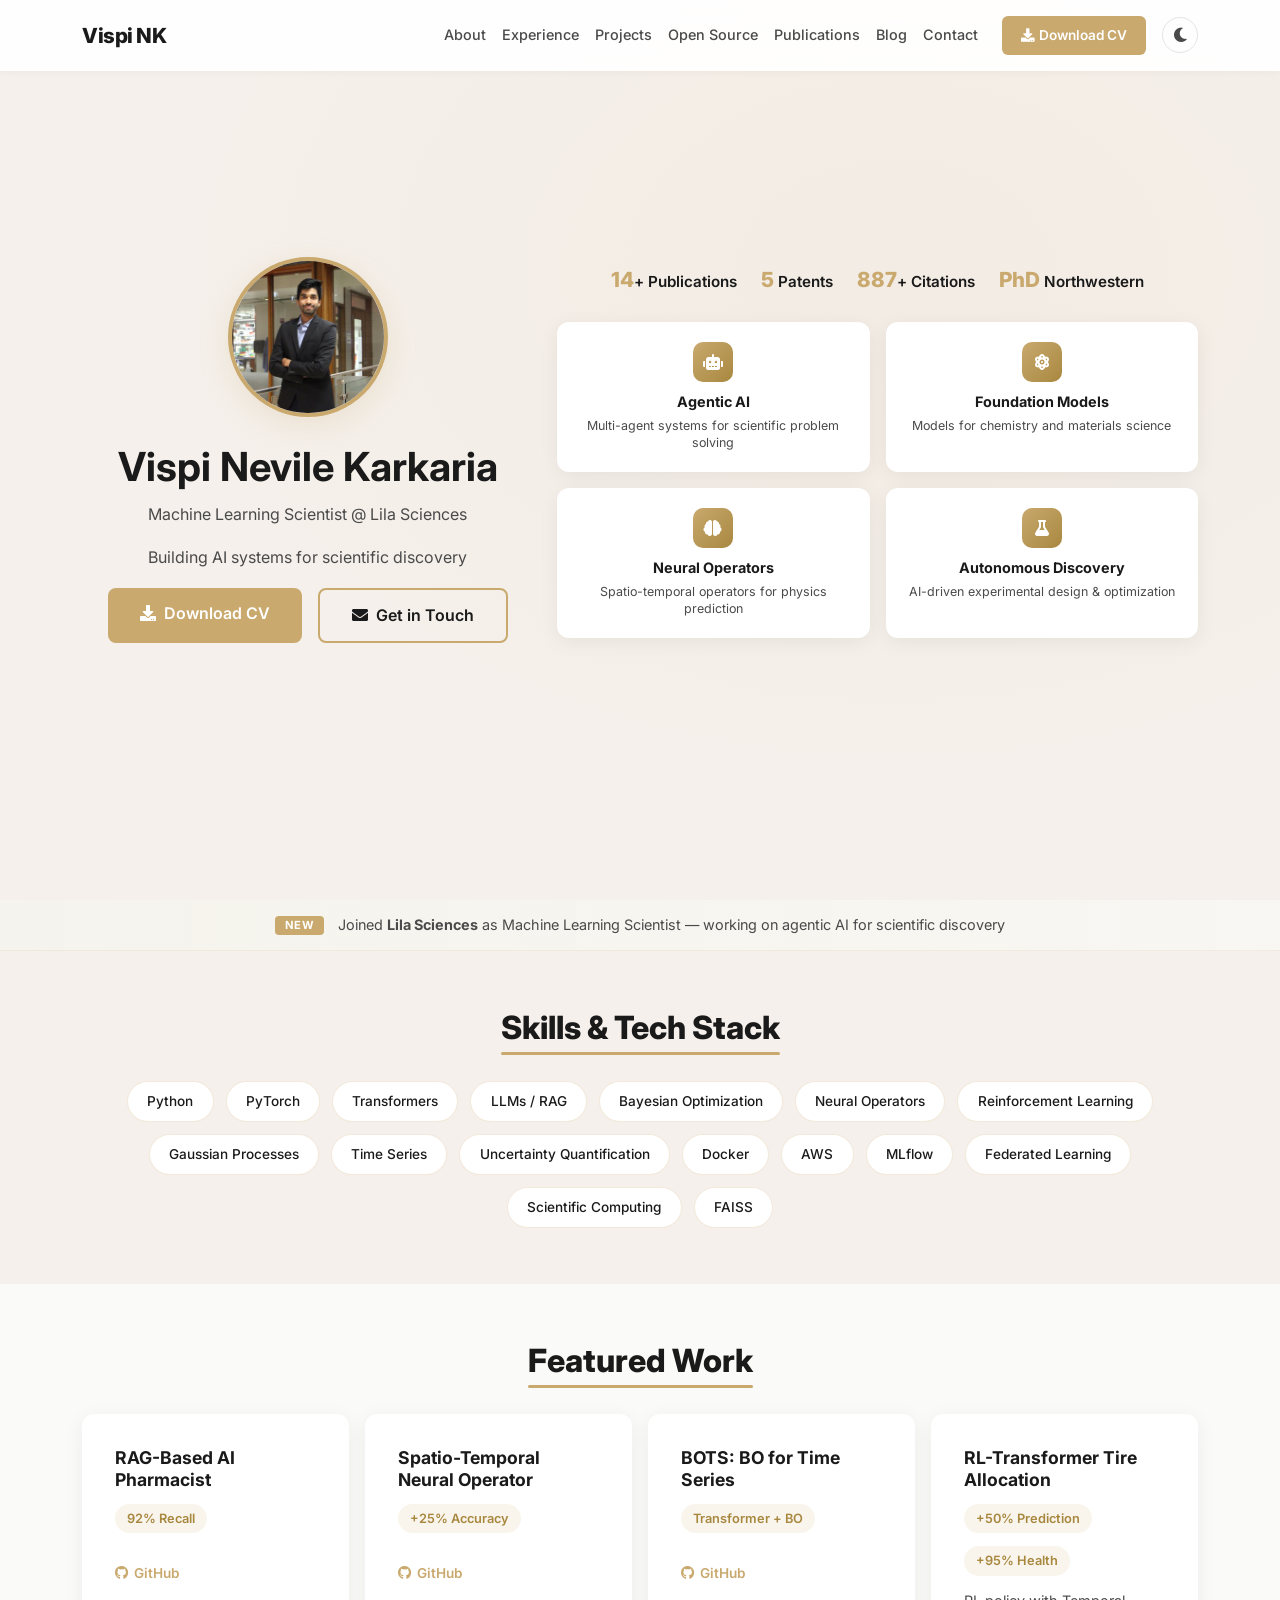
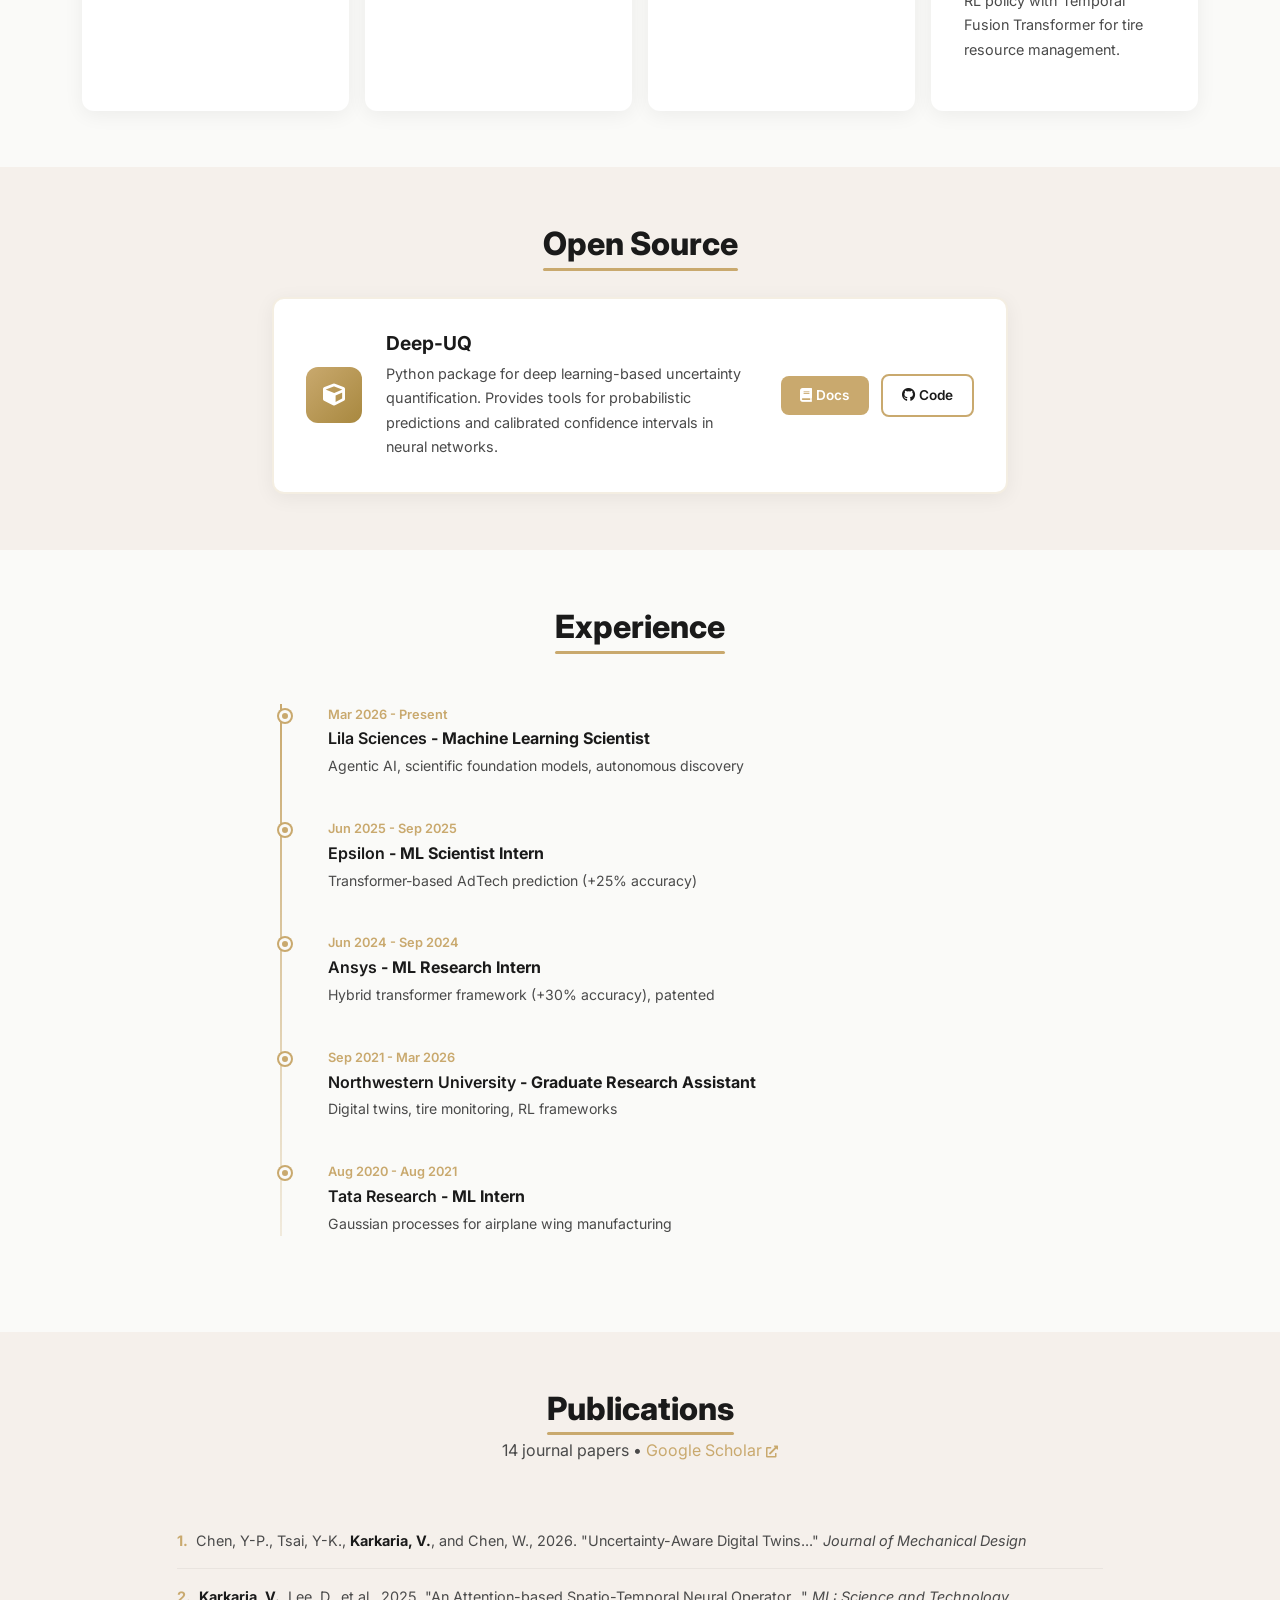
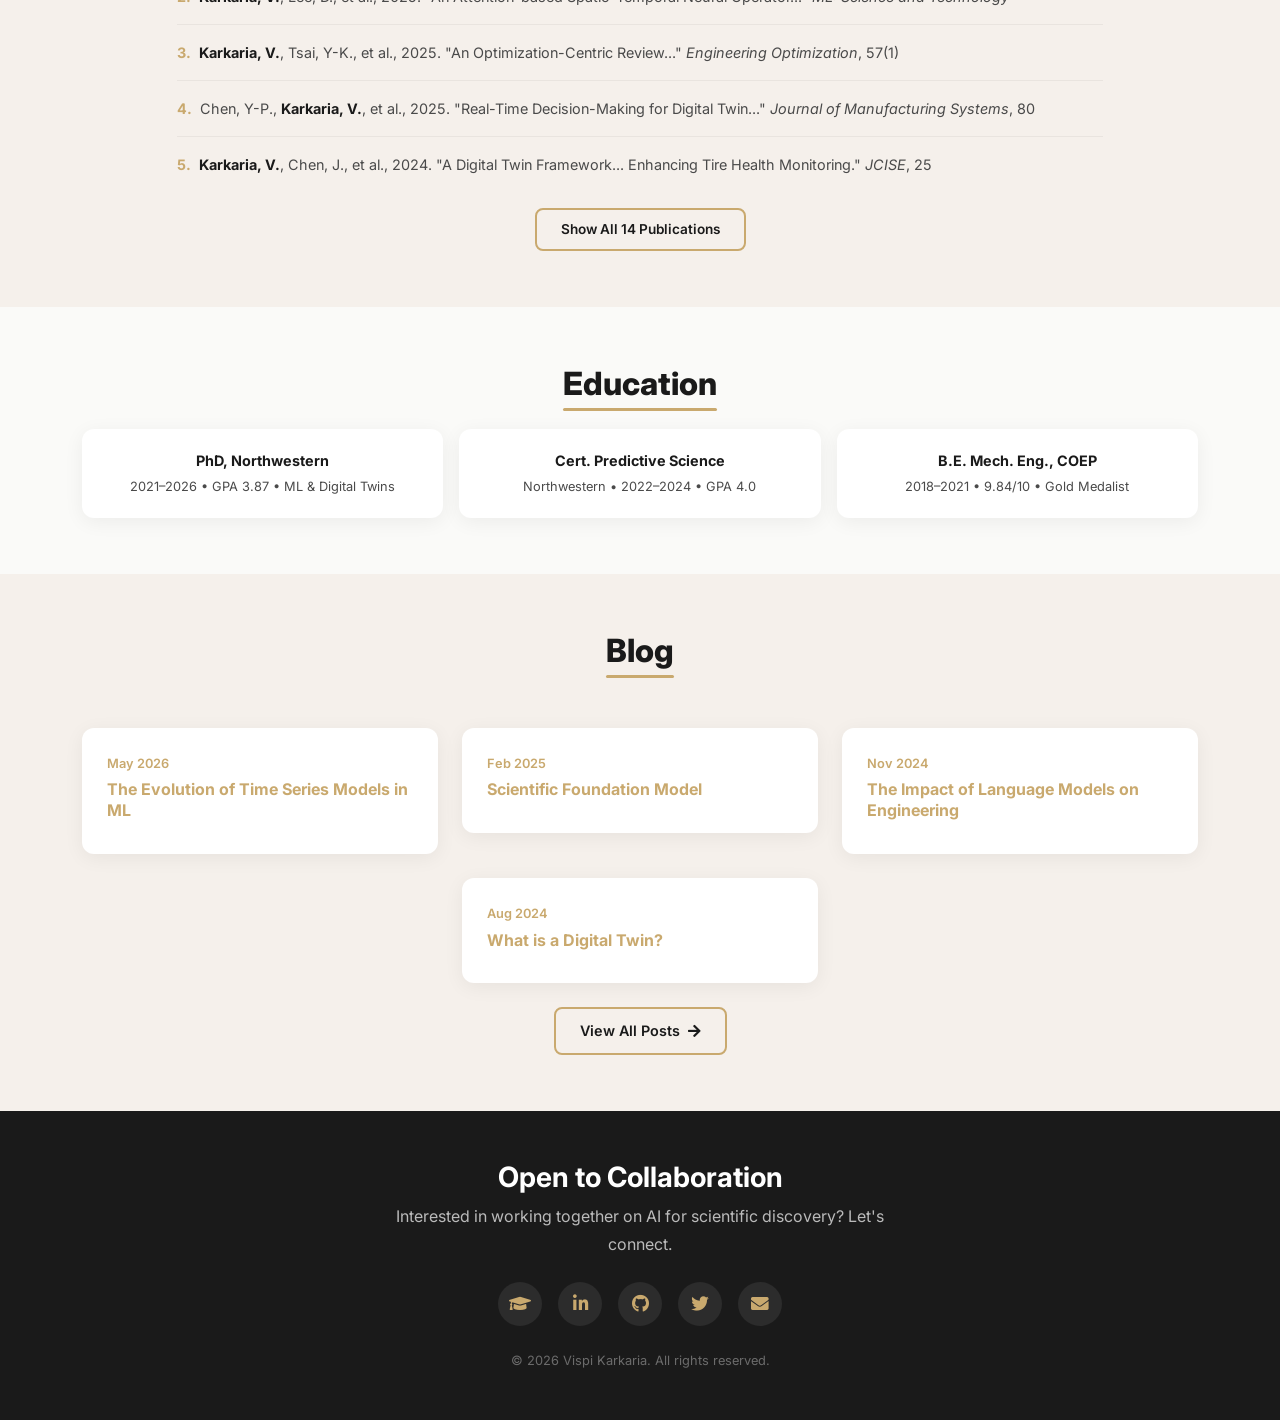
<file: index.html>
<!DOCTYPE html>
<html lang="en">
<head>
  <meta charset="utf-8" />
  <meta name="viewport" content="width=device-width, initial-scale=1" />
  <title>Vispi Karkaria | Machine Learning Scientist</title>
  <meta name="description" content="Machine Learning Scientist at Lila Sciences. PhD from Northwestern. Building AI systems for scientific discovery — agentic AI, foundation models, neural operators." />
  <meta name="author" content="Vispi Nevile Karkaria" />
  <meta name="keywords" content="Machine Learning, AI Scientist, Deep Learning, Digital Twins, Neural Operators, Scientific ML, Bayesian Optimization" />

  <!-- Open Graph -->
  <meta property="og:title" content="Vispi Karkaria | Machine Learning Scientist" />
  <meta property="og:description" content="Building AI systems for scientific discovery — agentic AI, foundation models, neural operators, autonomous discovery." />
  <meta property="og:type" content="website" />
  <meta property="og:url" content="https://vispikarkaria.github.io" />
  <meta property="og:image" content="https://vispikarkaria.github.io/assets/img/Personal_Photo.jpeg" />

  <!-- Twitter Card -->
  <meta name="twitter:card" content="summary" />
  <meta name="twitter:site" content="@VispiKarkaria3" />
  <meta name="twitter:title" content="Vispi Karkaria | Machine Learning Scientist" />
  <meta name="twitter:description" content="Building AI systems for scientific discovery at Lila Sciences." />
  <meta name="twitter:image" content="https://vispikarkaria.github.io/assets/img/Personal_Photo.jpeg" />

  <!-- Structured Data -->
  <script type="application/ld+json">
  {
    "@context": "https://schema.org",
    "@type": "Person",
    "name": "Vispi Nevile Karkaria",
    "jobTitle": "Machine Learning Scientist",
    "worksFor": {"@type": "Organization", "name": "Lila Sciences"},
    "alumniOf": {"@type": "CollegeOrUniversity", "name": "Northwestern University"},
    "url": "https://vispikarkaria.github.io",
    "sameAs": [
      "https://www.linkedin.com/in/vispi-karkaria",
      "https://github.com/Vispikarkaria",
      "https://scholar.google.com/citations?user=6ZxujUkAAAAJ"
    ]
  }
  </script>

  <!-- Favicon -->
  <link rel="icon" type="image/svg+xml" href="assets/img/favicon.svg" />

  <link href="https://cdn.jsdelivr.net/npm/bootstrap@5.3.2/dist/css/bootstrap.min.css" rel="stylesheet" />
  <link href="https://cdnjs.cloudflare.com/ajax/libs/font-awesome/5.15.4/css/all.min.css" rel="stylesheet" />
  <link href="https://fonts.googleapis.com/css2?family=Inter:wght@400;500;600;700;800&display=swap" rel="stylesheet" />
  <link href="assets/css/style.css" rel="stylesheet" />
</head>
<body>

<!-- Navbar -->
<nav class="navbar navbar-expand-lg navbar-custom fixed-top">
  <div class="container">
    <a class="navbar-brand" href="#">Vispi NK</a>
    <button class="navbar-toggler border-0" type="button" data-bs-toggle="collapse" data-bs-target="#navMenu">
      <span class="navbar-toggler-icon"></span>
    </button>
    <div class="collapse navbar-collapse" id="navMenu">
      <ul class="navbar-nav ms-auto me-3">
        <li class="nav-item"><a class="nav-link" href="#about">About</a></li>
        <li class="nav-item"><a class="nav-link" href="#experience">Experience</a></li>
        <li class="nav-item"><a class="nav-link" href="#projects">Projects</a></li>
        <li class="nav-item"><a class="nav-link" href="#opensource">Open Source</a></li>
        <li class="nav-item"><a class="nav-link" href="#publications">Publications</a></li>
        <li class="nav-item"><a class="nav-link" href="#blog">Blog</a></li>
        <li class="nav-item"><a class="nav-link" href="#contact">Contact</a></li>
      </ul>
      <a href="assets/cv/cv.pdf" class="btn-cv" target="_blank"><i class="fas fa-download me-1"></i>Download CV</a>
      <button class="dark-toggle ms-3" id="darkToggle" aria-label="Toggle dark mode"><i class="fas fa-moon"></i></button>
    </div>
  </div>
</nav>

<!-- Hero -->
<section class="hero" id="hero">
  <div class="container">
    <div class="row align-items-center hero-row">
      <div class="col-lg-5 text-center">
        <img src="assets/img/Personal_Photo.jpeg" alt="Vispi Karkaria" class="hero-photo">
        <h1>Vispi Nevile Karkaria</h1>
        <p class="subtitle">Machine Learning Scientist @ Lila Sciences</p>
        <p class="tagline">Building AI systems for scientific discovery</p>
        <div class="hero-buttons">
          <a href="assets/cv/cv.pdf" class="btn-primary-custom" target="_blank"><i class="fas fa-download me-2"></i>Download CV</a>
          <a href="#contact" class="btn-outline-custom"><i class="fas fa-envelope me-2"></i>Get in Touch</a>
        </div>
      </div>
      <div class="col-lg-7">
        <div class="metrics-strip mb-4">
          <div class="metric-item"><span class="counter" data-target="14">0</span>+ Publications</div>
          <div class="metric-item"><span class="counter" data-target="5">0</span> Patents</div>
          <div class="metric-item"><span class="counter" data-target="887">0</span>+ Citations</div>
          <div class="metric-item"><span style="color:var(--accent);font-size:1.3rem;font-weight:800;">PhD</span> Northwestern</div>
        </div>
        <div class="row g-3">
          <div class="col-6">
            <div class="card-custom compact">
              <div class="icon"><i class="fas fa-robot"></i></div>
              <h4>Agentic AI</h4>
              <p>Multi-agent systems for scientific problem solving</p>
            </div>
          </div>
          <div class="col-6">
            <div class="card-custom compact">
              <div class="icon"><i class="fas fa-atom"></i></div>
              <h4>Foundation Models</h4>
              <p>Models for chemistry and materials science</p>
            </div>
          </div>
          <div class="col-6">
            <div class="card-custom compact">
              <div class="icon"><i class="fas fa-brain"></i></div>
              <h4>Neural Operators</h4>
              <p>Spatio-temporal operators for physics prediction</p>
            </div>
          </div>
          <div class="col-6">
            <div class="card-custom compact">
              <div class="icon"><i class="fas fa-flask"></i></div>
              <h4>Autonomous Discovery</h4>
              <p>AI-driven experimental design & optimization</p>
            </div>
          </div>
        </div>
      </div>
    </div>
  </div>
</section>

<!-- News Banner -->
<div class="news-banner reveal">
  <div class="container">
    <span class="news-badge">New</span>
    <span>Joined <strong>Lila Sciences</strong> as Machine Learning Scientist — working on agentic AI for scientific discovery</span>
  </div>
</div>

<!-- Skills -->
<section id="about">
  <div class="container">
    <div class="text-center mb-4">
      <h2 class="section-title reveal">Skills & Tech Stack</h2>
    </div>
    <div class="skills-grid reveal">
      <div class="skill-tag">Python</div>
      <div class="skill-tag">PyTorch</div>
      <div class="skill-tag">Transformers</div>
      <div class="skill-tag">LLMs / RAG</div>
      <div class="skill-tag">Bayesian Optimization</div>
      <div class="skill-tag">Neural Operators</div>
      <div class="skill-tag">Reinforcement Learning</div>
      <div class="skill-tag">Gaussian Processes</div>
      <div class="skill-tag">Time Series</div>
      <div class="skill-tag">Uncertainty Quantification</div>
      <div class="skill-tag">Docker</div>
      <div class="skill-tag">AWS</div>
      <div class="skill-tag">MLflow</div>
      <div class="skill-tag">Federated Learning</div>
      <div class="skill-tag">Scientific Computing</div>
      <div class="skill-tag">FAISS</div>
    </div>
  </div>
</section>

<!-- Featured Work + Packages (merged) -->
<section id="projects">
  <div class="container">
    <div class="text-center mb-4">
      <h2 class="section-title reveal">Featured Work</h2>
    </div>
    <div class="row g-3">
      <div class="col-md-6 col-lg-3 reveal">
        <div class="project-card">
          <h4>RAG-Based AI Pharmacist</h4>
          <div><span class="metric-badge">92% Recall</span></div>
          <a href="https://github.com/Vispikarkaria/AI-Pharmacist" class="github-link" target="_blank"><i class="fab fa-github"></i> GitHub</a>
        </div>
      </div>
      <div class="col-md-6 col-lg-3 reveal">
        <div class="project-card">
          <h4>Spatio-Temporal Neural Operator</h4>
          <div><span class="metric-badge">+25% Accuracy</span></div>
          <a href="https://github.com/Vispikarkaria/ASNO" class="github-link" target="_blank"><i class="fab fa-github"></i> GitHub</a>
        </div>
      </div>
      <div class="col-md-6 col-lg-3 reveal">
        <div class="project-card">
          <h4>BOTS: BO for Time Series</h4>
          <div><span class="metric-badge">Transformer + BO</span></div>
          <a href="https://github.com/Vispikarkaria/Bayesian-Optimization-for-Time-Series-Process-Optimization-" class="github-link" target="_blank"><i class="fab fa-github"></i> GitHub</a>
        </div>
      </div>
      <div class="col-md-6 col-lg-3 reveal">
        <div class="project-card">
          <h4>RL-Transformer Tire Allocation</h4>
          <div><span class="metric-badge">+50% Prediction</span><span class="metric-badge">+95% Health</span></div>
          <p>RL policy with Temporal Fusion Transformer for tire resource management.</p>
        </div>
      </div>
    </div>
  </div>
</section>

<!-- Open Source -->
<section id="opensource">
  <div class="container">
    <div class="text-center mb-4">
      <h2 class="section-title reveal">Open Source</h2>
    </div>
    <div class="row justify-content-center">
      <div class="col-lg-8 reveal">
        <div class="opensource-card">
          <div class="row align-items-center">
            <div class="col-auto">
              <div class="icon"><i class="fas fa-cube"></i></div>
            </div>
            <div class="col">
              <h4>Deep-UQ</h4>
              <p>Python package for deep learning-based uncertainty quantification. Provides tools for probabilistic predictions and calibrated confidence intervals in neural networks.</p>
            </div>
            <div class="col-auto">
              <a href="https://vispikarkaria.github.io/Deep-UQ/" class="btn-primary-custom" target="_blank" style="font-size:0.85rem;padding:0.5rem 1.2rem;"><i class="fas fa-book me-1"></i>Docs</a>
              <a href="https://github.com/Vispikarkaria/Deep-UQ" class="btn-outline-custom ms-2" target="_blank" style="font-size:0.85rem;padding:0.5rem 1.2rem;"><i class="fab fa-github me-1"></i>Code</a>
            </div>
          </div>
        </div>
      </div>
    </div>
  </div>
</section>

<!-- Experience Timeline -->
<section id="experience">
  <div class="container">
    <div class="text-center mb-5">
      <h2 class="section-title reveal">Experience</h2>
    </div>
    <div class="row justify-content-center">
      <div class="col-lg-8">
        <div class="timeline reveal">
          <div class="timeline-item">
            <div class="date">Mar 2026 - Present</div>
            <h4><span class="company">Lila Sciences</span> - Machine Learning Scientist</h4>
            <p>Agentic AI, scientific foundation models, autonomous discovery</p>
          </div>
          <div class="timeline-item">
            <div class="date">Jun 2025 - Sep 2025</div>
            <h4><span class="company">Epsilon</span> - ML Scientist Intern</h4>
            <p>Transformer-based AdTech prediction (+25% accuracy)</p>
          </div>
          <div class="timeline-item">
            <div class="date">Jun 2024 - Sep 2024</div>
            <h4><span class="company">Ansys</span> - ML Research Intern</h4>
            <p>Hybrid transformer framework (+30% accuracy), patented</p>
          </div>
          <div class="timeline-item">
            <div class="date">Sep 2021 - Mar 2026</div>
            <h4><span class="company">Northwestern University</span> - Graduate Research Assistant</h4>
            <p>Digital twins, tire monitoring, RL frameworks</p>
          </div>
          <div class="timeline-item">
            <div class="date">Aug 2020 - Aug 2021</div>
            <h4><span class="company">Tata Research</span> - ML Intern</h4>
            <p>Gaussian processes for airplane wing manufacturing</p>
          </div>
        </div>
      </div>
    </div>
  </div>
</section>

<!-- Publications (condensed) -->
<section id="publications">
  <div class="container">
    <div class="text-center mb-3">
      <h2 class="section-title reveal">Publications</h2>
      <p class="section-subtitle">14 journal papers &bull; <a href="https://scholar.google.com/citations?user=6ZxujUkAAAAJ&hl=en" target="_blank">Google Scholar <i class="fas fa-external-link-alt" style="font-size:0.75rem"></i></a></p>
    </div>
    <div class="row justify-content-center">
      <div class="col-lg-10 reveal">
        <ol class="pub-list">
          <li>Chen, Y-P., Tsai, Y-K., <span class="author-highlight">Karkaria, V.</span>, and Chen, W., 2026. "Uncertainty-Aware Digital Twins..." <em>Journal of Mechanical Design</em></li>
          <li><span class="author-highlight">Karkaria, V.</span>, Lee, D., et al., 2025. "An Attention-based Spatio-Temporal Neural Operator..." <em>ML: Science and Technology</em></li>
          <li><span class="author-highlight">Karkaria, V.</span>, Tsai, Y-K., et al., 2025. "An Optimization-Centric Review..." <em>Engineering Optimization</em>, 57(1)</li>
          <li>Chen, Y-P., <span class="author-highlight">Karkaria, V.</span>, et al., 2025. "Real-Time Decision-Making for Digital Twin..." <em>Journal of Manufacturing Systems</em>, 80</li>
          <li><span class="author-highlight">Karkaria, V.</span>, Chen, J., et al., 2024. "A Digital Twin Framework... Enhancing Tire Health Monitoring." <em>JCISE</em>, 25</li>
        </ol>
        <div class="pub-list-hidden" id="morePubs" style="display:none;">
          <ol class="pub-list" start="6">
            <li>Zemskov et al., 2024. "Security and Privacy of Digital Twins..." <em>arXiv:2412.13939</em></li>
            <li>Dewberry et al., 2025. "A Real-Time VR-Enabled Digital Twin Framework..." <em>Manufacturing Letters</em>, 44</li>
            <li><span class="author-highlight">Karkaria, V.</span>, et al., 2024. "Towards a Digital Twin Framework in AM..." <em>Journal of Manufacturing Systems</em>, 75</li>
            <li><span class="author-highlight">Karkaria, V.</span>, et al., 2023. "A Machine Learning Based Tire Life Prediction..." <em>Journal of Mechanical Design</em></li>
            <li>van Beek, A., <span class="author-highlight">Karkaria, V. N.</span>, and Chen, W., 2023. "Digital Twins for the Designs of Systems..." <em>Structural and Multidisciplinary Optimization</em>, 66(3)</li>
            <li>Jha, D., <span class="author-highlight">Karkaria, V. N.</span>, et al., 2022. "Statistical Modeling of Hybrid Supercapacitor." <em>Journal of Energy Storage</em>, 46</li>
            <li><span class="author-highlight">Karkaria, V. N.</span>, et al., 2021. "Statistical Analysis Of Electrode-Electrolyte-Separator..." <em>Turkish J. of Computer and Mathematics Education</em></li>
            <li>Godse, L. S., <span class="author-highlight">Karkaria, V. N.</span>, et al., 2020. "Process Based Modeling of Nylon Separator Supercapacitor." <em>Energy Storage</em></li>
            <li>Kokate, V. L., <span class="author-highlight">Karkaria, V. N.</span>, et al., 2020. "Implementation of Design of Experiments for E-Rickshaw Range Prediction." <em>JARDCS</em></li>
          </ol>
        </div>
        <div class="text-center mt-3">
          <button class="btn-outline-custom" style="font-size:0.85rem;padding:0.5rem 1.5rem;" onclick="document.getElementById('morePubs').style.display=this.dataset.open?'none':'block';this.dataset.open=this.dataset.open?'':'1';this.innerHTML=this.dataset.open?'Show Less':'Show All 14 Publications';">Show All 14 Publications</button>
        </div>
      </div>
    </div>
  </div>
</section>

<!-- Education (compact row) -->
<section id="education">
  <div class="container">
    <div class="text-center mb-3">
      <h2 class="section-title reveal">Education</h2>
    </div>
    <div class="row g-3 justify-content-center reveal">
      <div class="col-md-4">
        <div class="edu-card compact">
          <div class="degree">PhD, Northwestern</div>
          <div class="details">2021–2026 • GPA 3.87 • ML & Digital Twins</div>
        </div>
      </div>
      <div class="col-md-4">
        <div class="edu-card compact">
          <div class="degree">Cert. Predictive Science</div>
          <div class="details">Northwestern • 2022–2024 • GPA 4.0</div>
        </div>
      </div>
      <div class="col-md-4">
        <div class="edu-card compact">
          <div class="degree">B.E. Mech. Eng., COEP</div>
          <div class="details">2018–2021 • 9.84/10 • Gold Medalist</div>
        </div>
      </div>
    </div>
  </div>
</section>

<!-- Blog -->
<section id="blog">
  <div class="container">
    <div class="text-center mb-5">
      <h2 class="section-title reveal">Blog</h2>
    </div>
    <div class="row g-4 justify-content-center">
      <div class="col-md-4 reveal">
        <div class="blog-card">
          <div class="date">May 2026</div>
          <h5><a href="blogs/The Evolution of Time Series Models in Machine Learning.html">The Evolution of Time Series Models in ML</a></h5>
        </div>
      </div>
      <div class="col-md-4 reveal">
        <div class="blog-card">
          <div class="date">Feb 2025</div>
          <h5><a href="blogs/Scientific Foundation Model.html">Scientific Foundation Model</a></h5>
        </div>
      </div>
      <div class="col-md-4 reveal">
        <div class="blog-card">
          <div class="date">Nov 2024</div>
          <h5><a href="blogs/The Impact of Language Models on Engineering: A Technical Analysis.html">The Impact of Language Models on Engineering</a></h5>
        </div>
      </div>
      <div class="col-md-4 reveal">
        <div class="blog-card">
          <div class="date">Aug 2024</div>
          <h5><a href="blogs/What is a Digital Twin.html">What is a Digital Twin?</a></h5>
        </div>
      </div>
    </div>
    <div class="text-center mt-4 reveal">
      <a href="blog.html" class="btn-outline-custom" style="font-size:0.9rem;padding:0.6rem 1.5rem;">View All Posts <i class="fas fa-arrow-right ms-1"></i></a>
    </div>
  </div>
</section>

<!-- Footer / Contact -->
<footer class="footer" id="contact">
  <div class="container text-center">
    <h3 class="mb-2">Open to Collaboration</h3>
    <p class="mb-3" style="max-width:500px;margin:0 auto;">Interested in working together on AI for scientific discovery? Let's connect.</p>
    <div class="social-links justify-content-center">
      <a href="https://scholar.google.com/citations?user=6ZxujUkAAAAJ&hl=en" target="_blank" title="Google Scholar"><i class="fas fa-graduation-cap"></i></a>
      <a href="https://www.linkedin.com/in/vispi-karkaria" target="_blank" title="LinkedIn"><i class="fab fa-linkedin-in"></i></a>
      <a href="https://github.com/Vispikarkaria" target="_blank" title="GitHub"><i class="fab fa-github"></i></a>
      <a href="https://x.com/VispiKarkaria3" target="_blank" title="X"><i class="fab fa-twitter"></i></a>
      <a href="mailto:vispikarkaria127@gmail.com" title="Email"><i class="fas fa-envelope"></i></a>
    </div>
    <p class="mt-4" style="font-size:0.8rem;opacity:0.5;">&copy; 2026 Vispi Karkaria. All rights reserved.</p>
  </div>
</footer>

<script src="https://cdn.jsdelivr.net/npm/bootstrap@5.3.2/dist/js/bootstrap.bundle.min.js"></script>
<script>
// Intersection Observer for reveal animations
const observer = new IntersectionObserver((entries) => {
  entries.forEach(entry => {
    if (entry.isIntersecting) {
      entry.target.classList.add('visible');
      // Counter animation for metrics
      if (entry.target.classList.contains('hero-content') || entry.target.closest('.hero')) {
        animateCounters();
      }
    }
  });
}, { threshold: 0.1 });

document.querySelectorAll('.reveal, .section-title').forEach(el => observer.observe(el));

// Counter animation
let countersAnimated = false;
function animateCounters() {
  if (countersAnimated) return;
  countersAnimated = true;
  document.querySelectorAll('.counter').forEach(counter => {
    const target = +counter.dataset.target;
    const duration = 1500;
    const start = performance.now();
    function update(now) {
      const progress = Math.min((now - start) / duration, 1);
      const eased = 1 - Math.pow(1 - progress, 3);
      counter.textContent = Math.floor(eased * target);
      if (progress < 1) requestAnimationFrame(update);
      else counter.textContent = target;
    }
    requestAnimationFrame(update);
  });
}

// Trigger counters when hero is visible
const heroObserver = new IntersectionObserver((entries) => {
  if (entries[0].isIntersecting) animateCounters();
}, { threshold: 0.3 });
heroObserver.observe(document.querySelector('.hero'));

// Active nav link on scroll
const sections = document.querySelectorAll('section[id], footer[id]');
window.addEventListener('scroll', () => {
  let current = '';
  sections.forEach(section => {
    if (window.scrollY >= section.offsetTop - 100) {
      current = section.getAttribute('id');
    }
  });
  document.querySelectorAll('.nav-link').forEach(link => {
    link.classList.toggle('active', link.getAttribute('href') === '#' + current);
  });
});

// Dark mode toggle
const toggle = document.getElementById('darkToggle');
const icon = toggle.querySelector('i');
function setDark(on) {
  document.body.classList.toggle('dark-mode', on);
  icon.className = on ? 'fas fa-sun' : 'fas fa-moon';
  localStorage.setItem('darkMode', on ? '1' : '0');
}
toggle.addEventListener('click', () => setDark(!document.body.classList.contains('dark-mode')));
if (localStorage.getItem('darkMode') === '1') setDark(true);
</script>
</body>
</html>
</file>
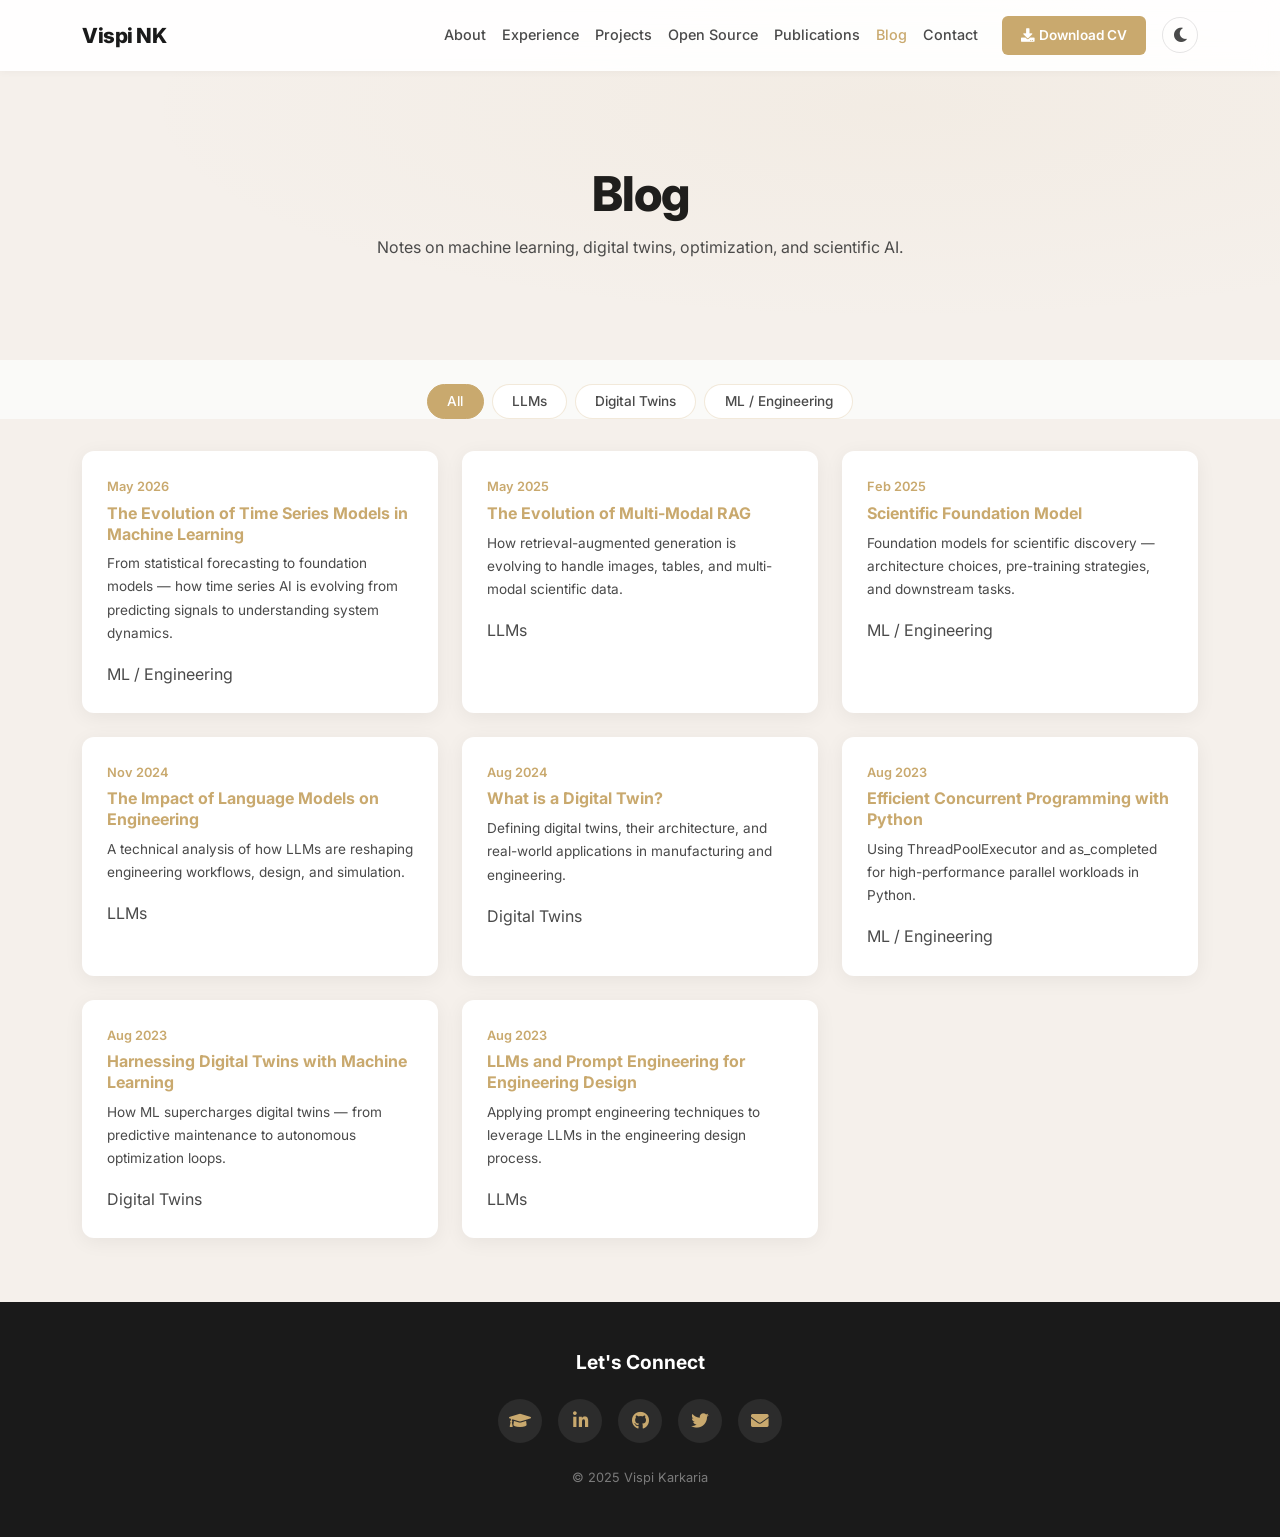
<file: blog.html>
<!DOCTYPE html>
<html lang="en">
<head>
  <meta charset="utf-8" />
  <meta name="viewport" content="width=device-width, initial-scale=1" />
  <title>Blog | Vispi Karkaria</title>
  <meta name="description" content="Blog posts on machine learning, digital twins, neural operators, and scientific AI by Vispi Karkaria." />

  <link rel="icon" type="image/svg+xml" href="assets/img/favicon.svg" />
  <link href="https://cdn.jsdelivr.net/npm/bootstrap@5.3.2/dist/css/bootstrap.min.css" rel="stylesheet" />
  <link href="https://cdnjs.cloudflare.com/ajax/libs/font-awesome/5.15.4/css/all.min.css" rel="stylesheet" />
  <link href="https://fonts.googleapis.com/css2?family=Inter:wght@400;500;600;700;800&display=swap" rel="stylesheet" />
  <link href="assets/css/style.css" rel="stylesheet" />
</head>
<body>

<!-- Navbar -->
<nav class="navbar navbar-expand-lg navbar-custom fixed-top">
  <div class="container">
    <a class="navbar-brand" href="index.html">Vispi NK</a>
    <button class="navbar-toggler border-0" type="button" data-bs-toggle="collapse" data-bs-target="#navMenu">
      <span class="navbar-toggler-icon"></span>
    </button>
    <div class="collapse navbar-collapse" id="navMenu">
      <ul class="navbar-nav ms-auto me-3">
        <li class="nav-item"><a class="nav-link" href="index.html#about">About</a></li>
        <li class="nav-item"><a class="nav-link" href="index.html#experience">Experience</a></li>
        <li class="nav-item"><a class="nav-link" href="index.html#projects">Projects</a></li>
        <li class="nav-item"><a class="nav-link" href="index.html#opensource">Open Source</a></li>
        <li class="nav-item"><a class="nav-link" href="index.html#publications">Publications</a></li>
        <li class="nav-item"><a class="nav-link active" href="blog.html">Blog</a></li>
        <li class="nav-item"><a class="nav-link" href="index.html#contact">Contact</a></li>
      </ul>
      <a href="assets/cv/cv.pdf" class="btn-cv" target="_blank"><i class="fas fa-download me-1"></i>Download CV</a>
      <button class="dark-toggle ms-3" id="darkToggle" aria-label="Toggle dark mode"><i class="fas fa-moon"></i></button>
    </div>
  </div>
</nav>

<!-- Page Header -->
<section class="hero" style="min-height:40vh;padding-top:120px;">
  <div class="container text-center">
    <h1 style="font-size:clamp(2rem,4vw,3rem);font-weight:800;letter-spacing:-1px;">Blog</h1>
    <p class="section-subtitle" style="margin-bottom:0;">Notes on machine learning, digital twins, optimization, and scientific AI.</p>
  </div>
</section>

<!-- Filters -->
<section style="padding:1.5rem 0 0;">
  <div class="container">
    <div class="d-flex justify-content-center gap-2 flex-wrap">
      <button class="btn filter-btn active" data-filter="all" type="button">All</button>
      <button class="btn filter-btn" data-filter="llm" type="button">LLMs</button>
      <button class="btn filter-btn" data-filter="digital-twin" type="button">Digital Twins</button>
      <button class="btn filter-btn" data-filter="ml" type="button">ML / Engineering</button>
    </div>
  </div>
</section>

<!-- Blog Grid -->
<section style="padding:2rem 0 4rem;">
  <div class="container">
    <div id="blogList" class="row g-4">

      <div class="col-md-6 col-lg-4 blog-item" data-date="2026-05-16" data-tags="ml">
        <div class="blog-card h-100">
          <div class="date">May 2026</div>
          <h5><a href="blogs/The Evolution of Time Series Models in Machine Learning.html">The Evolution of Time Series Models in Machine Learning</a></h5>
          <p style="font-size:0.85rem;color:var(--text-body);margin-top:0.5rem;">From statistical forecasting to foundation models — how time series AI is evolving from predicting signals to understanding system dynamics.</p>
          <span class="metric-badge" style="margin-top:0.8rem;">ML / Engineering</span>
        </div>
      </div>

      <div class="col-md-6 col-lg-4 blog-item" data-date="2025-05-10" data-tags="llm">
        <div class="blog-card h-100">
          <div class="date">May 2025</div>
          <h5><a href="blogs/The Evolution of Multi Modal RAG.html">The Evolution of Multi-Modal RAG</a></h5>
          <p style="font-size:0.85rem;color:var(--text-body);margin-top:0.5rem;">How retrieval-augmented generation is evolving to handle images, tables, and multi-modal scientific data.</p>
          <span class="metric-badge" style="margin-top:0.8rem;">LLMs</span>
        </div>
      </div>

      <div class="col-md-6 col-lg-4 blog-item" data-date="2025-02-26" data-tags="ml">
        <div class="blog-card h-100">
          <div class="date">Feb 2025</div>
          <h5><a href="blogs/Scientific Foundation Model.html">Scientific Foundation Model</a></h5>
          <p style="font-size:0.85rem;color:var(--text-body);margin-top:0.5rem;">Foundation models for scientific discovery — architecture choices, pre-training strategies, and downstream tasks.</p>
          <span class="metric-badge" style="margin-top:0.8rem;">ML / Engineering</span>
        </div>
      </div>

      <div class="col-md-6 col-lg-4 blog-item" data-date="2024-11-03" data-tags="llm">
        <div class="blog-card h-100">
          <div class="date">Nov 2024</div>
          <h5><a href="blogs/The Impact of Language Models on Engineering: A Technical Analysis.html">The Impact of Language Models on Engineering</a></h5>
          <p style="font-size:0.85rem;color:var(--text-body);margin-top:0.5rem;">A technical analysis of how LLMs are reshaping engineering workflows, design, and simulation.</p>
          <span class="metric-badge" style="margin-top:0.8rem;">LLMs</span>
        </div>
      </div>

      <div class="col-md-6 col-lg-4 blog-item" data-date="2024-08-07" data-tags="digital-twin">
        <div class="blog-card h-100">
          <div class="date">Aug 2024</div>
          <h5><a href="blogs/What is a Digital Twin.html">What is a Digital Twin?</a></h5>
          <p style="font-size:0.85rem;color:var(--text-body);margin-top:0.5rem;">Defining digital twins, their architecture, and real-world applications in manufacturing and engineering.</p>
          <span class="metric-badge" style="margin-top:0.8rem;">Digital Twins</span>
        </div>
      </div>

      <div class="col-md-6 col-lg-4 blog-item" data-date="2023-08-28" data-tags="ml">
        <div class="blog-card h-100">
          <div class="date">Aug 2023</div>
          <h5><a href="blogs/Efficient Concurrent Programming with Python's ThreadPoolExecutor and as_completed.html">Efficient Concurrent Programming with Python</a></h5>
          <p style="font-size:0.85rem;color:var(--text-body);margin-top:0.5rem;">Using ThreadPoolExecutor and as_completed for high-performance parallel workloads in Python.</p>
          <span class="metric-badge" style="margin-top:0.8rem;">ML / Engineering</span>
        </div>
      </div>

      <div class="col-md-6 col-lg-4 blog-item" data-date="2023-08-21" data-tags="digital-twin">
        <div class="blog-card h-100">
          <div class="date">Aug 2023</div>
          <h5><a href="blogs/Harnessing the Potential of Digital Twins with Machine Learning: Deciphering the Capabilities for the Future.html">Harnessing Digital Twins with Machine Learning</a></h5>
          <p style="font-size:0.85rem;color:var(--text-body);margin-top:0.5rem;">How ML supercharges digital twins — from predictive maintenance to autonomous optimization loops.</p>
          <span class="metric-badge" style="margin-top:0.8rem;">Digital Twins</span>
        </div>
      </div>

      <div class="col-md-6 col-lg-4 blog-item" data-date="2023-08-20" data-tags="llm">
        <div class="blog-card h-100">
          <div class="date">Aug 2023</div>
          <h5><a href="blogs/Leveraging Large Language Models and Prompt Engineering for Engineering Design.html">LLMs and Prompt Engineering for Engineering Design</a></h5>
          <p style="font-size:0.85rem;color:var(--text-body);margin-top:0.5rem;">Applying prompt engineering techniques to leverage LLMs in the engineering design process.</p>
          <span class="metric-badge" style="margin-top:0.8rem;">LLMs</span>
        </div>
      </div>

    </div>
  </div>
</section>

<!-- Footer -->
<footer class="footer" id="contact">
  <div class="container text-center">
    <h3 style="font-size:1.2rem;margin-bottom:1rem;">Let's Connect</h3>
    <div class="social-links">
      <a href="https://scholar.google.com/citations?user=6ZxujUkAAAAJ&hl=en" target="_blank" aria-label="Google Scholar"><i class="fas fa-graduation-cap"></i></a>
      <a href="https://www.linkedin.com/in/vispi-karkaria" target="_blank" aria-label="LinkedIn"><i class="fab fa-linkedin-in"></i></a>
      <a href="https://github.com/Vispikarkaria" target="_blank" aria-label="GitHub"><i class="fab fa-github"></i></a>
      <a href="https://x.com/VispiKarkaria3" target="_blank" aria-label="X"><i class="fab fa-twitter"></i></a>
      <a href="mailto:vispikarkaria127@gmail.com" aria-label="Email"><i class="fas fa-envelope"></i></a>
    </div>
    <p style="margin-top:1.5rem;font-size:0.8rem;opacity:0.6;">&copy; 2025 Vispi Karkaria</p>
  </div>
</footer>

<script src="https://cdn.jsdelivr.net/npm/bootstrap@5.3.2/dist/js/bootstrap.bundle.min.js"></script>
<script>
// Dark mode toggle
(function(){
  const toggle = document.getElementById('darkToggle');
  const icon = toggle.querySelector('i');
  if(localStorage.getItem('darkMode')==='true'){
    document.body.classList.add('dark-mode');
    icon.classList.replace('fa-moon','fa-sun');
  }
  toggle.addEventListener('click',()=>{
    document.body.classList.toggle('dark-mode');
    const dark = document.body.classList.contains('dark-mode');
    localStorage.setItem('darkMode', dark);
    icon.classList.replace(dark?'fa-moon':'fa-sun', dark?'fa-sun':'fa-moon');
  });
})();

// Filter by tag
(function(){
  const buttons = document.querySelectorAll('.filter-btn');
  const items = document.querySelectorAll('.blog-item');
  buttons.forEach(btn => {
    btn.addEventListener('click', () => {
      buttons.forEach(b => b.classList.remove('active'));
      btn.classList.add('active');
      const filter = btn.dataset.filter;
      items.forEach(item => {
        item.style.display = (filter === 'all' || item.dataset.tags === filter) ? '' : 'none';
      });
    });
  });
})();
</script>
</body>
</html>
</file>
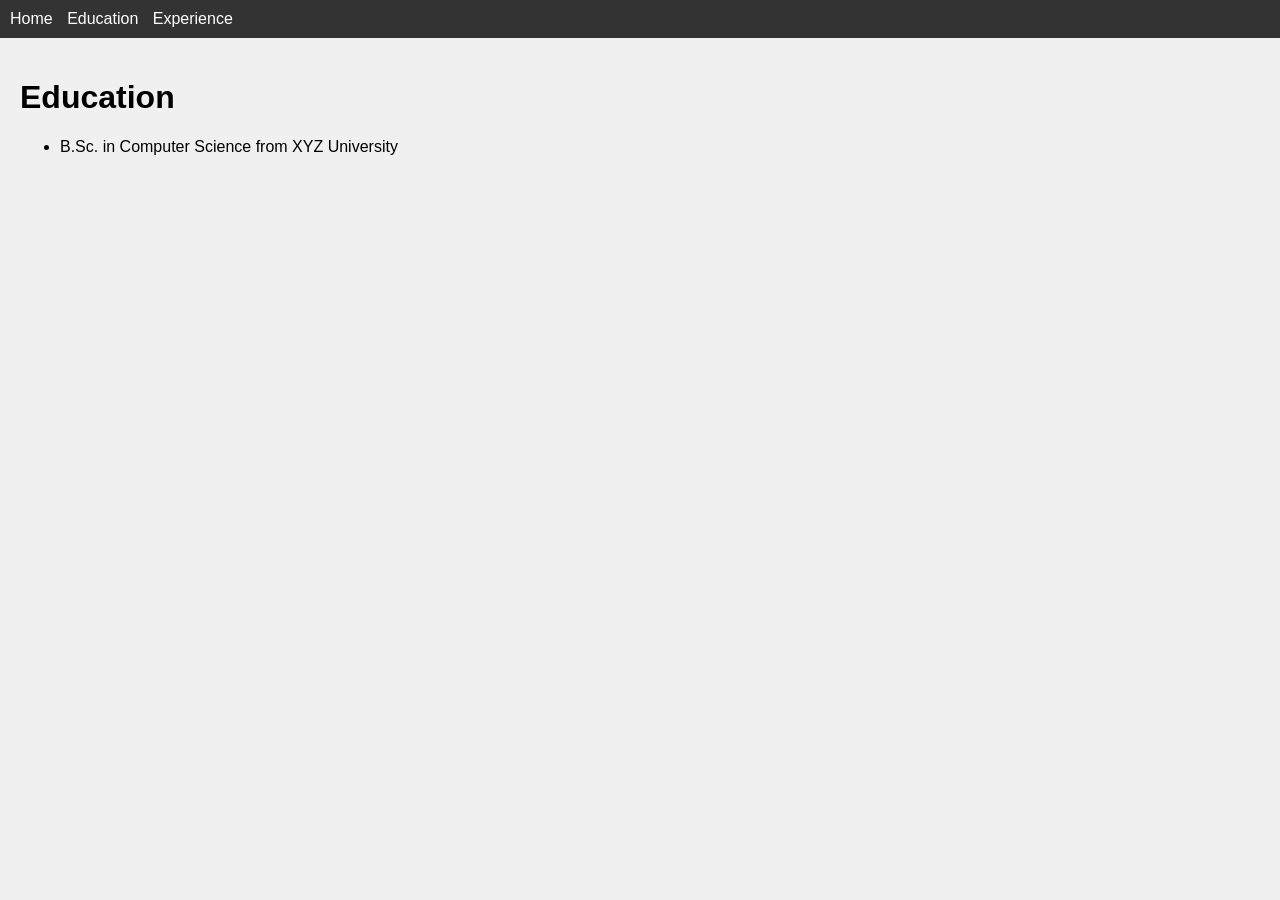
<file: education.html>
<!DOCTYPE html>
<html>
<head>
    <title>CV - Education</title>
    <style>
        body {
            font-family: Arial, sans-serif;
            margin: 0;
            padding: 0;
            background-color: #f0f0f0;
        }

        .nav {
            background-color: #333;
            color: white;
            padding: 10px;
        }

        .nav a {
            color: white;
            text-decoration: none;
            margin-right: 10px;
        }

        .content {
            padding: 20px;
        }
    </style>
</head>
<body>
    <div class="nav">
        <a href="index.html">Home</a>
        <a href="education.html">Education</a>
        <a href="experience.html">Experience</a>
    </div>
    <div class="content">
        <h1>Education</h1>
        <ul>
            <!-- Add your education details here. Example: -->
            <li>B.Sc. in Computer Science from XYZ University</li>
        </ul>
    </div>
</body>
</html>
</file>
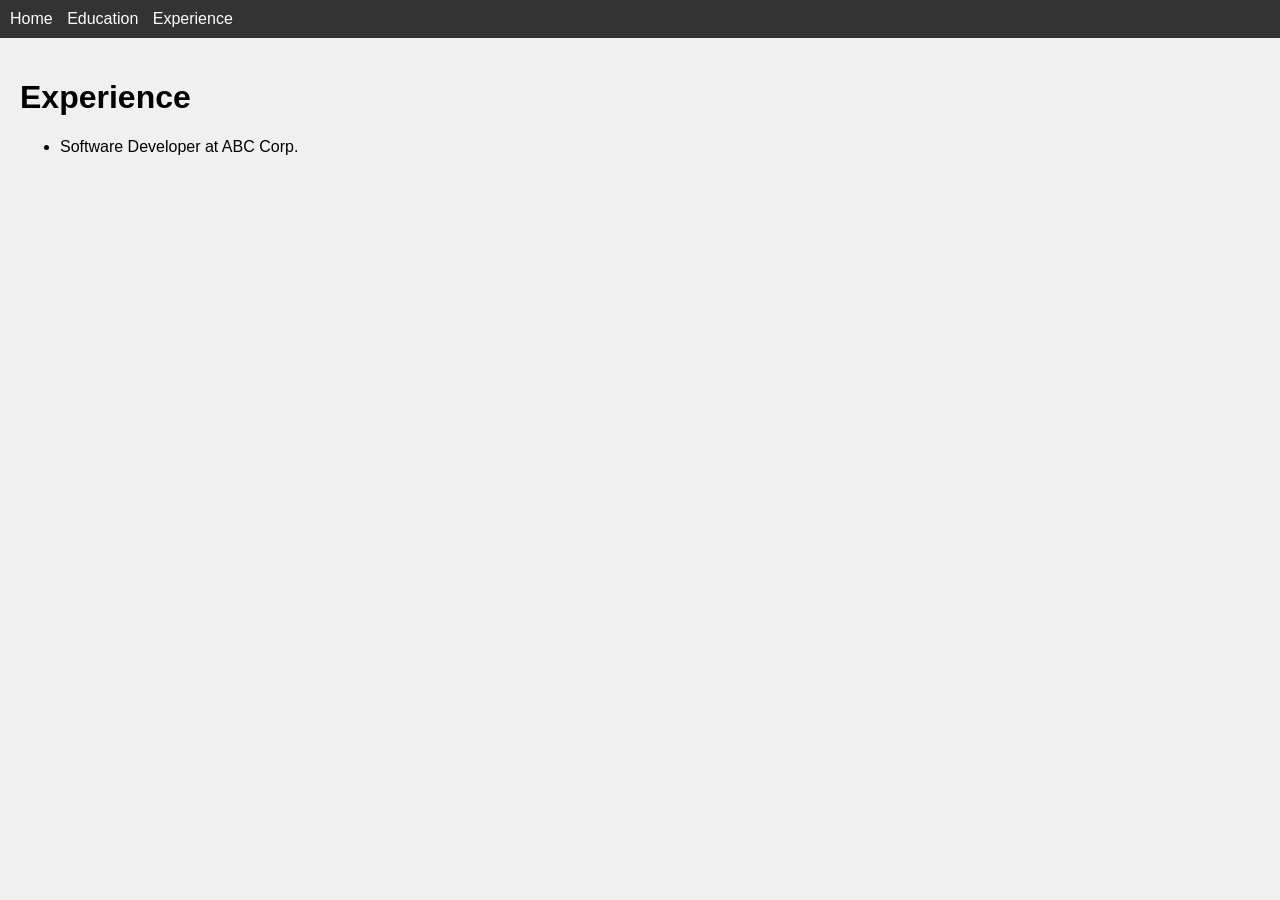
<file: experience.html>
<!DOCTYPE html>
<html>
<head>
    <title>CV - Experience</title>
    <style>
        body {
            font-family: Arial, sans-serif;
            margin: 0;
            padding: 0;
            background-color: #f0f0f0;
        }

        .nav {
            background-color: #333;
            color: white;
            padding: 10px;
        }

        .nav a {
            color: white;
            text-decoration: none;
            margin-right: 10px;
        }

        .content {
            padding: 20px;
        }
    </style>
</head>
<body>
    <div class="nav">
        <a href="index.html">Home</a>
        <a href="education.html">Education</a>
        <a href="experience.html">Experience</a>
    </div>
    <div class="content">
        <h1>Experience</h1>
        <ul>
            <!-- Add your experience details here. Example: -->
            <li>Software Developer at ABC Corp.</li>
        </ul>
    </div>
</body>
</html>
</file>
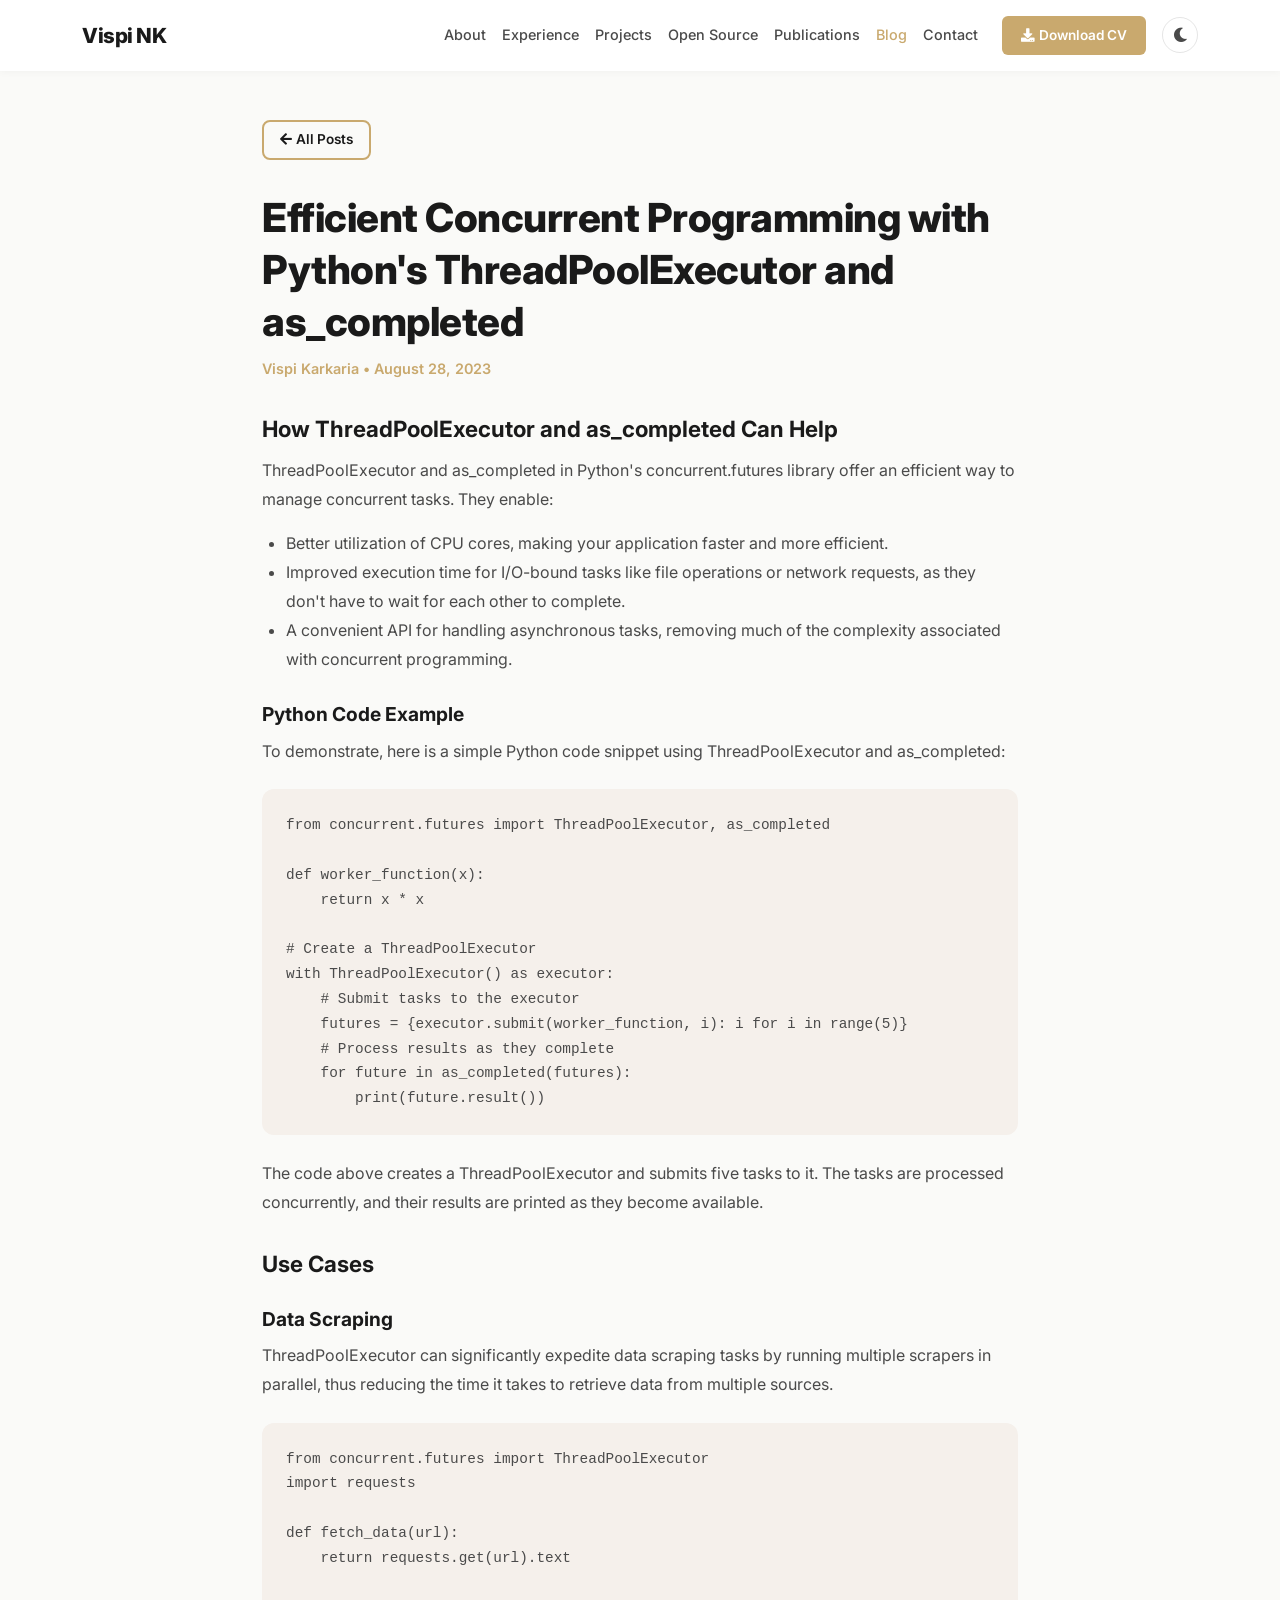
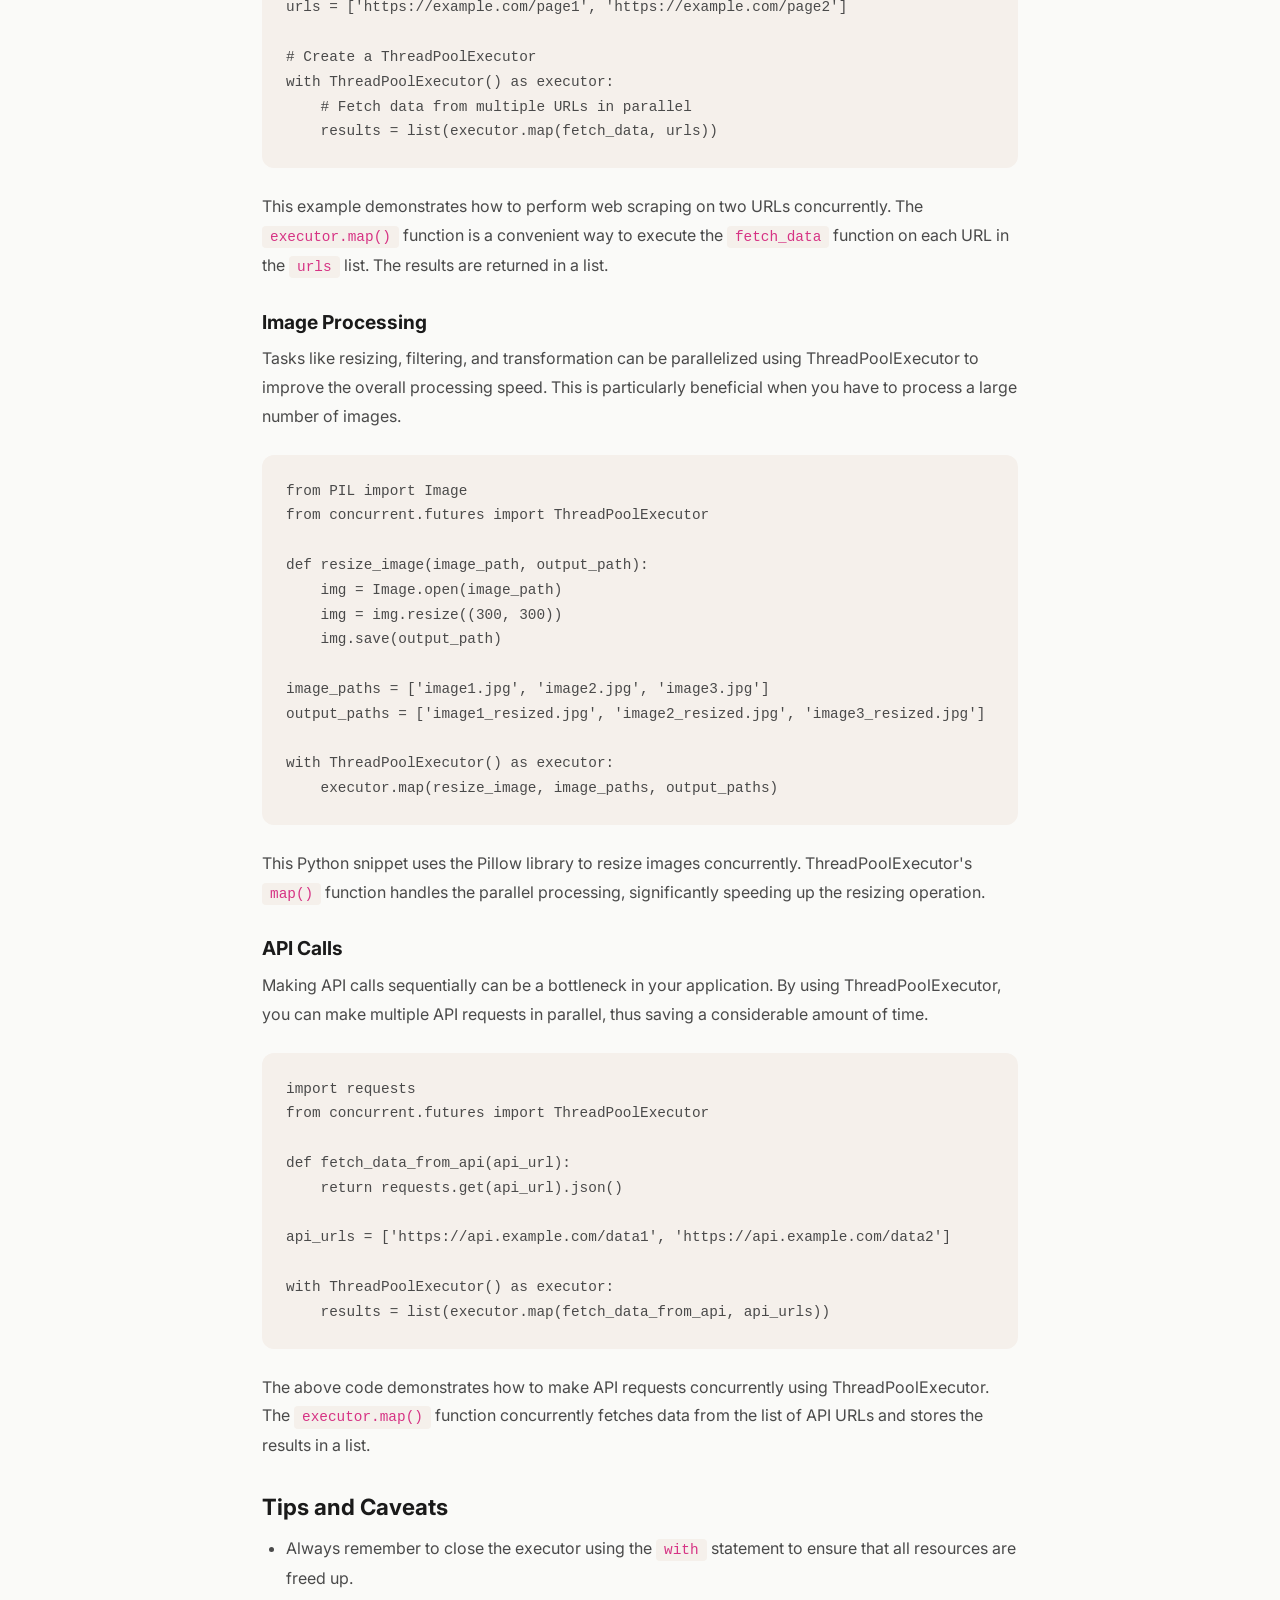
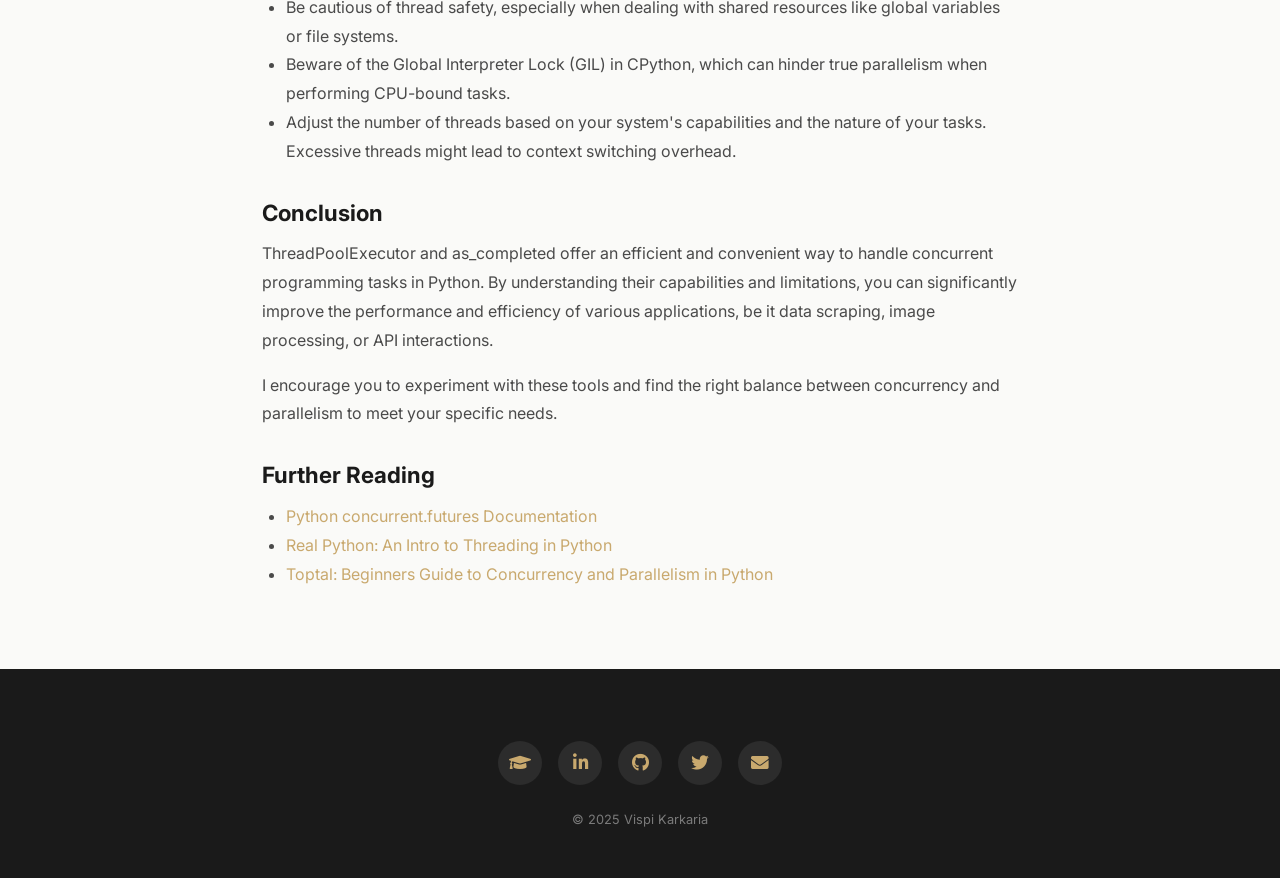
<file: blogs/Efficient Concurrent Programming with Python's ThreadPoolExecutor and as_completed.html>
<!DOCTYPE html>
<html lang="en">
<head>
  <meta charset="utf-8" />
  <meta name="viewport" content="width=device-width, initial-scale=1" />
  <title>Efficient Concurrent Programming with Python's ThreadPoolExecutor | Vispi Karkaria</title>
  <meta name="description" content="How to use Python's ThreadPoolExecutor and as_completed for efficient concurrent programming." />
  <link rel="icon" type="image/svg+xml" href="../assets/img/favicon.svg" />
  <link href="https://cdn.jsdelivr.net/npm/bootstrap@5.3.2/dist/css/bootstrap.min.css" rel="stylesheet" />
  <link href="https://cdnjs.cloudflare.com/ajax/libs/font-awesome/5.15.4/css/all.min.css" rel="stylesheet" />
  <link href="https://fonts.googleapis.com/css2?family=Inter:wght@400;500;600;700;800&display=swap" rel="stylesheet" />
  <link href="../assets/css/style.css" rel="stylesheet" />
  <style>
    .blog-article { max-width: 780px; margin: 0 auto; padding-top: 120px; padding-bottom: 4rem; }
    .blog-article h2 { font-size: 1.4rem; margin-top: 2rem; margin-bottom: 0.8rem; }
    .blog-article h3 { font-size: 1.2rem; margin-top: 1.8rem; margin-bottom: 0.6rem; }
    .blog-article p, .blog-article li { font-size: 1rem; line-height: 1.8; color: var(--text-body); }
    .blog-article ul, .blog-article ol { padding-left: 1.5rem; margin-bottom: 1rem; }
    .blog-article img { border-radius: var(--radius); box-shadow: var(--shadow); margin: 1.5rem 0; }
    .blog-article .lead { color: var(--accent); font-weight: 600; font-size: 0.9rem; }
    .blog-article code { background: var(--bg-alt); padding: 0.2rem 0.5rem; border-radius: 4px; font-size: 0.9rem; }
    .blog-article pre { background: var(--bg-alt); padding: 1.5rem; border-radius: var(--radius); overflow-x: auto; margin: 1.5rem 0; }
    .blog-article pre code { background: none; padding: 0; }
    body.dark-mode .blog-article p, body.dark-mode .blog-article li { color: #B0B0B0; }
    body.dark-mode .blog-article pre, body.dark-mode .blog-article code { background: #16213E; }
  </style>
</head>
<body>

<!-- Navbar -->
<nav class="navbar navbar-expand-lg navbar-custom fixed-top">
  <div class="container">
    <a class="navbar-brand" href="../index.html">Vispi NK</a>
    <button class="navbar-toggler border-0" type="button" data-bs-toggle="collapse" data-bs-target="#navMenu">
      <span class="navbar-toggler-icon"></span>
    </button>
    <div class="collapse navbar-collapse" id="navMenu">
      <ul class="navbar-nav ms-auto me-3">
        <li class="nav-item"><a class="nav-link" href="../index.html#about">About</a></li>
        <li class="nav-item"><a class="nav-link" href="../index.html#experience">Experience</a></li>
        <li class="nav-item"><a class="nav-link" href="../index.html#projects">Projects</a></li>
        <li class="nav-item"><a class="nav-link" href="../index.html#opensource">Open Source</a></li>
        <li class="nav-item"><a class="nav-link" href="../index.html#publications">Publications</a></li>
        <li class="nav-item"><a class="nav-link active" href="../blog.html">Blog</a></li>
        <li class="nav-item"><a class="nav-link" href="../index.html#contact">Contact</a></li>
      </ul>
      <a href="../assets/cv/cv.pdf" class="btn-cv" target="_blank"><i class="fas fa-download me-1"></i>Download CV</a>
      <button class="dark-toggle ms-3" id="darkToggle" aria-label="Toggle dark mode"><i class="fas fa-moon"></i></button>
    </div>
  </div>
</nav>

<article class="blog-article container">
  <a href="../blog.html" class="btn-outline-custom" style="font-size:0.85rem;padding:0.4rem 1rem;margin-bottom:2rem;display:inline-block;"><i class="fas fa-arrow-left me-1"></i>All Posts</a>
  <h1 style="font-size:clamp(1.8rem,4vw,2.5rem);font-weight:800;letter-spacing:-0.5px;margin-bottom:0.5rem;">Efficient Concurrent Programming with Python's ThreadPoolExecutor and as_completed</h1>
  <p class="lead">Vispi Karkaria &bull; August 28, 2023</p>

  <h2>How ThreadPoolExecutor and as_completed Can Help</h2>
  <p>ThreadPoolExecutor and as_completed in Python's concurrent.futures library offer an efficient way to manage concurrent tasks. They enable:</p>
  <ul>
    <li>Better utilization of CPU cores, making your application faster and more efficient.</li>
    <li>Improved execution time for I/O-bound tasks like file operations or network requests, as they don't have to wait for each other to complete.</li>
    <li>A convenient API for handling asynchronous tasks, removing much of the complexity associated with concurrent programming.</li>
  </ul>

  <h3>Python Code Example</h3>
  <p>To demonstrate, here is a simple Python code snippet using ThreadPoolExecutor and as_completed:</p>
  <pre><code>from concurrent.futures import ThreadPoolExecutor, as_completed

def worker_function(x):
    return x * x

# Create a ThreadPoolExecutor
with ThreadPoolExecutor() as executor:
    # Submit tasks to the executor
    futures = {executor.submit(worker_function, i): i for i in range(5)}
    # Process results as they complete
    for future in as_completed(futures):
        print(future.result())</code></pre>
  <p>The code above creates a ThreadPoolExecutor and submits five tasks to it. The tasks are processed concurrently, and their results are printed as they become available.</p>

  <h2>Use Cases</h2>
  <h3>Data Scraping</h3>
  <p>ThreadPoolExecutor can significantly expedite data scraping tasks by running multiple scrapers in parallel, thus reducing the time it takes to retrieve data from multiple sources.</p>

  <pre><code>from concurrent.futures import ThreadPoolExecutor
import requests

def fetch_data(url):
    return requests.get(url).text

urls = ['https://example.com/page1', 'https://example.com/page2']

# Create a ThreadPoolExecutor
with ThreadPoolExecutor() as executor:
    # Fetch data from multiple URLs in parallel
    results = list(executor.map(fetch_data, urls))</code></pre>
  <p>This example demonstrates how to perform web scraping on two URLs concurrently. The <code>executor.map()</code> function is a convenient way to execute the <code>fetch_data</code> function on each URL in the <code>urls</code> list. The results are returned in a list.</p>

  <h3>Image Processing</h3>
  <p>
    Tasks like resizing, filtering, and transformation can be parallelized using ThreadPoolExecutor to improve the overall processing speed. This is particularly beneficial when you have to process a large number of images.
  </p>

  <pre><code>from PIL import Image
from concurrent.futures import ThreadPoolExecutor

def resize_image(image_path, output_path):
    img = Image.open(image_path)
    img = img.resize((300, 300))
    img.save(output_path)

image_paths = ['image1.jpg', 'image2.jpg', 'image3.jpg']
output_paths = ['image1_resized.jpg', 'image2_resized.jpg', 'image3_resized.jpg']

with ThreadPoolExecutor() as executor:
    executor.map(resize_image, image_paths, output_paths)</code></pre>
  <p>This Python snippet uses the Pillow library to resize images concurrently. ThreadPoolExecutor's <code>map()</code> function handles the parallel processing, significantly speeding up the resizing operation.</p>

  <h3>API Calls</h3>
  <p>
    Making API calls sequentially can be a bottleneck in your application. By using ThreadPoolExecutor, you can make multiple API requests in parallel, thus saving a considerable amount of time.
  </p>

  <pre><code>import requests
from concurrent.futures import ThreadPoolExecutor

def fetch_data_from_api(api_url):
    return requests.get(api_url).json()

api_urls = ['https://api.example.com/data1', 'https://api.example.com/data2']

with ThreadPoolExecutor() as executor:
    results = list(executor.map(fetch_data_from_api, api_urls))</code></pre>
  <p>The above code demonstrates how to make API requests concurrently using ThreadPoolExecutor. The <code>executor.map()</code> function concurrently fetches data from the list of API URLs and stores the results in a list.</p>

  <h2>Tips and Caveats</h2>
  <ul>
    <li>Always remember to close the executor using the <code>with</code> statement to ensure that all resources are freed up.</li>
    <li>Be cautious of thread safety, especially when dealing with shared resources like global variables or file systems.</li>
    <li>Beware of the Global Interpreter Lock (GIL) in CPython, which can hinder true parallelism when performing CPU-bound tasks.</li>
    <li>Adjust the number of threads based on your system's capabilities and the nature of your tasks. Excessive threads might lead to context switching overhead.</li>
  </ul>

  <h2>Conclusion</h2>
  <p>
    ThreadPoolExecutor and as_completed offer an efficient and convenient way to handle concurrent programming tasks in Python. By understanding their capabilities and limitations, you can significantly improve the performance and efficiency of various applications, be it data scraping, image processing, or API interactions.
  </p>
  <p>
    I encourage you to experiment with these tools and find the right balance between concurrency and parallelism to meet your specific needs.
  </p>

  <h2>Further Reading</h2>
  <ul>
    <li><a href="https://docs.python.org/3/library/concurrent.futures.html" target="_blank">Python concurrent.futures Documentation</a></li>
    <li><a href="https://realpython.com/python-concurrency/" target="_blank">Real Python: An Intro to Threading in Python</a></li>
    <li><a href="https://www.toptal.com/python/beginners-guide-to-concurrency-and-parallelism-in-python" target="_blank">Toptal: Beginners Guide to Concurrency and Parallelism in Python</a></li>
  </ul>

</article>

<!-- Footer -->
<footer class="footer">
  <div class="container text-center">
    <div class="social-links">
      <a href="https://scholar.google.com/citations?user=6ZxujUkAAAAJ&hl=en" target="_blank" aria-label="Google Scholar"><i class="fas fa-graduation-cap"></i></a>
      <a href="https://www.linkedin.com/in/vispi-karkaria" target="_blank" aria-label="LinkedIn"><i class="fab fa-linkedin-in"></i></a>
      <a href="https://github.com/Vispikarkaria" target="_blank" aria-label="GitHub"><i class="fab fa-github"></i></a>
      <a href="https://x.com/VispiKarkaria3" target="_blank" aria-label="X"><i class="fab fa-twitter"></i></a>
      <a href="mailto:vispikarkaria127@gmail.com" aria-label="Email"><i class="fas fa-envelope"></i></a>
    </div>
    <p style="margin-top:1.5rem;font-size:0.8rem;opacity:0.6;">&copy; 2025 Vispi Karkaria</p>
  </div>
</footer>

<script src="https://cdn.jsdelivr.net/npm/bootstrap@5.3.2/dist/js/bootstrap.bundle.min.js"></script>
<script>
(function(){
  const toggle = document.getElementById('darkToggle');
  const icon = toggle.querySelector('i');
  if(localStorage.getItem('darkMode')==='true'){
    document.body.classList.add('dark-mode');
    icon.classList.replace('fa-moon','fa-sun');
  }
  toggle.addEventListener('click',()=>{
    document.body.classList.toggle('dark-mode');
    const dark = document.body.classList.contains('dark-mode');
    localStorage.setItem('darkMode', dark);
    icon.classList.replace(dark?'fa-moon':'fa-sun', dark?'fa-sun':'fa-moon');
  });
})();
</script>
</body>
</html>
</file>
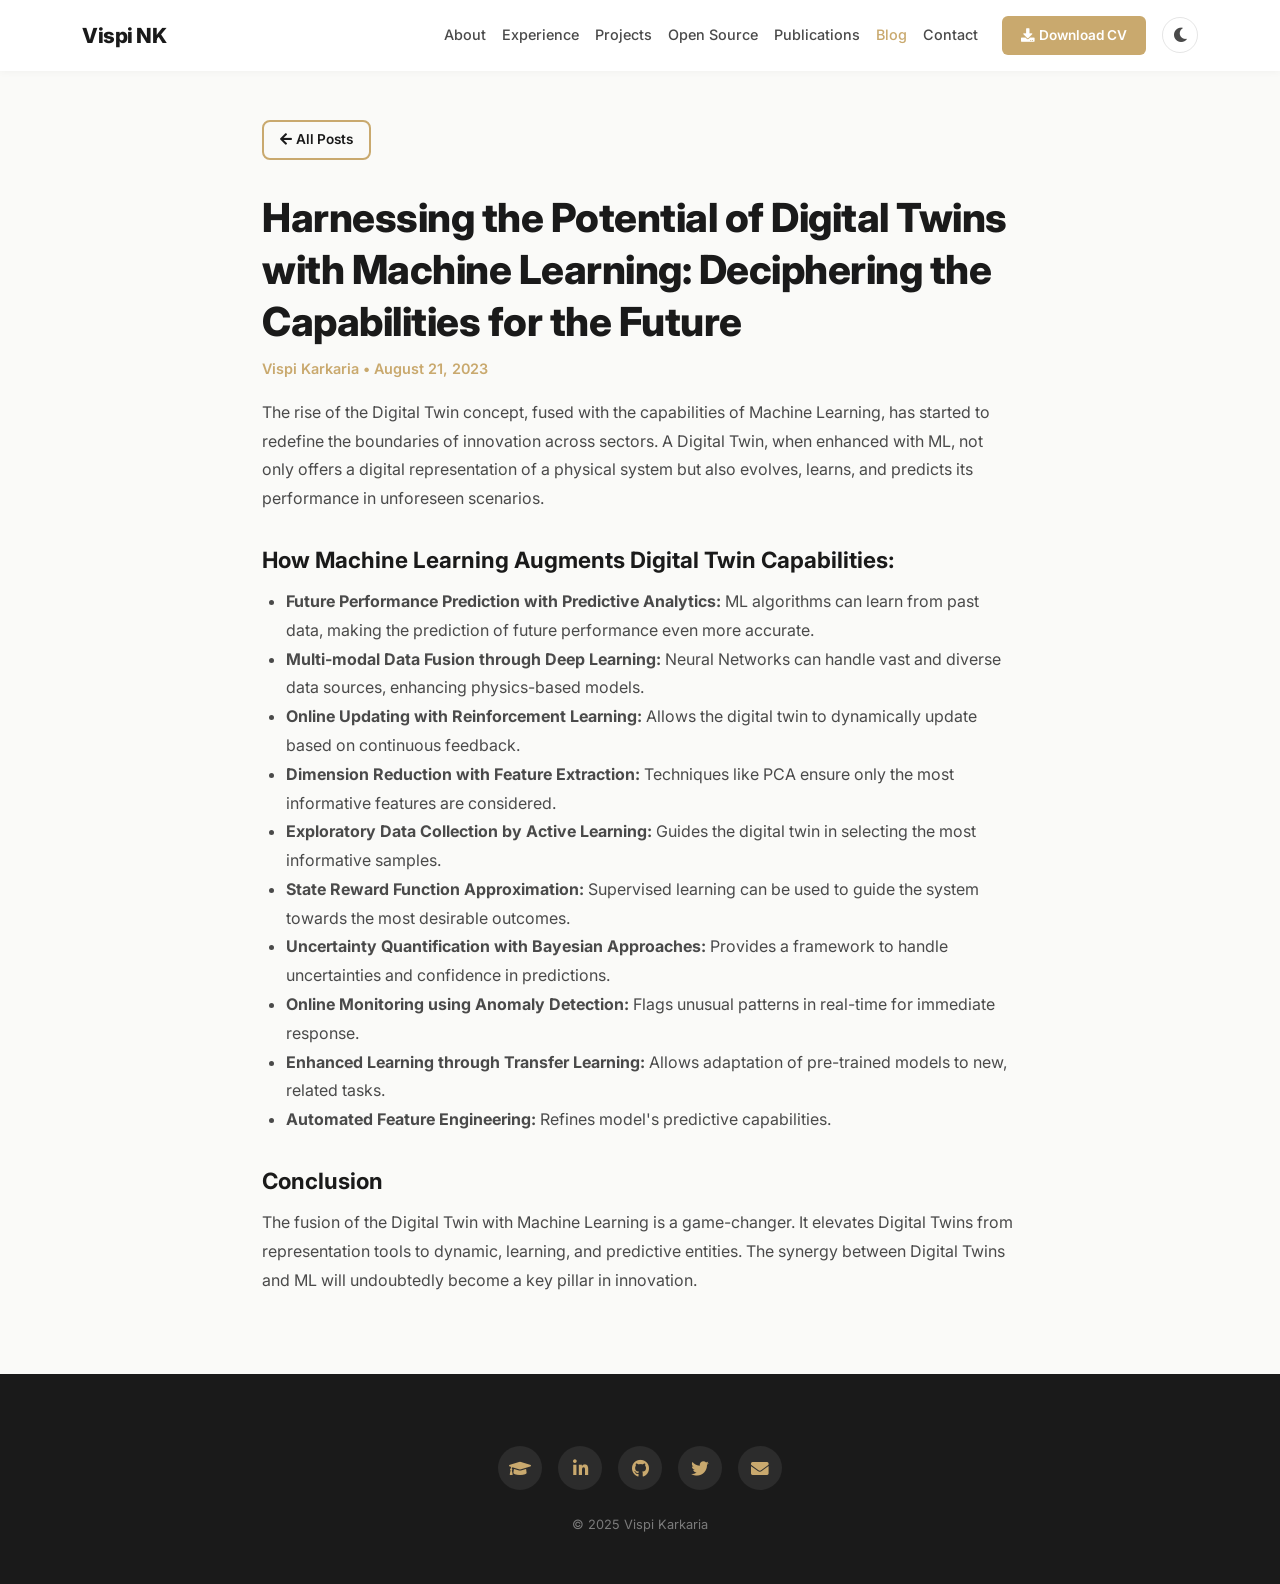
<file: blogs/Harnessing the Potential of Digital Twins with Machine Learning: Deciphering the Capabilities for the Future.html>
<!DOCTYPE html>
<html lang="en">
<head>
  <meta charset="utf-8" />
  <meta name="viewport" content="width=device-width, initial-scale=1" />
  <title>Harnessing the Potential of Digital Twins with Machine Learning | Vispi Karkaria</title>
  <meta name="description" content="How Machine Learning augments Digital Twin capabilities for predictive analytics, data fusion, and more." />
  <link rel="icon" type="image/svg+xml" href="../assets/img/favicon.svg" />
  <link href="https://cdn.jsdelivr.net/npm/bootstrap@5.3.2/dist/css/bootstrap.min.css" rel="stylesheet" />
  <link href="https://cdnjs.cloudflare.com/ajax/libs/font-awesome/5.15.4/css/all.min.css" rel="stylesheet" />
  <link href="https://fonts.googleapis.com/css2?family=Inter:wght@400;500;600;700;800&display=swap" rel="stylesheet" />
  <link href="../assets/css/style.css" rel="stylesheet" />
  <style>
    .blog-article { max-width: 780px; margin: 0 auto; padding-top: 120px; padding-bottom: 4rem; }
    .blog-article h2 { font-size: 1.4rem; margin-top: 2rem; margin-bottom: 0.8rem; }
    .blog-article h3 { font-size: 1.2rem; margin-top: 1.8rem; margin-bottom: 0.6rem; }
    .blog-article p, .blog-article li { font-size: 1rem; line-height: 1.8; color: var(--text-body); }
    .blog-article ul, .blog-article ol { padding-left: 1.5rem; margin-bottom: 1rem; }
    .blog-article img { border-radius: var(--radius); box-shadow: var(--shadow); margin: 1.5rem 0; }
    .blog-article .lead { color: var(--accent); font-weight: 600; font-size: 0.9rem; }
    .blog-article code { background: var(--bg-alt); padding: 0.2rem 0.5rem; border-radius: 4px; font-size: 0.9rem; }
    .blog-article pre { background: var(--bg-alt); padding: 1.5rem; border-radius: var(--radius); overflow-x: auto; margin: 1.5rem 0; }
    .blog-article pre code { background: none; padding: 0; }
    body.dark-mode .blog-article p, body.dark-mode .blog-article li { color: #B0B0B0; }
    body.dark-mode .blog-article pre, body.dark-mode .blog-article code { background: #16213E; }
  </style>
</head>
<body>

<!-- Navbar -->
<nav class="navbar navbar-expand-lg navbar-custom fixed-top">
  <div class="container">
    <a class="navbar-brand" href="../index.html">Vispi NK</a>
    <button class="navbar-toggler border-0" type="button" data-bs-toggle="collapse" data-bs-target="#navMenu">
      <span class="navbar-toggler-icon"></span>
    </button>
    <div class="collapse navbar-collapse" id="navMenu">
      <ul class="navbar-nav ms-auto me-3">
        <li class="nav-item"><a class="nav-link" href="../index.html#about">About</a></li>
        <li class="nav-item"><a class="nav-link" href="../index.html#experience">Experience</a></li>
        <li class="nav-item"><a class="nav-link" href="../index.html#projects">Projects</a></li>
        <li class="nav-item"><a class="nav-link" href="../index.html#opensource">Open Source</a></li>
        <li class="nav-item"><a class="nav-link" href="../index.html#publications">Publications</a></li>
        <li class="nav-item"><a class="nav-link active" href="../blog.html">Blog</a></li>
        <li class="nav-item"><a class="nav-link" href="../index.html#contact">Contact</a></li>
      </ul>
      <a href="../assets/cv/cv.pdf" class="btn-cv" target="_blank"><i class="fas fa-download me-1"></i>Download CV</a>
      <button class="dark-toggle ms-3" id="darkToggle" aria-label="Toggle dark mode"><i class="fas fa-moon"></i></button>
    </div>
  </div>
</nav>

<article class="blog-article container">
  <a href="../blog.html" class="btn-outline-custom" style="font-size:0.85rem;padding:0.4rem 1rem;margin-bottom:2rem;display:inline-block;"><i class="fas fa-arrow-left me-1"></i>All Posts</a>
  <h1 style="font-size:clamp(1.8rem,4vw,2.5rem);font-weight:800;letter-spacing:-0.5px;margin-bottom:0.5rem;">Harnessing the Potential of Digital Twins with Machine Learning: Deciphering the Capabilities for the Future</h1>
  <p class="lead">Vispi Karkaria &bull; August 21, 2023</p>

  <p>
    The rise of the Digital Twin concept, fused with the capabilities of Machine Learning, has started to redefine the boundaries of innovation across sectors. A Digital Twin, when enhanced with ML, not only offers a digital representation of a physical system but also evolves, learns, and predicts its performance in unforeseen scenarios.
  </p>

  <h2>How Machine Learning Augments Digital Twin Capabilities:</h2>
  <ul>
    <li><strong>Future Performance Prediction with Predictive Analytics:</strong> ML algorithms can learn from past data, making the prediction of future performance even more accurate.</li>
    <li><strong>Multi-modal Data Fusion through Deep Learning:</strong> Neural Networks can handle vast and diverse data sources, enhancing physics-based models.</li>
    <li><strong>Online Updating with Reinforcement Learning:</strong> Allows the digital twin to dynamically update based on continuous feedback.</li>
    <li><strong>Dimension Reduction with Feature Extraction:</strong> Techniques like PCA ensure only the most informative features are considered.</li>
    <li><strong>Exploratory Data Collection by Active Learning:</strong> Guides the digital twin in selecting the most informative samples.</li>
    <li><strong>State Reward Function Approximation:</strong> Supervised learning can be used to guide the system towards the most desirable outcomes.</li>
    <li><strong>Uncertainty Quantification with Bayesian Approaches:</strong> Provides a framework to handle uncertainties and confidence in predictions.</li>
    <li><strong>Online Monitoring using Anomaly Detection:</strong> Flags unusual patterns in real-time for immediate response.</li>
    <li><strong>Enhanced Learning through Transfer Learning:</strong> Allows adaptation of pre-trained models to new, related tasks.</li>
    <li><strong>Automated Feature Engineering:</strong> Refines model's predictive capabilities.</li>
  </ul>

  <h2>Conclusion</h2>
  <p>
    The fusion of the Digital Twin with Machine Learning is a game-changer. It elevates Digital Twins from representation tools to dynamic, learning, and predictive entities. The synergy between Digital Twins and ML will undoubtedly become a key pillar in innovation.
  </p>

</article>

<!-- Footer -->
<footer class="footer">
  <div class="container text-center">
    <div class="social-links">
      <a href="https://scholar.google.com/citations?user=6ZxujUkAAAAJ&hl=en" target="_blank" aria-label="Google Scholar"><i class="fas fa-graduation-cap"></i></a>
      <a href="https://www.linkedin.com/in/vispi-karkaria" target="_blank" aria-label="LinkedIn"><i class="fab fa-linkedin-in"></i></a>
      <a href="https://github.com/Vispikarkaria" target="_blank" aria-label="GitHub"><i class="fab fa-github"></i></a>
      <a href="https://x.com/VispiKarkaria3" target="_blank" aria-label="X"><i class="fab fa-twitter"></i></a>
      <a href="mailto:vispikarkaria127@gmail.com" aria-label="Email"><i class="fas fa-envelope"></i></a>
    </div>
    <p style="margin-top:1.5rem;font-size:0.8rem;opacity:0.6;">&copy; 2025 Vispi Karkaria</p>
  </div>
</footer>

<script src="https://cdn.jsdelivr.net/npm/bootstrap@5.3.2/dist/js/bootstrap.bundle.min.js"></script>
<script>
(function(){
  const toggle = document.getElementById('darkToggle');
  const icon = toggle.querySelector('i');
  if(localStorage.getItem('darkMode')==='true'){
    document.body.classList.add('dark-mode');
    icon.classList.replace('fa-moon','fa-sun');
  }
  toggle.addEventListener('click',()=>{
    document.body.classList.toggle('dark-mode');
    const dark = document.body.classList.contains('dark-mode');
    localStorage.setItem('darkMode', dark);
    icon.classList.replace(dark?'fa-moon':'fa-sun', dark?'fa-sun':'fa-moon');
  });
})();
</script>
</body>
</html>
</file>
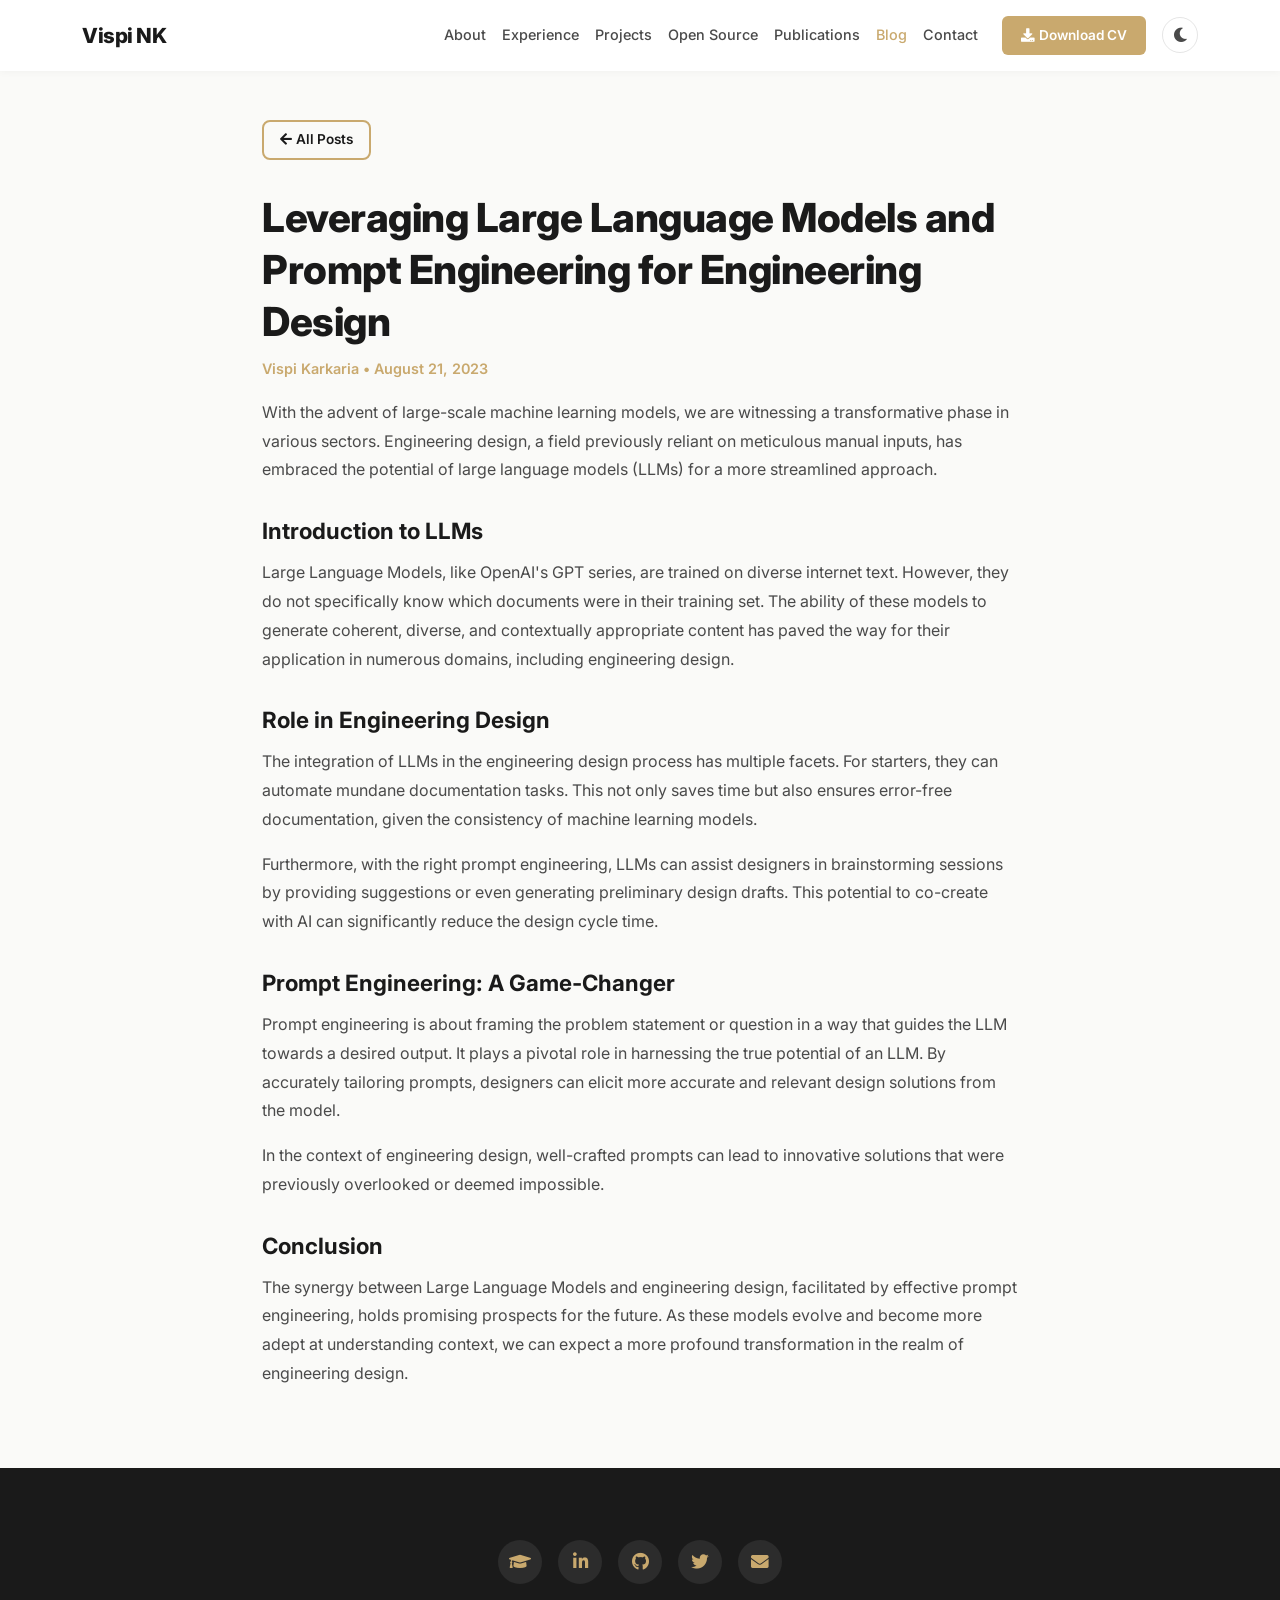
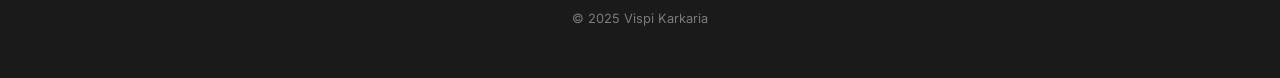
<file: blogs/Leveraging Large Language Models and Prompt Engineering for Engineering Design.html>
<!DOCTYPE html>
<html lang="en">
<head>
  <meta charset="utf-8" />
  <meta name="viewport" content="width=device-width, initial-scale=1" />
  <title>Leveraging Large Language Models and Prompt Engineering for Engineering Design | Vispi Karkaria</title>
  <meta name="description" content="How large language models and prompt engineering are transforming engineering design processes." />
  <link rel="icon" type="image/svg+xml" href="../assets/img/favicon.svg" />
  <link href="https://cdn.jsdelivr.net/npm/bootstrap@5.3.2/dist/css/bootstrap.min.css" rel="stylesheet" />
  <link href="https://cdnjs.cloudflare.com/ajax/libs/font-awesome/5.15.4/css/all.min.css" rel="stylesheet" />
  <link href="https://fonts.googleapis.com/css2?family=Inter:wght@400;500;600;700;800&display=swap" rel="stylesheet" />
  <link href="../assets/css/style.css" rel="stylesheet" />
  <style>
    .blog-article { max-width: 780px; margin: 0 auto; padding-top: 120px; padding-bottom: 4rem; }
    .blog-article h2 { font-size: 1.4rem; margin-top: 2rem; margin-bottom: 0.8rem; }
    .blog-article h3 { font-size: 1.2rem; margin-top: 1.8rem; margin-bottom: 0.6rem; }
    .blog-article p, .blog-article li { font-size: 1rem; line-height: 1.8; color: var(--text-body); }
    .blog-article ul, .blog-article ol { padding-left: 1.5rem; margin-bottom: 1rem; }
    .blog-article img { border-radius: var(--radius); box-shadow: var(--shadow); margin: 1.5rem 0; }
    .blog-article .lead { color: var(--accent); font-weight: 600; font-size: 0.9rem; }
    .blog-article code { background: var(--bg-alt); padding: 0.2rem 0.5rem; border-radius: 4px; font-size: 0.9rem; }
    .blog-article pre { background: var(--bg-alt); padding: 1.5rem; border-radius: var(--radius); overflow-x: auto; margin: 1.5rem 0; }
    .blog-article pre code { background: none; padding: 0; }
    body.dark-mode .blog-article p, body.dark-mode .blog-article li { color: #B0B0B0; }
    body.dark-mode .blog-article pre, body.dark-mode .blog-article code { background: #16213E; }
  </style>
</head>
<body>

<!-- Navbar -->
<nav class="navbar navbar-expand-lg navbar-custom fixed-top">
  <div class="container">
    <a class="navbar-brand" href="../index.html">Vispi NK</a>
    <button class="navbar-toggler border-0" type="button" data-bs-toggle="collapse" data-bs-target="#navMenu">
      <span class="navbar-toggler-icon"></span>
    </button>
    <div class="collapse navbar-collapse" id="navMenu">
      <ul class="navbar-nav ms-auto me-3">
        <li class="nav-item"><a class="nav-link" href="../index.html#about">About</a></li>
        <li class="nav-item"><a class="nav-link" href="../index.html#experience">Experience</a></li>
        <li class="nav-item"><a class="nav-link" href="../index.html#projects">Projects</a></li>
        <li class="nav-item"><a class="nav-link" href="../index.html#opensource">Open Source</a></li>
        <li class="nav-item"><a class="nav-link" href="../index.html#publications">Publications</a></li>
        <li class="nav-item"><a class="nav-link active" href="../blog.html">Blog</a></li>
        <li class="nav-item"><a class="nav-link" href="../index.html#contact">Contact</a></li>
      </ul>
      <a href="../assets/cv/cv.pdf" class="btn-cv" target="_blank"><i class="fas fa-download me-1"></i>Download CV</a>
      <button class="dark-toggle ms-3" id="darkToggle" aria-label="Toggle dark mode"><i class="fas fa-moon"></i></button>
    </div>
  </div>
</nav>

<article class="blog-article container">
  <a href="../blog.html" class="btn-outline-custom" style="font-size:0.85rem;padding:0.4rem 1rem;margin-bottom:2rem;display:inline-block;"><i class="fas fa-arrow-left me-1"></i>All Posts</a>
  <h1 style="font-size:clamp(1.8rem,4vw,2.5rem);font-weight:800;letter-spacing:-0.5px;margin-bottom:0.5rem;">Leveraging Large Language Models and Prompt Engineering for Engineering Design</h1>
  <p class="lead">Vispi Karkaria &bull; August 21, 2023</p>

  <p>
    With the advent of large-scale machine learning models, we are witnessing a transformative phase in various sectors. Engineering design, a field previously reliant on meticulous manual inputs, has embraced the potential of large language models (LLMs) for a more streamlined approach.
  </p>

  <h2>Introduction to LLMs</h2>
  <p>
    Large Language Models, like OpenAI's GPT series, are trained on diverse internet text. However, they do not specifically know which documents were in their training set. The ability of these models to generate coherent, diverse, and contextually appropriate content has paved the way for their application in numerous domains, including engineering design.
  </p>

  <h2>Role in Engineering Design</h2>
  <p>
    The integration of LLMs in the engineering design process has multiple facets. For starters, they can automate mundane documentation tasks. This not only saves time but also ensures error-free documentation, given the consistency of machine learning models.
  </p>
  <p>
    Furthermore, with the right prompt engineering, LLMs can assist designers in brainstorming sessions by providing suggestions or even generating preliminary design drafts. This potential to co-create with AI can significantly reduce the design cycle time.
  </p>

  <h2>Prompt Engineering: A Game-Changer</h2>
  <p>
    Prompt engineering is about framing the problem statement or question in a way that guides the LLM towards a desired output. It plays a pivotal role in harnessing the true potential of an LLM. By accurately tailoring prompts, designers can elicit more accurate and relevant design solutions from the model.
  </p>
  <p>
    In the context of engineering design, well-crafted prompts can lead to innovative solutions that were previously overlooked or deemed impossible.
  </p>

  <h2>Conclusion</h2>
  <p>
    The synergy between Large Language Models and engineering design, facilitated by effective prompt engineering, holds promising prospects for the future. As these models evolve and become more adept at understanding context, we can expect a more profound transformation in the realm of engineering design.
  </p>

</article>

<!-- Footer -->
<footer class="footer">
  <div class="container text-center">
    <div class="social-links">
      <a href="https://scholar.google.com/citations?user=6ZxujUkAAAAJ&hl=en" target="_blank" aria-label="Google Scholar"><i class="fas fa-graduation-cap"></i></a>
      <a href="https://www.linkedin.com/in/vispi-karkaria" target="_blank" aria-label="LinkedIn"><i class="fab fa-linkedin-in"></i></a>
      <a href="https://github.com/Vispikarkaria" target="_blank" aria-label="GitHub"><i class="fab fa-github"></i></a>
      <a href="https://x.com/VispiKarkaria3" target="_blank" aria-label="X"><i class="fab fa-twitter"></i></a>
      <a href="mailto:vispikarkaria127@gmail.com" aria-label="Email"><i class="fas fa-envelope"></i></a>
    </div>
    <p style="margin-top:1.5rem;font-size:0.8rem;opacity:0.6;">&copy; 2025 Vispi Karkaria</p>
  </div>
</footer>

<script src="https://cdn.jsdelivr.net/npm/bootstrap@5.3.2/dist/js/bootstrap.bundle.min.js"></script>
<script>
(function(){
  const toggle = document.getElementById('darkToggle');
  const icon = toggle.querySelector('i');
  if(localStorage.getItem('darkMode')==='true'){
    document.body.classList.add('dark-mode');
    icon.classList.replace('fa-moon','fa-sun');
  }
  toggle.addEventListener('click',()=>{
    document.body.classList.toggle('dark-mode');
    const dark = document.body.classList.contains('dark-mode');
    localStorage.setItem('darkMode', dark);
    icon.classList.replace(dark?'fa-moon':'fa-sun', dark?'fa-sun':'fa-moon');
  });
})();
</script>
</body>
</html>
</file>
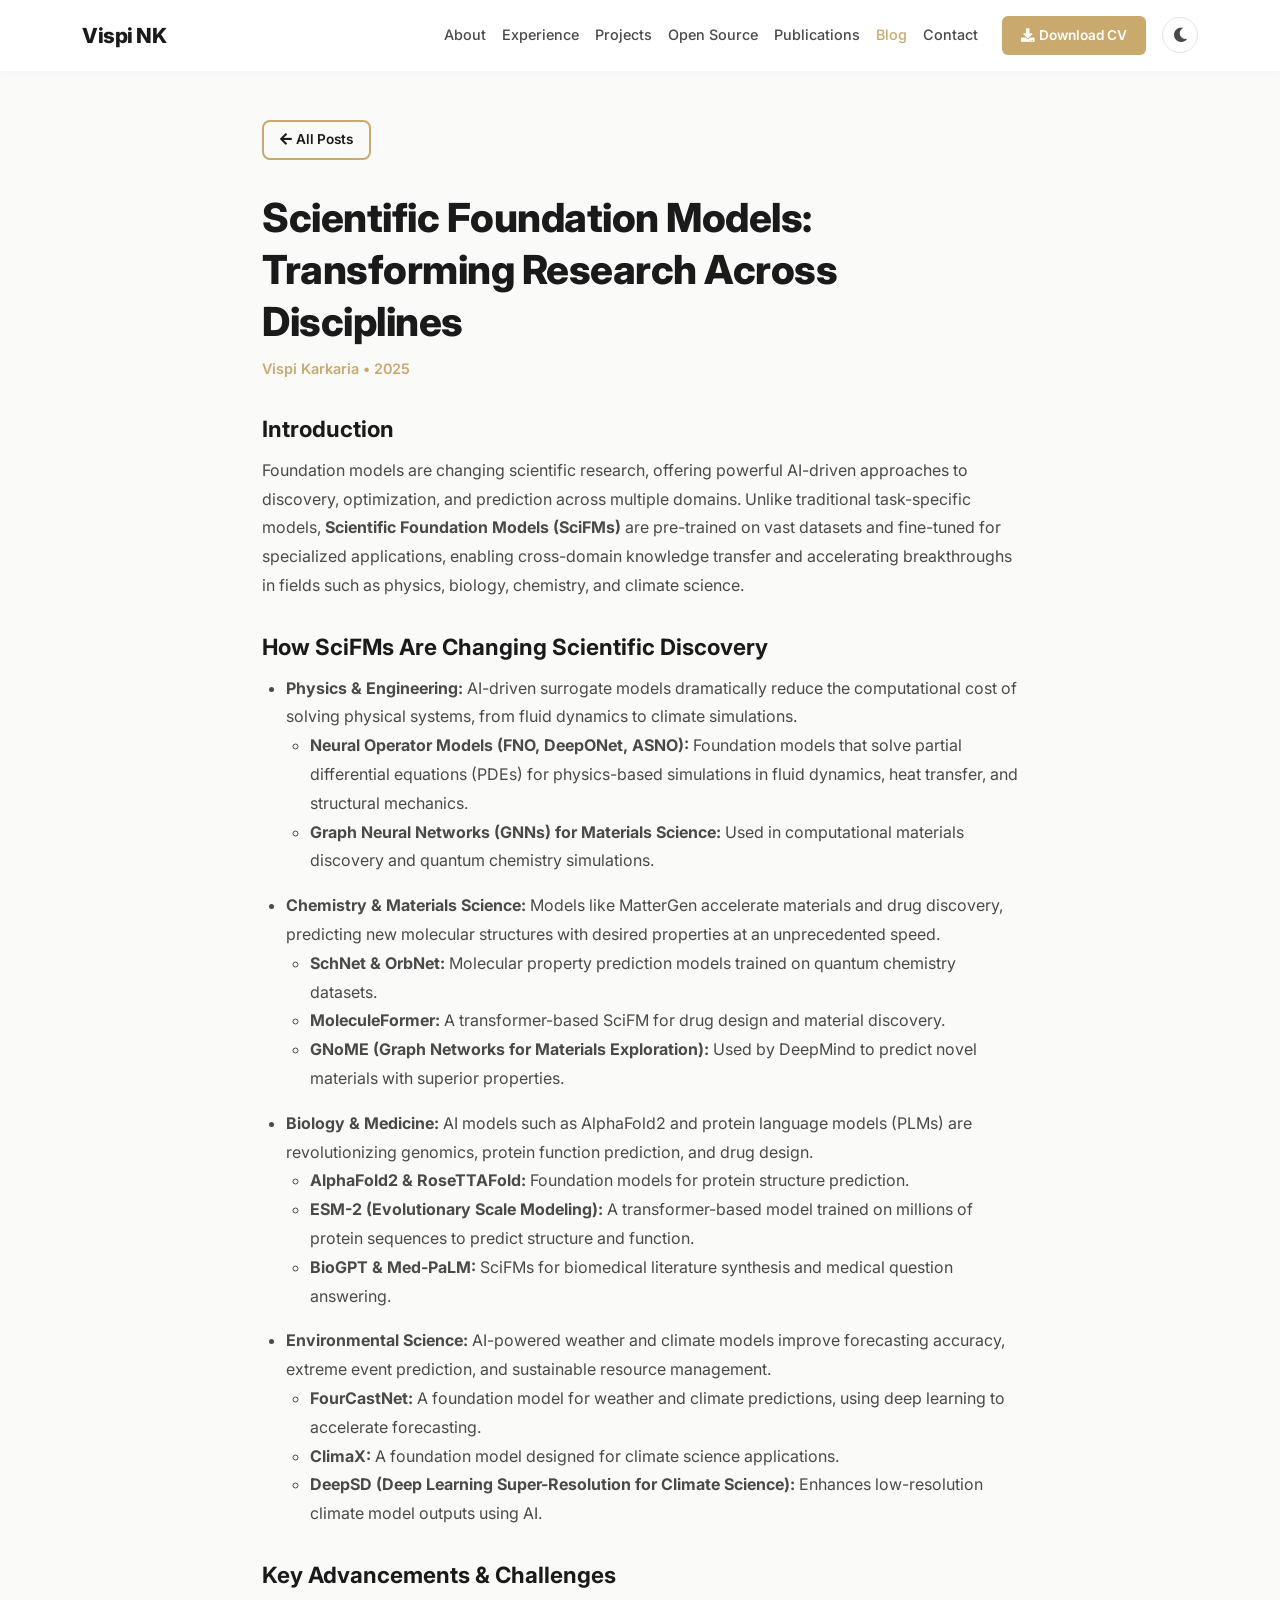
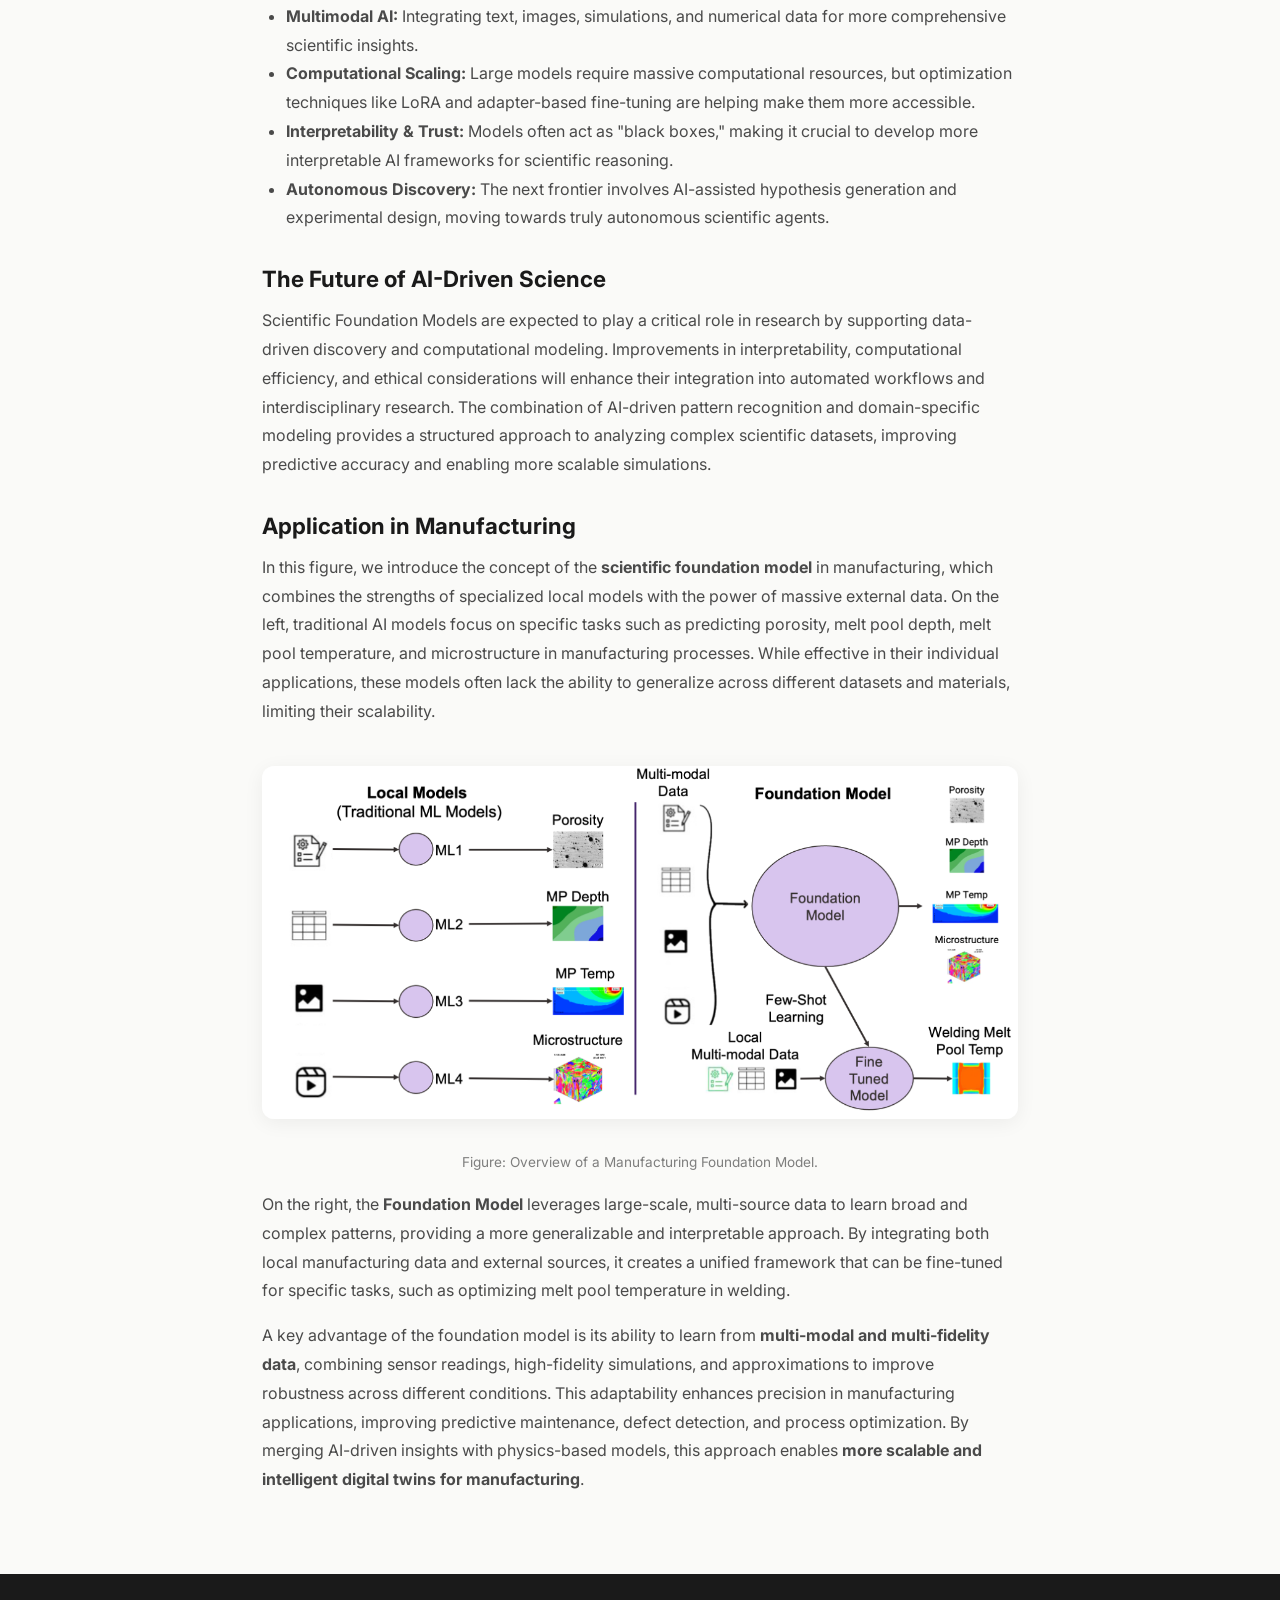
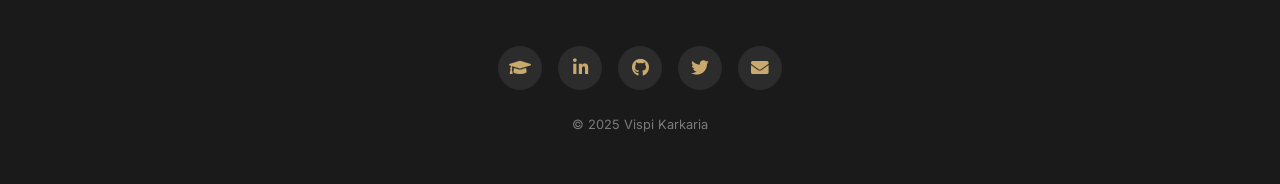
<file: blogs/Scientific Foundation Model.html>
<!DOCTYPE html>
<html lang="en">
<head>
  <meta charset="utf-8" />
  <meta name="viewport" content="width=device-width, initial-scale=1" />
  <title>Scientific Foundation Models | Vispi Karkaria</title>
  <meta name="description" content="Scientific Foundation Models in Manufacturing" />
  <link rel="icon" type="image/svg+xml" href="../assets/img/favicon.svg" />
  <link href="https://cdn.jsdelivr.net/npm/bootstrap@5.3.2/dist/css/bootstrap.min.css" rel="stylesheet" />
  <link href="https://cdnjs.cloudflare.com/ajax/libs/font-awesome/5.15.4/css/all.min.css" rel="stylesheet" />
  <link href="https://fonts.googleapis.com/css2?family=Inter:wght@400;500;600;700;800&display=swap" rel="stylesheet" />
  <link href="../assets/css/style.css" rel="stylesheet" />
  <style>
    .blog-article { max-width: 780px; margin: 0 auto; padding-top: 120px; padding-bottom: 4rem; }
    .blog-article h2 { font-size: 1.4rem; margin-top: 2rem; margin-bottom: 0.8rem; }
    .blog-article h3 { font-size: 1.2rem; margin-top: 1.8rem; margin-bottom: 0.6rem; }
    .blog-article p, .blog-article li { font-size: 1rem; line-height: 1.8; color: var(--text-body); }
    .blog-article ul, .blog-article ol { padding-left: 1.5rem; margin-bottom: 1rem; }
    .blog-article img { border-radius: var(--radius); box-shadow: var(--shadow); margin: 1.5rem 0; }
    .blog-article .lead { color: var(--accent); font-weight: 600; font-size: 0.9rem; }
    .blog-article code { background: var(--bg-alt); padding: 0.2rem 0.5rem; border-radius: 4px; font-size: 0.9rem; }
    .blog-article pre { background: var(--bg-alt); padding: 1.5rem; border-radius: var(--radius); overflow-x: auto; margin: 1.5rem 0; }
    .blog-article pre code { background: none; padding: 0; }
    body.dark-mode .blog-article p, body.dark-mode .blog-article li { color: #B0B0B0; }
    body.dark-mode .blog-article pre, body.dark-mode .blog-article code { background: #16213E; }
  </style>
</head>
<body>

<!-- Navbar -->
<nav class="navbar navbar-expand-lg navbar-custom fixed-top">
  <div class="container">
    <a class="navbar-brand" href="../index.html">Vispi NK</a>
    <button class="navbar-toggler border-0" type="button" data-bs-toggle="collapse" data-bs-target="#navMenu">
      <span class="navbar-toggler-icon"></span>
    </button>
    <div class="collapse navbar-collapse" id="navMenu">
      <ul class="navbar-nav ms-auto me-3">
        <li class="nav-item"><a class="nav-link" href="../index.html#about">About</a></li>
        <li class="nav-item"><a class="nav-link" href="../index.html#experience">Experience</a></li>
        <li class="nav-item"><a class="nav-link" href="../index.html#projects">Projects</a></li>
        <li class="nav-item"><a class="nav-link" href="../index.html#opensource">Open Source</a></li>
        <li class="nav-item"><a class="nav-link" href="../index.html#publications">Publications</a></li>
        <li class="nav-item"><a class="nav-link active" href="../blog.html">Blog</a></li>
        <li class="nav-item"><a class="nav-link" href="../index.html#contact">Contact</a></li>
      </ul>
      <a href="../assets/cv/cv.pdf" class="btn-cv" target="_blank"><i class="fas fa-download me-1"></i>Download CV</a>
      <button class="dark-toggle ms-3" id="darkToggle" aria-label="Toggle dark mode"><i class="fas fa-moon"></i></button>
    </div>
  </div>
</nav>

<article class="blog-article container">
  <a href="../blog.html" class="btn-outline-custom" style="font-size:0.85rem;padding:0.4rem 1rem;margin-bottom:2rem;display:inline-block;"><i class="fas fa-arrow-left me-1"></i>All Posts</a>
  <h1 style="font-size:clamp(1.8rem,4vw,2.5rem);font-weight:800;letter-spacing:-0.5px;margin-bottom:0.5rem;">Scientific Foundation Models: Transforming Research Across Disciplines</h1>
  <p class="lead">Vispi Karkaria &bull; 2025</p>

  <h2>Introduction</h2>
  <p>
    Foundation models are changing scientific research, offering powerful AI-driven approaches to discovery, optimization, and prediction across multiple domains. Unlike traditional task-specific models, <strong>Scientific Foundation Models (SciFMs)</strong> are pre-trained on vast datasets and fine-tuned for specialized applications, enabling cross-domain knowledge transfer and accelerating breakthroughs in fields such as physics, biology, chemistry, and climate science.
  </p>

  <h2>How SciFMs Are Changing Scientific Discovery</h2>
  <ul>
    <li><strong>Physics & Engineering:</strong> AI-driven surrogate models dramatically reduce the computational cost of solving physical systems, from fluid dynamics to climate simulations.
      <ul>
        <li><strong>Neural Operator Models (FNO, DeepONet, ASNO):</strong> Foundation models that solve partial differential equations (PDEs) for physics-based simulations in fluid dynamics, heat transfer, and structural mechanics.</li>
        <li><strong>Graph Neural Networks (GNNs) for Materials Science:</strong> Used in computational materials discovery and quantum chemistry simulations.</li>
      </ul>
    </li>
    <li><strong>Chemistry & Materials Science:</strong> Models like MatterGen accelerate materials and drug discovery, predicting new molecular structures with desired properties at an unprecedented speed.
      <ul>
        <li><strong>SchNet & OrbNet:</strong> Molecular property prediction models trained on quantum chemistry datasets.</li>
        <li><strong>MoleculeFormer:</strong> A transformer-based SciFM for drug design and material discovery.</li>
        <li><strong>GNoME (Graph Networks for Materials Exploration):</strong> Used by DeepMind to predict novel materials with superior properties.</li>
      </ul>
    </li>
    <li><strong>Biology & Medicine:</strong> AI models such as AlphaFold2 and protein language models (PLMs) are revolutionizing genomics, protein function prediction, and drug design.
      <ul>
        <li><strong>AlphaFold2 & RoseTTAFold:</strong> Foundation models for protein structure prediction.</li>
        <li><strong>ESM-2 (Evolutionary Scale Modeling):</strong> A transformer-based model trained on millions of protein sequences to predict structure and function.</li>
        <li><strong>BioGPT & Med-PaLM:</strong> SciFMs for biomedical literature synthesis and medical question answering.</li>
      </ul>
    </li>
    <li><strong>Environmental Science:</strong> AI-powered weather and climate models improve forecasting accuracy, extreme event prediction, and sustainable resource management.
      <ul>
        <li><strong>FourCastNet:</strong> A foundation model for weather and climate predictions, using deep learning to accelerate forecasting.</li>
        <li><strong>ClimaX:</strong> A foundation model designed for climate science applications.</li>
        <li><strong>DeepSD (Deep Learning Super-Resolution for Climate Science):</strong> Enhances low-resolution climate model outputs using AI.</li>
      </ul>
    </li>
  </ul>

  <h2>Key Advancements & Challenges</h2>
  <ul>
    <li><strong>Multimodal AI:</strong> Integrating text, images, simulations, and numerical data for more comprehensive scientific insights.</li>
    <li><strong>Computational Scaling:</strong> Large models require massive computational resources, but optimization techniques like LoRA and adapter-based fine-tuning are helping make them more accessible.</li>
    <li><strong>Interpretability & Trust:</strong> Models often act as "black boxes," making it crucial to develop more interpretable AI frameworks for scientific reasoning.</li>
    <li><strong>Autonomous Discovery:</strong> The next frontier involves AI-assisted hypothesis generation and experimental design, moving towards truly autonomous scientific agents.</li>
  </ul>

  <h2>The Future of AI-Driven Science</h2>
  <p>
    Scientific Foundation Models are expected to play a critical role in research by supporting data-driven discovery and computational modeling. Improvements in interpretability, computational efficiency, and ethical considerations will enhance their integration into automated workflows and interdisciplinary research. The combination of AI-driven pattern recognition and domain-specific modeling provides a structured approach to analyzing complex scientific datasets, improving predictive accuracy and enabling more scalable simulations.
  </p>

  <h2>Application in Manufacturing</h2>
  <p>
    In this figure, we introduce the concept of the <strong>scientific foundation model</strong> in manufacturing, which combines the strengths of specialized local models with the power of massive external data. On the left, traditional AI models focus on specific tasks such as predicting porosity, melt pool depth, melt pool temperature, and microstructure in manufacturing processes. While effective in their individual applications, these models often lack the ability to generalize across different datasets and materials, limiting their scalability.
  </p>

  <figure class="text-center">
    <img src="Manufacturing_foundation_model.png" alt="Manufacturing Foundation Model" class="img-fluid">
    <figcaption style="font-size:0.85rem;opacity:0.7;margin-top:0.5rem;">Figure: Overview of a Manufacturing Foundation Model.</figcaption>
  </figure>

  <p>
    On the right, the <strong>Foundation Model</strong> leverages large-scale, multi-source data to learn broad and complex patterns, providing a more generalizable and interpretable approach. By integrating both local manufacturing data and external sources, it creates a unified framework that can be fine-tuned for specific tasks, such as optimizing melt pool temperature in welding.
  </p>

  <p>
    A key advantage of the foundation model is its ability to learn from <strong>multi-modal and multi-fidelity data</strong>, combining sensor readings, high-fidelity simulations, and approximations to improve robustness across different conditions. This adaptability enhances precision in manufacturing applications, improving predictive maintenance, defect detection, and process optimization. By merging AI-driven insights with physics-based models, this approach enables <strong>more scalable and intelligent digital twins for manufacturing</strong>.
  </p>

</article>

<!-- Footer -->
<footer class="footer">
  <div class="container text-center">
    <div class="social-links">
      <a href="https://scholar.google.com/citations?user=6ZxujUkAAAAJ&hl=en" target="_blank" aria-label="Google Scholar"><i class="fas fa-graduation-cap"></i></a>
      <a href="https://www.linkedin.com/in/vispi-karkaria" target="_blank" aria-label="LinkedIn"><i class="fab fa-linkedin-in"></i></a>
      <a href="https://github.com/Vispikarkaria" target="_blank" aria-label="GitHub"><i class="fab fa-github"></i></a>
      <a href="https://x.com/VispiKarkaria3" target="_blank" aria-label="X"><i class="fab fa-twitter"></i></a>
      <a href="mailto:vispikarkaria127@gmail.com" aria-label="Email"><i class="fas fa-envelope"></i></a>
    </div>
    <p style="margin-top:1.5rem;font-size:0.8rem;opacity:0.6;">&copy; 2025 Vispi Karkaria</p>
  </div>
</footer>

<script src="https://cdn.jsdelivr.net/npm/bootstrap@5.3.2/dist/js/bootstrap.bundle.min.js"></script>
<script>
(function(){
  const toggle = document.getElementById('darkToggle');
  const icon = toggle.querySelector('i');
  if(localStorage.getItem('darkMode')==='true'){
    document.body.classList.add('dark-mode');
    icon.classList.replace('fa-moon','fa-sun');
  }
  toggle.addEventListener('click',()=>{
    document.body.classList.toggle('dark-mode');
    const dark = document.body.classList.contains('dark-mode');
    localStorage.setItem('darkMode', dark);
    icon.classList.replace(dark?'fa-moon':'fa-sun', dark?'fa-sun':'fa-moon');
  });
})();
</script>
</body>
</html>
</file>
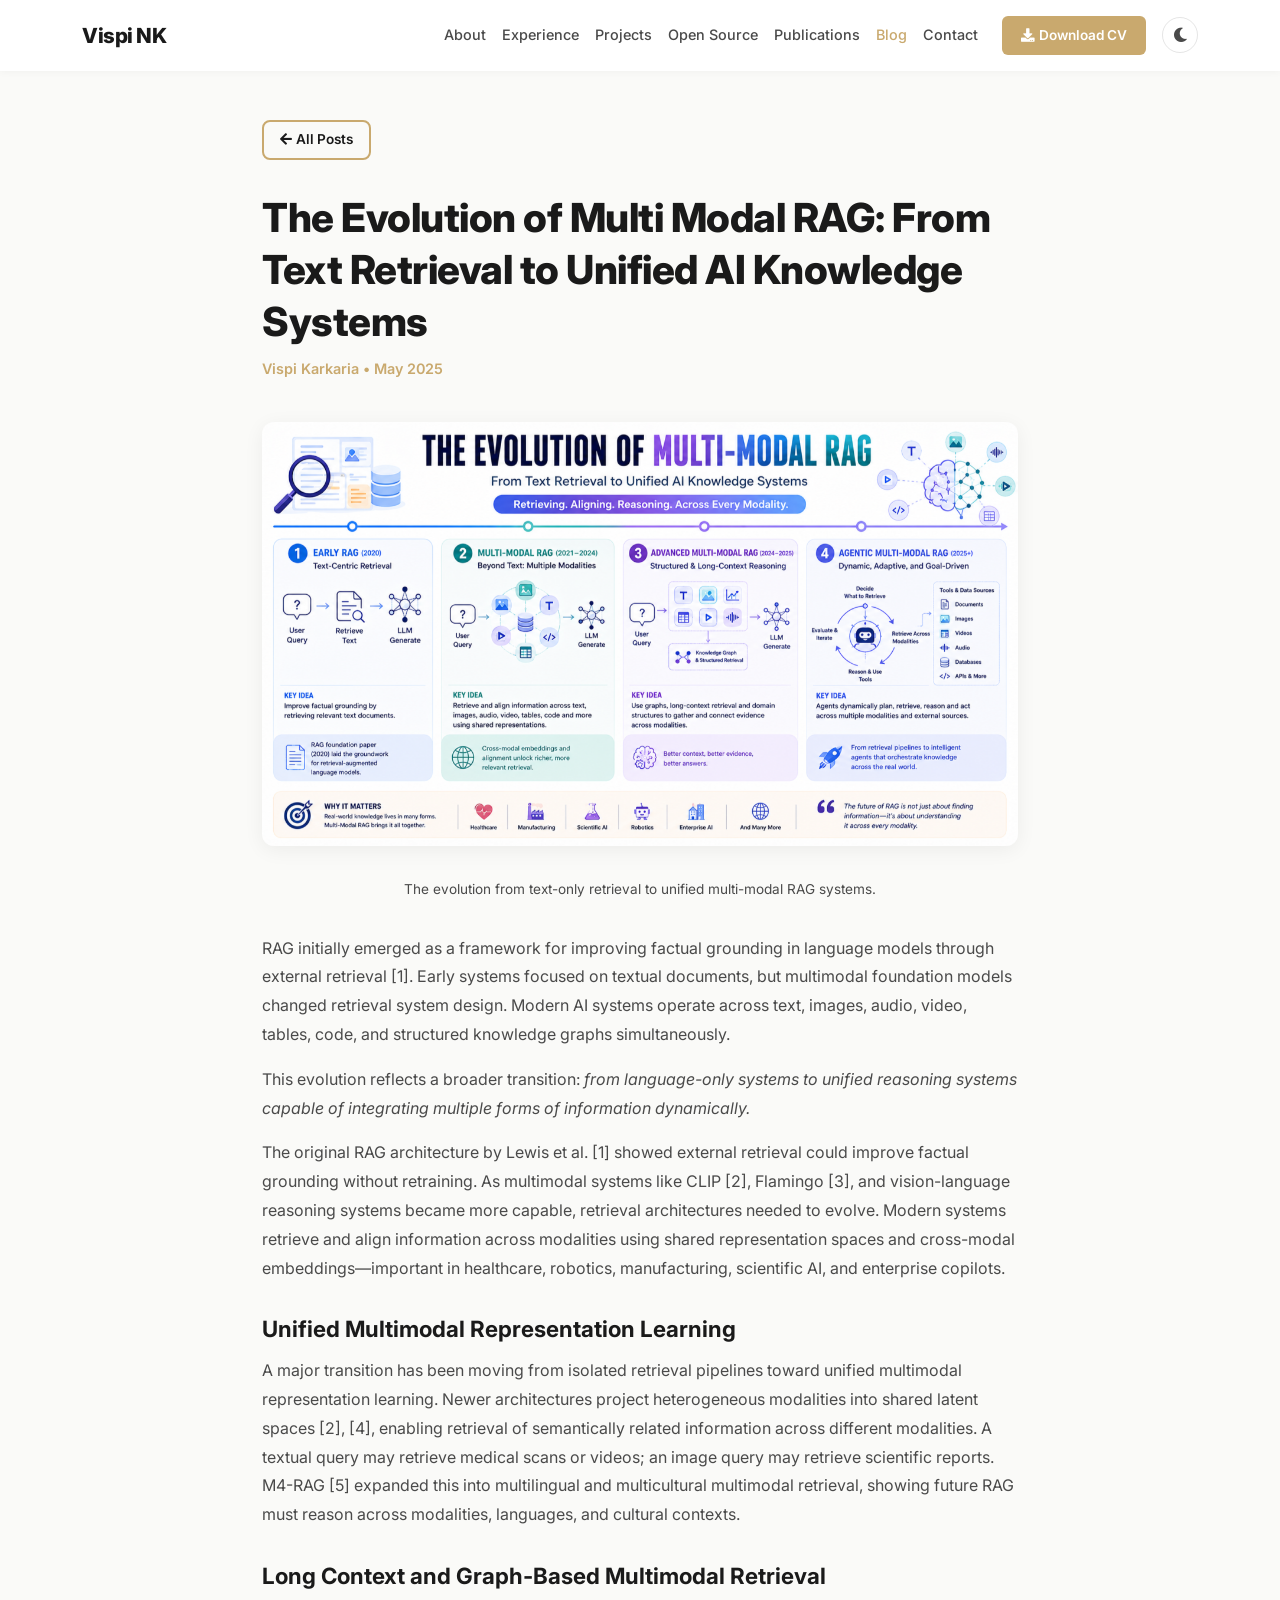
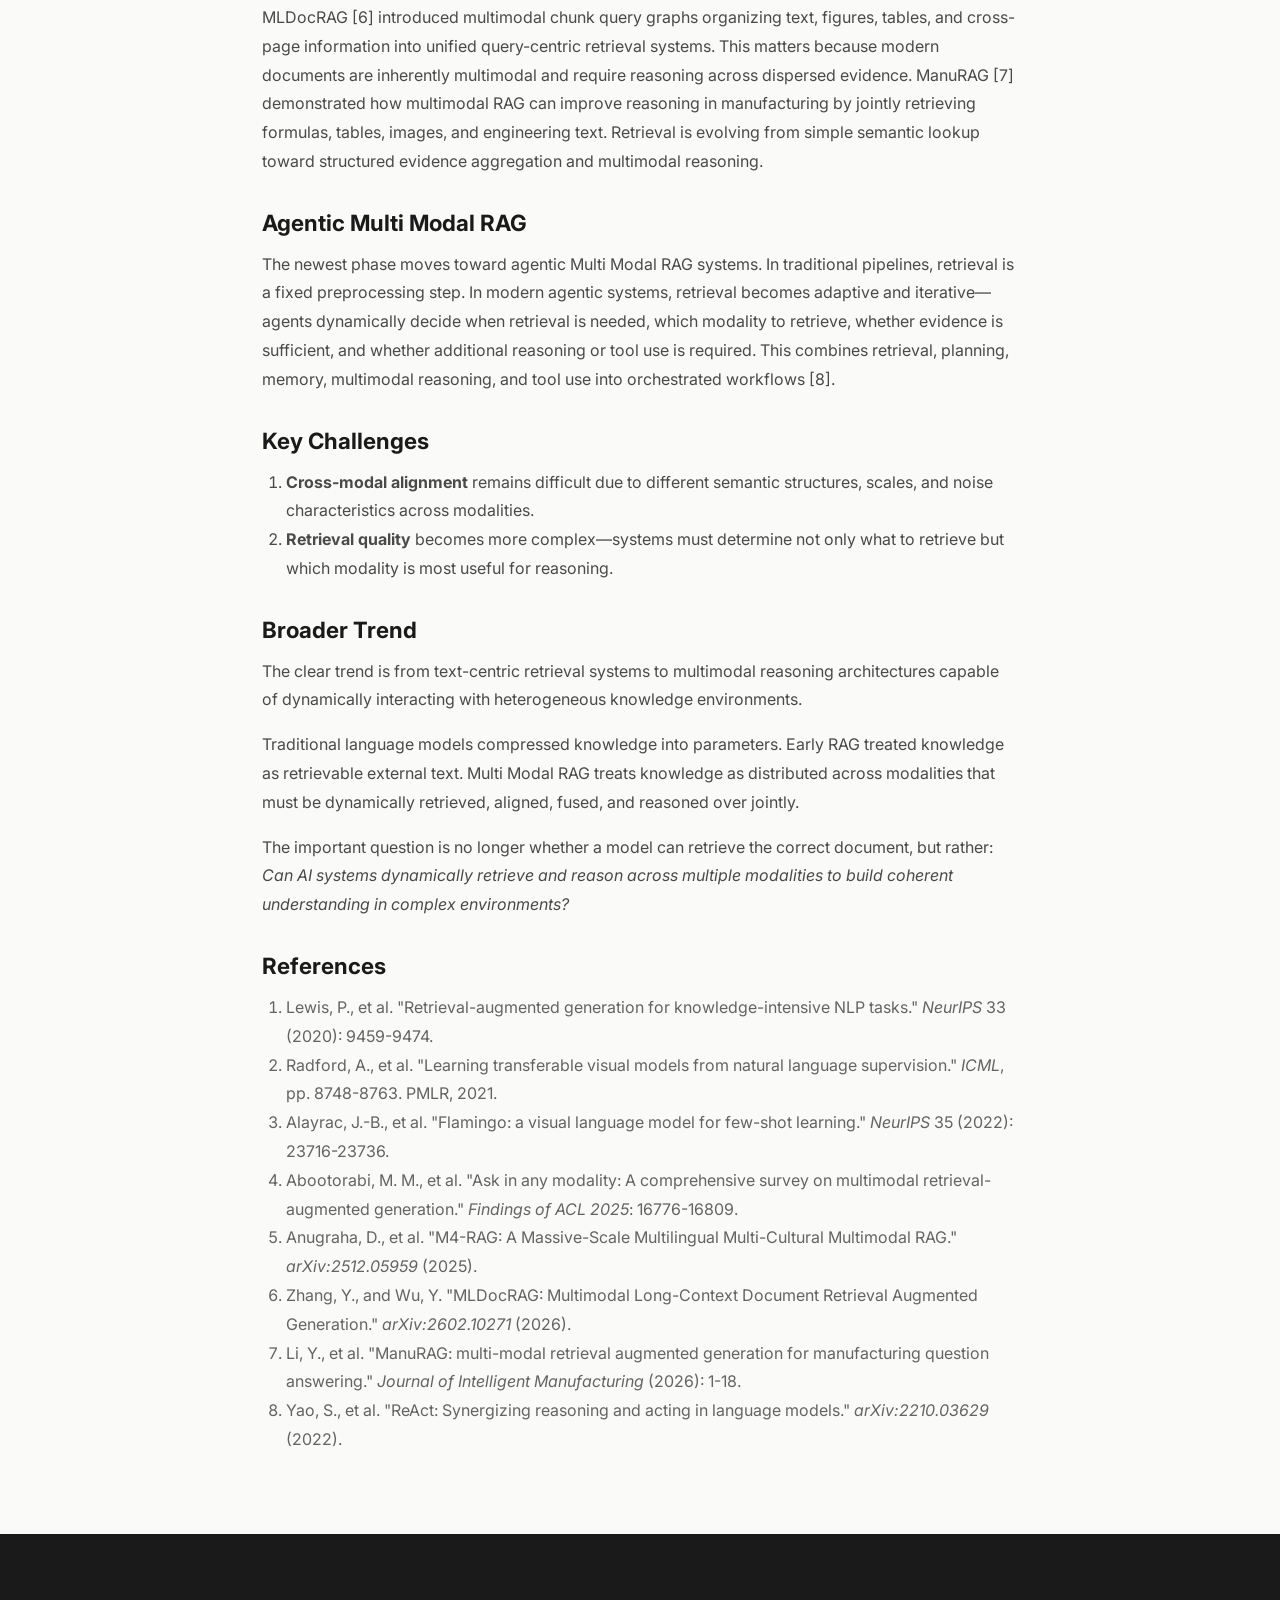
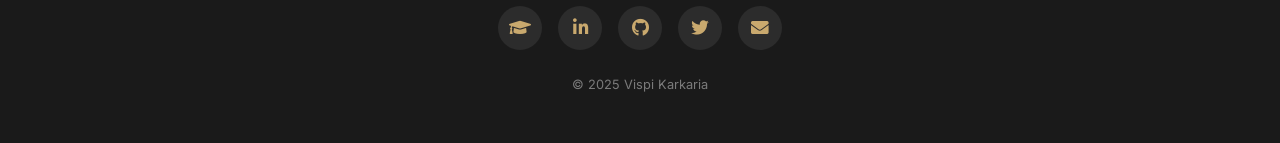
<file: blogs/The Evolution of Multi Modal RAG.html>
<!DOCTYPE html>
<html lang="en">
<head>
  <meta charset="utf-8" />
  <meta name="viewport" content="width=device-width, initial-scale=1" />
  <title>The Evolution of Multi Modal RAG | Vispi Karkaria</title>
  <meta name="description" content="Multi Modal RAG is transforming AI from simple document retrieval into systems that can retrieve, align, and reason across text, images, audio, video." />
  <link rel="icon" type="image/svg+xml" href="../assets/img/favicon.svg" />
  <link href="https://cdn.jsdelivr.net/npm/bootstrap@5.3.2/dist/css/bootstrap.min.css" rel="stylesheet" />
  <link href="https://cdnjs.cloudflare.com/ajax/libs/font-awesome/5.15.4/css/all.min.css" rel="stylesheet" />
  <link href="https://fonts.googleapis.com/css2?family=Inter:wght@400;500;600;700;800&display=swap" rel="stylesheet" />
  <link href="../assets/css/style.css" rel="stylesheet" />
  <style>
    .blog-article { max-width: 780px; margin: 0 auto; padding-top: 120px; padding-bottom: 4rem; }
    .blog-article h2 { font-size: 1.4rem; margin-top: 2rem; margin-bottom: 0.8rem; }
    .blog-article h3 { font-size: 1.2rem; margin-top: 1.8rem; margin-bottom: 0.6rem; }
    .blog-article p, .blog-article li { font-size: 1rem; line-height: 1.8; color: var(--text-body); }
    .blog-article ul, .blog-article ol { padding-left: 1.5rem; margin-bottom: 1rem; }
    .blog-article img { border-radius: var(--radius); box-shadow: var(--shadow); margin: 1.5rem 0; }
    .blog-article .lead { color: var(--accent); font-weight: 600; font-size: 0.9rem; }
    .blog-article code { background: var(--bg-alt); padding: 0.2rem 0.5rem; border-radius: 4px; font-size: 0.9rem; }
    .blog-article pre { background: var(--bg-alt); padding: 1.5rem; border-radius: var(--radius); overflow-x: auto; margin: 1.5rem 0; }
    .blog-article pre code { background: none; padding: 0; }
    body.dark-mode .blog-article p, body.dark-mode .blog-article li { color: #B0B0B0; }
    body.dark-mode .blog-article pre, body.dark-mode .blog-article code { background: #16213E; }
  </style>
</head>
<body>

<!-- Navbar -->
<nav class="navbar navbar-expand-lg navbar-custom fixed-top">
  <div class="container">
    <a class="navbar-brand" href="../index.html">Vispi NK</a>
    <button class="navbar-toggler border-0" type="button" data-bs-toggle="collapse" data-bs-target="#navMenu">
      <span class="navbar-toggler-icon"></span>
    </button>
    <div class="collapse navbar-collapse" id="navMenu">
      <ul class="navbar-nav ms-auto me-3">
        <li class="nav-item"><a class="nav-link" href="../index.html#about">About</a></li>
        <li class="nav-item"><a class="nav-link" href="../index.html#experience">Experience</a></li>
        <li class="nav-item"><a class="nav-link" href="../index.html#projects">Projects</a></li>
        <li class="nav-item"><a class="nav-link" href="../index.html#opensource">Open Source</a></li>
        <li class="nav-item"><a class="nav-link" href="../index.html#publications">Publications</a></li>
        <li class="nav-item"><a class="nav-link active" href="../blog.html">Blog</a></li>
        <li class="nav-item"><a class="nav-link" href="../index.html#contact">Contact</a></li>
      </ul>
      <a href="../assets/cv/cv.pdf" class="btn-cv" target="_blank"><i class="fas fa-download me-1"></i>Download CV</a>
      <button class="dark-toggle ms-3" id="darkToggle" aria-label="Toggle dark mode"><i class="fas fa-moon"></i></button>
    </div>
  </div>
</nav>

<article class="blog-article container">
  <a href="../blog.html" class="btn-outline-custom" style="font-size:0.85rem;padding:0.4rem 1rem;margin-bottom:2rem;display:inline-block;"><i class="fas fa-arrow-left me-1"></i>All Posts</a>
  <h1 style="font-size:clamp(1.8rem,4vw,2.5rem);font-weight:800;letter-spacing:-0.5px;margin-bottom:0.5rem;">The Evolution of Multi Modal RAG: From Text Retrieval to Unified AI Knowledge Systems</h1>
  <p class="lead">Vispi Karkaria &bull; May 2025</p>

  <figure style="text-align:center;margin-bottom:2rem;">
    <img src="multimodal_rag_evolution.jpg" alt="The Evolution of Multi-Modal RAG" style="width:100%;">
    <figcaption style="font-size:0.85rem;color:var(--text-body);margin-top:0.5rem;">The evolution from text-only retrieval to unified multi-modal RAG systems.</figcaption>
  </figure>

  <p>RAG initially emerged as a framework for improving factual grounding in language models through external retrieval [1]. Early systems focused on textual documents, but multimodal foundation models changed retrieval system design. Modern AI systems operate across text, images, audio, video, tables, code, and structured knowledge graphs simultaneously.</p>

  <p>This evolution reflects a broader transition: <em>from language-only systems to unified reasoning systems capable of integrating multiple forms of information dynamically.</em></p>

  <p>The original RAG architecture by Lewis et al. [1] showed external retrieval could improve factual grounding without retraining. As multimodal systems like CLIP [2], Flamingo [3], and vision-language reasoning systems became more capable, retrieval architectures needed to evolve. Modern systems retrieve and align information across modalities using shared representation spaces and cross-modal embeddings&mdash;important in healthcare, robotics, manufacturing, scientific AI, and enterprise copilots.</p>

  <h2>Unified Multimodal Representation Learning</h2>
  <p>A major transition has been moving from isolated retrieval pipelines toward unified multimodal representation learning. Newer architectures project heterogeneous modalities into shared latent spaces [2], [4], enabling retrieval of semantically related information across different modalities. A textual query may retrieve medical scans or videos; an image query may retrieve scientific reports. M4-RAG [5] expanded this into multilingual and multicultural multimodal retrieval, showing future RAG must reason across modalities, languages, and cultural contexts.</p>

  <h2>Long Context and Graph-Based Multimodal Retrieval</h2>
  <p>MLDocRAG [6] introduced multimodal chunk query graphs organizing text, figures, tables, and cross-page information into unified query-centric retrieval systems. This matters because modern documents are inherently multimodal and require reasoning across dispersed evidence. ManuRAG [7] demonstrated how multimodal RAG can improve reasoning in manufacturing by jointly retrieving formulas, tables, images, and engineering text. Retrieval is evolving from simple semantic lookup toward structured evidence aggregation and multimodal reasoning.</p>

  <h2>Agentic Multi Modal RAG</h2>
  <p>The newest phase moves toward agentic Multi Modal RAG systems. In traditional pipelines, retrieval is a fixed preprocessing step. In modern agentic systems, retrieval becomes adaptive and iterative&mdash;agents dynamically decide when retrieval is needed, which modality to retrieve, whether evidence is sufficient, and whether additional reasoning or tool use is required. This combines retrieval, planning, memory, multimodal reasoning, and tool use into orchestrated workflows [8].</p>

  <h2>Key Challenges</h2>
  <ol>
    <li><strong>Cross-modal alignment</strong> remains difficult due to different semantic structures, scales, and noise characteristics across modalities.</li>
    <li><strong>Retrieval quality</strong> becomes more complex&mdash;systems must determine not only what to retrieve but which modality is most useful for reasoning.</li>
  </ol>

  <h2>Broader Trend</h2>
  <p>The clear trend is from text-centric retrieval systems to multimodal reasoning architectures capable of dynamically interacting with heterogeneous knowledge environments.</p>

  <p>Traditional language models compressed knowledge into parameters. Early RAG treated knowledge as retrievable external text. Multi Modal RAG treats knowledge as distributed across modalities that must be dynamically retrieved, aligned, fused, and reasoned over jointly.</p>

  <p>The important question is no longer whether a model can retrieve the correct document, but rather: <em>Can AI systems dynamically retrieve and reason across multiple modalities to build coherent understanding in complex environments?</em></p>

  <h2>References</h2>
  <ol style="font-size:0.85rem;opacity:0.85;">
    <li>Lewis, P., et al. "Retrieval-augmented generation for knowledge-intensive NLP tasks." <em>NeurIPS</em> 33 (2020): 9459-9474.</li>
    <li>Radford, A., et al. "Learning transferable visual models from natural language supervision." <em>ICML</em>, pp. 8748-8763. PMLR, 2021.</li>
    <li>Alayrac, J.-B., et al. "Flamingo: a visual language model for few-shot learning." <em>NeurIPS</em> 35 (2022): 23716-23736.</li>
    <li>Abootorabi, M. M., et al. "Ask in any modality: A comprehensive survey on multimodal retrieval-augmented generation." <em>Findings of ACL 2025</em>: 16776-16809.</li>
    <li>Anugraha, D., et al. "M4-RAG: A Massive-Scale Multilingual Multi-Cultural Multimodal RAG." <em>arXiv:2512.05959</em> (2025).</li>
    <li>Zhang, Y., and Wu, Y. "MLDocRAG: Multimodal Long-Context Document Retrieval Augmented Generation." <em>arXiv:2602.10271</em> (2026).</li>
    <li>Li, Y., et al. "ManuRAG: multi-modal retrieval augmented generation for manufacturing question answering." <em>Journal of Intelligent Manufacturing</em> (2026): 1-18.</li>
    <li>Yao, S., et al. "ReAct: Synergizing reasoning and acting in language models." <em>arXiv:2210.03629</em> (2022).</li>
  </ol>

</article>

<!-- Footer -->
<footer class="footer">
  <div class="container text-center">
    <div class="social-links">
      <a href="https://scholar.google.com/citations?user=6ZxujUkAAAAJ&hl=en" target="_blank" aria-label="Google Scholar"><i class="fas fa-graduation-cap"></i></a>
      <a href="https://www.linkedin.com/in/vispi-karkaria" target="_blank" aria-label="LinkedIn"><i class="fab fa-linkedin-in"></i></a>
      <a href="https://github.com/Vispikarkaria" target="_blank" aria-label="GitHub"><i class="fab fa-github"></i></a>
      <a href="https://x.com/VispiKarkaria3" target="_blank" aria-label="X"><i class="fab fa-twitter"></i></a>
      <a href="mailto:vispikarkaria127@gmail.com" aria-label="Email"><i class="fas fa-envelope"></i></a>
    </div>
    <p style="margin-top:1.5rem;font-size:0.8rem;opacity:0.6;">&copy; 2025 Vispi Karkaria</p>
  </div>
</footer>

<script src="https://cdn.jsdelivr.net/npm/bootstrap@5.3.2/dist/js/bootstrap.bundle.min.js"></script>
<script>
(function(){
  const toggle = document.getElementById('darkToggle');
  const icon = toggle.querySelector('i');
  if(localStorage.getItem('darkMode')==='true'){
    document.body.classList.add('dark-mode');
    icon.classList.replace('fa-moon','fa-sun');
  }
  toggle.addEventListener('click',()=>{
    document.body.classList.toggle('dark-mode');
    const dark = document.body.classList.contains('dark-mode');
    localStorage.setItem('darkMode', dark);
    icon.classList.replace(dark?'fa-moon':'fa-sun', dark?'fa-sun':'fa-moon');
  });
})();
</script>
</body>
</html>
</file>
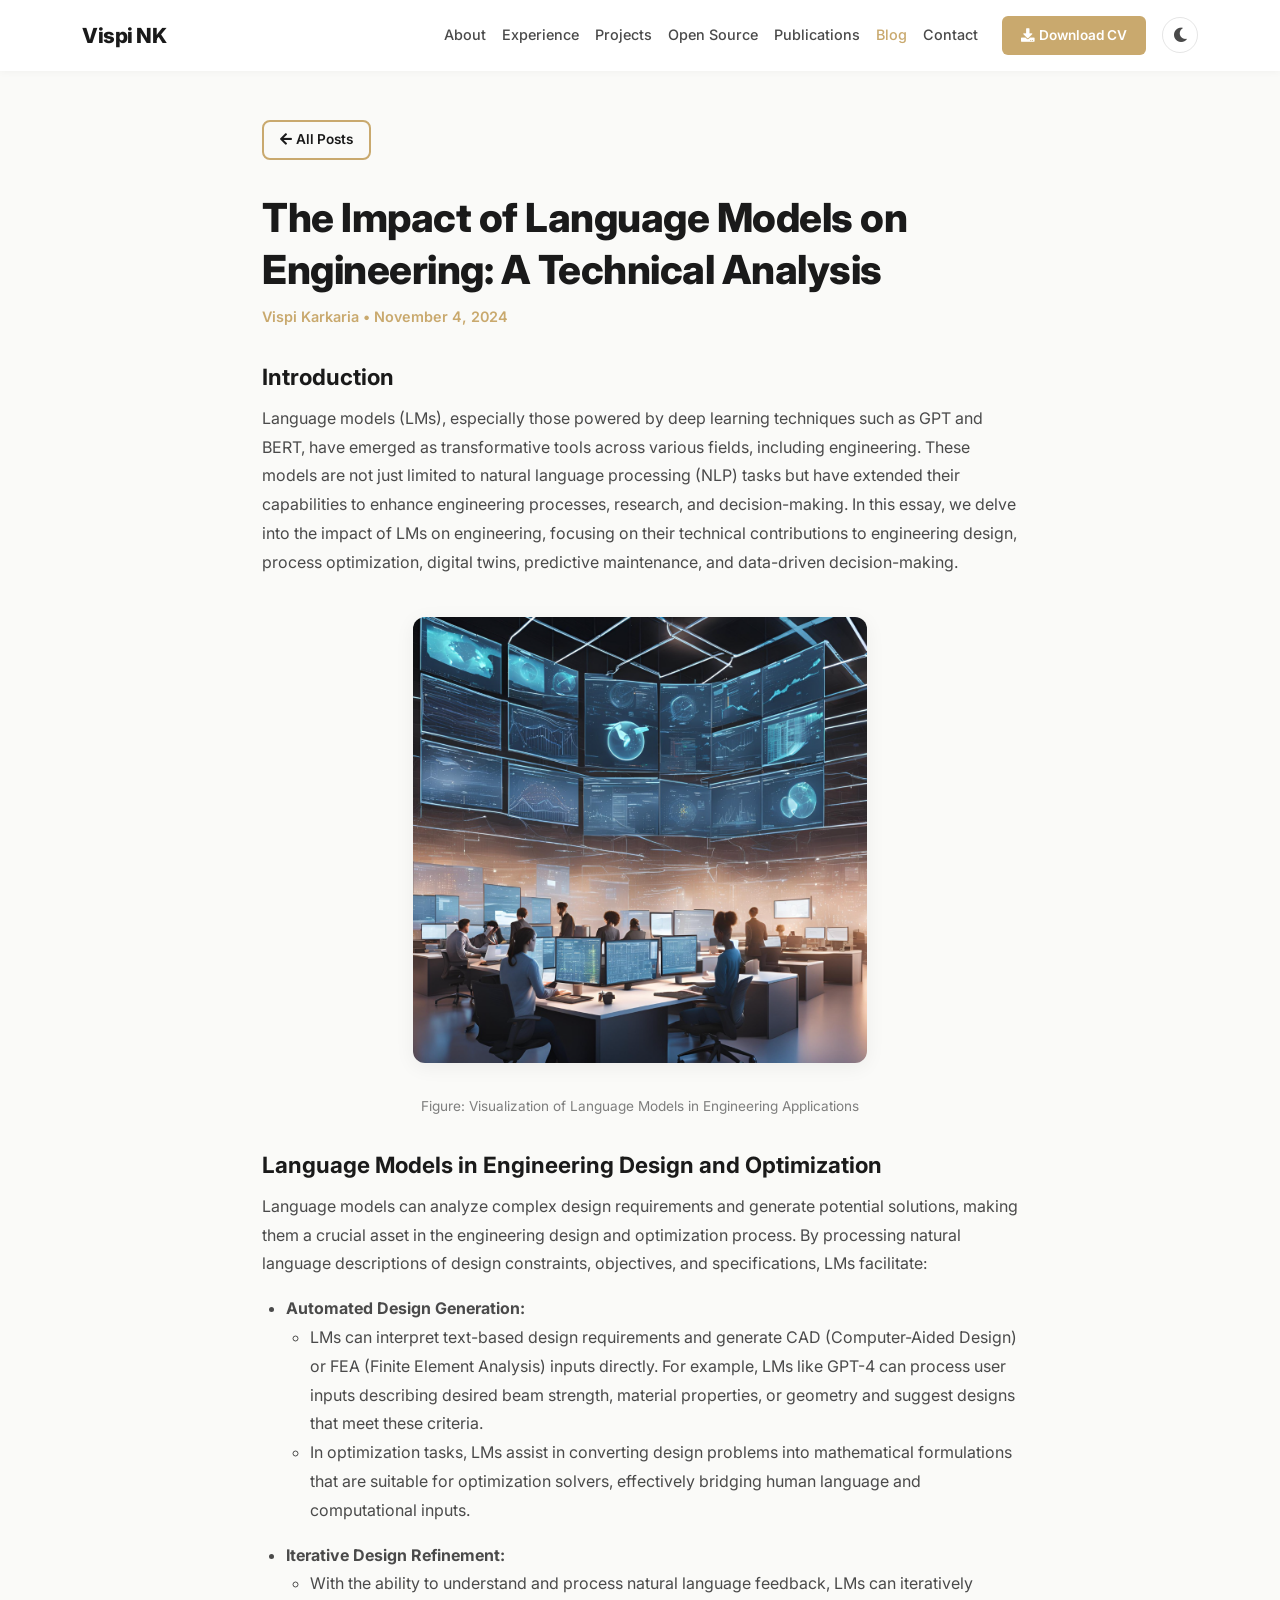
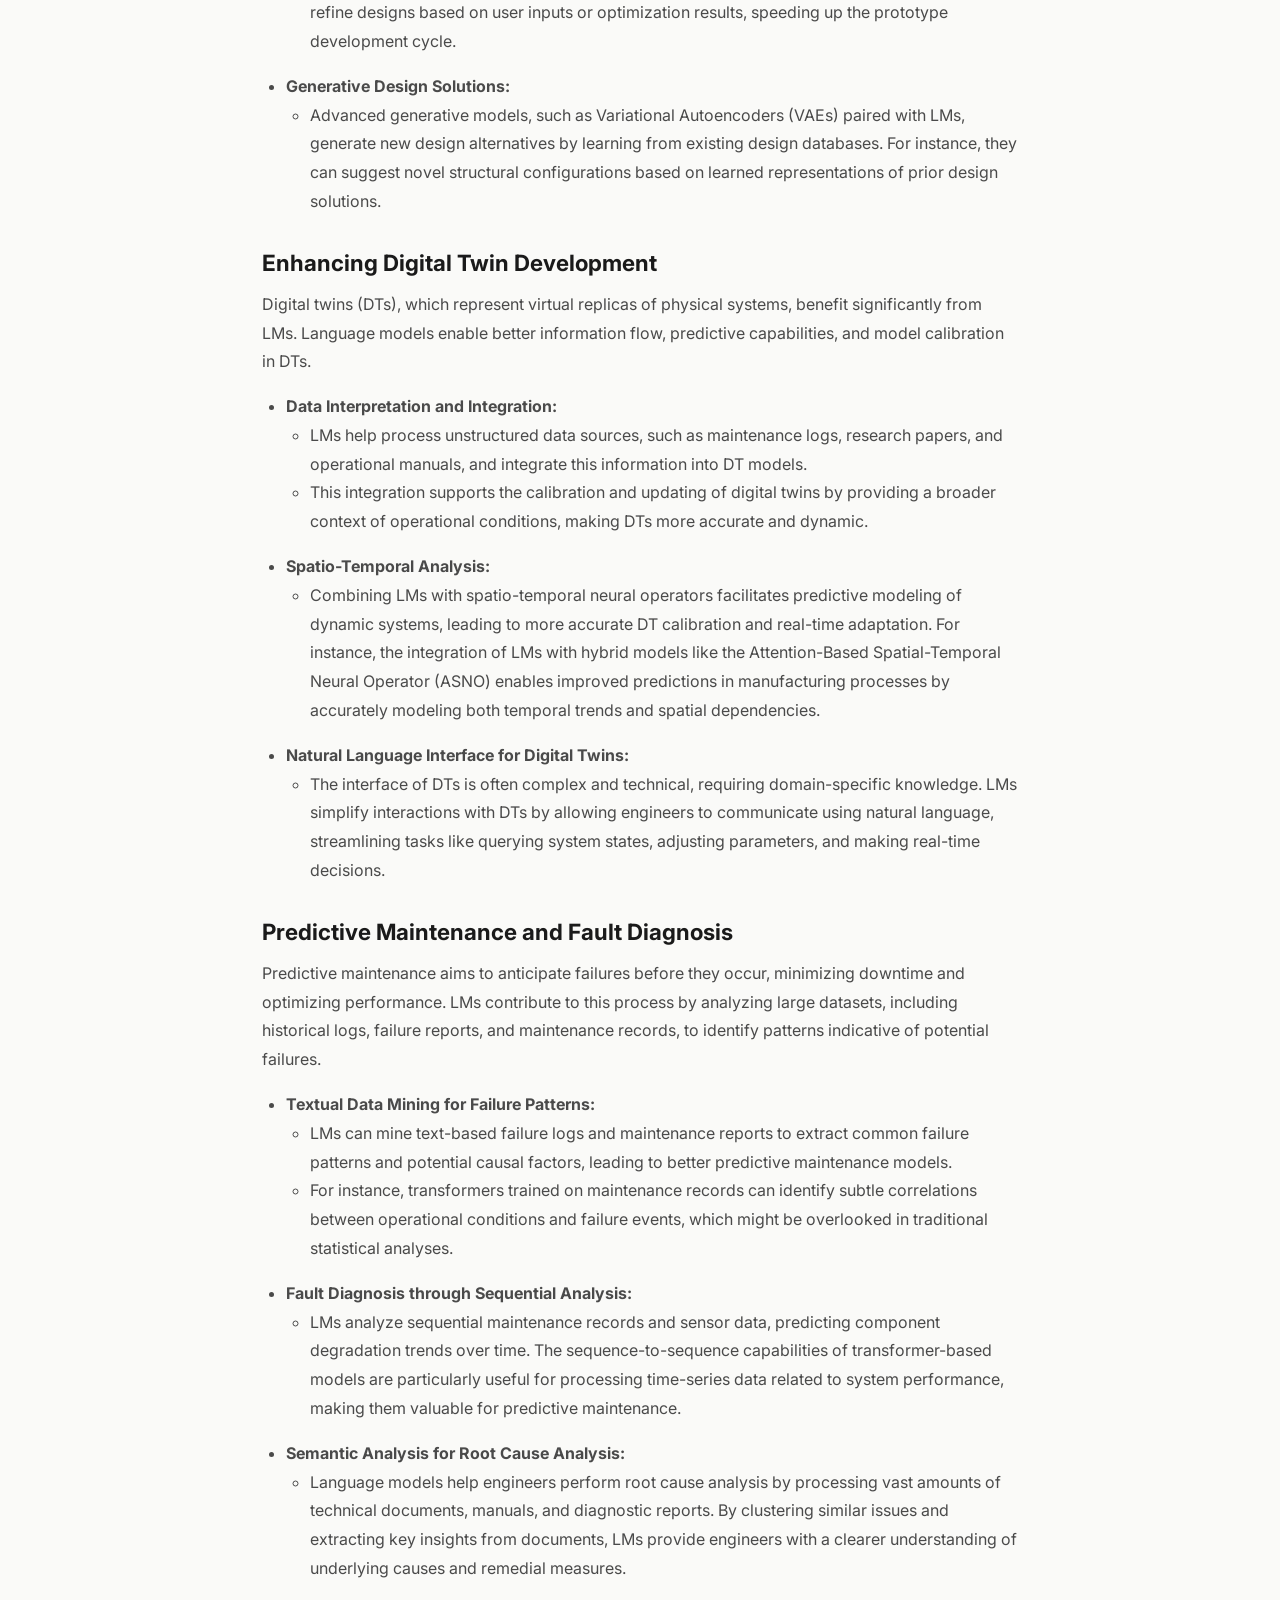
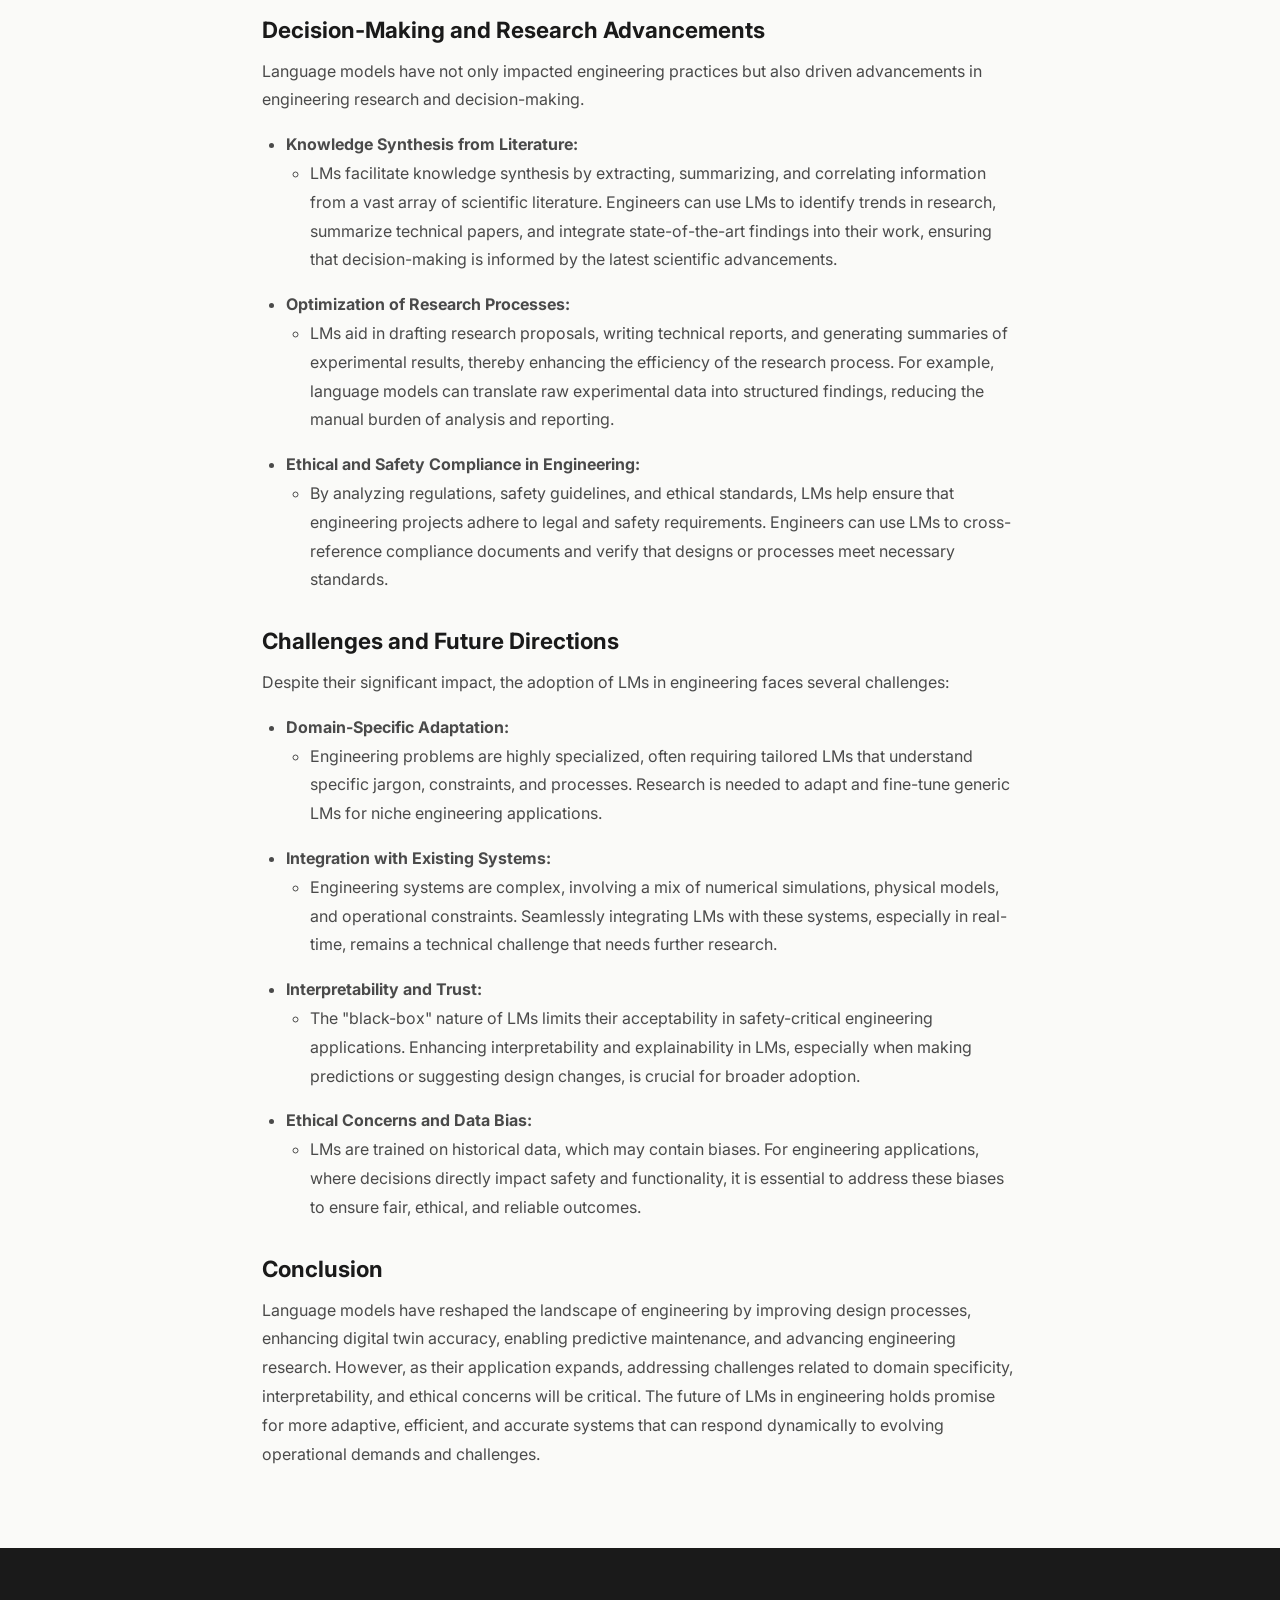
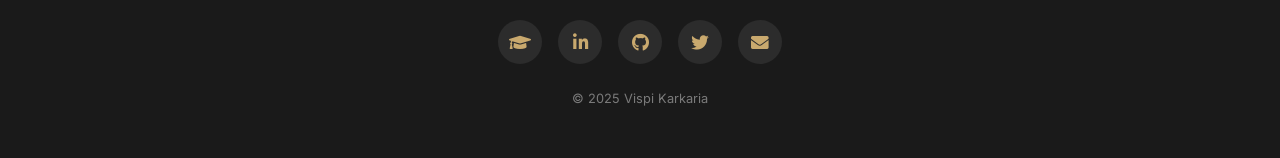
<file: blogs/The Impact of Language Models on Engineering: A Technical Analysis.html>
<!DOCTYPE html>
<html lang="en">
<head>
  <meta charset="utf-8" />
  <meta name="viewport" content="width=device-width, initial-scale=1" />
  <title>The Impact of Language Models on Engineering | Vispi Karkaria</title>
  <meta name="description" content="A technical analysis of how language models are transforming engineering design, digital twins, and predictive maintenance." />
  <link rel="icon" type="image/svg+xml" href="../assets/img/favicon.svg" />
  <link href="https://cdn.jsdelivr.net/npm/bootstrap@5.3.2/dist/css/bootstrap.min.css" rel="stylesheet" />
  <link href="https://cdnjs.cloudflare.com/ajax/libs/font-awesome/5.15.4/css/all.min.css" rel="stylesheet" />
  <link href="https://fonts.googleapis.com/css2?family=Inter:wght@400;500;600;700;800&display=swap" rel="stylesheet" />
  <link href="../assets/css/style.css" rel="stylesheet" />
  <style>
    .blog-article { max-width: 780px; margin: 0 auto; padding-top: 120px; padding-bottom: 4rem; }
    .blog-article h2 { font-size: 1.4rem; margin-top: 2rem; margin-bottom: 0.8rem; }
    .blog-article h3 { font-size: 1.2rem; margin-top: 1.8rem; margin-bottom: 0.6rem; }
    .blog-article p, .blog-article li { font-size: 1rem; line-height: 1.8; color: var(--text-body); }
    .blog-article ul, .blog-article ol { padding-left: 1.5rem; margin-bottom: 1rem; }
    .blog-article img { border-radius: var(--radius); box-shadow: var(--shadow); margin: 1.5rem 0; }
    .blog-article .lead { color: var(--accent); font-weight: 600; font-size: 0.9rem; }
    .blog-article code { background: var(--bg-alt); padding: 0.2rem 0.5rem; border-radius: 4px; font-size: 0.9rem; }
    .blog-article pre { background: var(--bg-alt); padding: 1.5rem; border-radius: var(--radius); overflow-x: auto; margin: 1.5rem 0; }
    .blog-article pre code { background: none; padding: 0; }
    body.dark-mode .blog-article p, body.dark-mode .blog-article li { color: #B0B0B0; }
    body.dark-mode .blog-article pre, body.dark-mode .blog-article code { background: #16213E; }
  </style>
</head>
<body>

<!-- Navbar -->
<nav class="navbar navbar-expand-lg navbar-custom fixed-top">
  <div class="container">
    <a class="navbar-brand" href="../index.html">Vispi NK</a>
    <button class="navbar-toggler border-0" type="button" data-bs-toggle="collapse" data-bs-target="#navMenu">
      <span class="navbar-toggler-icon"></span>
    </button>
    <div class="collapse navbar-collapse" id="navMenu">
      <ul class="navbar-nav ms-auto me-3">
        <li class="nav-item"><a class="nav-link" href="../index.html#about">About</a></li>
        <li class="nav-item"><a class="nav-link" href="../index.html#experience">Experience</a></li>
        <li class="nav-item"><a class="nav-link" href="../index.html#projects">Projects</a></li>
        <li class="nav-item"><a class="nav-link" href="../index.html#opensource">Open Source</a></li>
        <li class="nav-item"><a class="nav-link" href="../index.html#publications">Publications</a></li>
        <li class="nav-item"><a class="nav-link active" href="../blog.html">Blog</a></li>
        <li class="nav-item"><a class="nav-link" href="../index.html#contact">Contact</a></li>
      </ul>
      <a href="../assets/cv/cv.pdf" class="btn-cv" target="_blank"><i class="fas fa-download me-1"></i>Download CV</a>
      <button class="dark-toggle ms-3" id="darkToggle" aria-label="Toggle dark mode"><i class="fas fa-moon"></i></button>
    </div>
  </div>
</nav>

<article class="blog-article container">
  <a href="../blog.html" class="btn-outline-custom" style="font-size:0.85rem;padding:0.4rem 1rem;margin-bottom:2rem;display:inline-block;"><i class="fas fa-arrow-left me-1"></i>All Posts</a>
  <h1 style="font-size:clamp(1.8rem,4vw,2.5rem);font-weight:800;letter-spacing:-0.5px;margin-bottom:0.5rem;">The Impact of Language Models on Engineering: A Technical Analysis</h1>
  <p class="lead">Vispi Karkaria &bull; November 4, 2024</p>

  <h2>Introduction</h2>
  <p>
    Language models (LMs), especially those powered by deep learning techniques such as GPT and BERT, have emerged as transformative tools across various fields, including engineering. These models are not just limited to natural language processing (NLP) tasks but have extended their capabilities to enhance engineering processes, research, and decision-making. In this essay, we delve into the impact of LMs on engineering, focusing on their technical contributions to engineering design, process optimization, digital twins, predictive maintenance, and data-driven decision-making.
  </p>

  <figure class="text-center">
    <img src="LLM_Engineering.png" alt="Large Language Model in Engineering" class="img-fluid" style="max-width:60%;">
    <figcaption style="font-size:0.85rem;opacity:0.7;margin-top:0.5rem;">Figure: Visualization of Language Models in Engineering Applications</figcaption>
  </figure>

  <h2>Language Models in Engineering Design and Optimization</h2>
  <p>
    Language models can analyze complex design requirements and generate potential solutions, making them a crucial asset in the engineering design and optimization process. By processing natural language descriptions of design constraints, objectives, and specifications, LMs facilitate:
  </p>
  <ul>
    <li><strong>Automated Design Generation:</strong>
      <ul>
        <li>LMs can interpret text-based design requirements and generate CAD (Computer-Aided Design) or FEA (Finite Element Analysis) inputs directly. For example, LMs like GPT-4 can process user inputs describing desired beam strength, material properties, or geometry and suggest designs that meet these criteria.</li>
        <li>In optimization tasks, LMs assist in converting design problems into mathematical formulations that are suitable for optimization solvers, effectively bridging human language and computational inputs.</li>
      </ul>
    </li>
    <li><strong>Iterative Design Refinement:</strong>
      <ul>
        <li>With the ability to understand and process natural language feedback, LMs can iteratively refine designs based on user inputs or optimization results, speeding up the prototype development cycle.</li>
      </ul>
    </li>
    <li><strong>Generative Design Solutions:</strong>
      <ul>
        <li>Advanced generative models, such as Variational Autoencoders (VAEs) paired with LMs, generate new design alternatives by learning from existing design databases. For instance, they can suggest novel structural configurations based on learned representations of prior design solutions.</li>
      </ul>
    </li>
  </ul>

  <h2>Enhancing Digital Twin Development</h2>
  <p>
    Digital twins (DTs), which represent virtual replicas of physical systems, benefit significantly from LMs. Language models enable better information flow, predictive capabilities, and model calibration in DTs.
  </p>
  <ul>
    <li><strong>Data Interpretation and Integration:</strong>
      <ul>
        <li>LMs help process unstructured data sources, such as maintenance logs, research papers, and operational manuals, and integrate this information into DT models.</li>
        <li>This integration supports the calibration and updating of digital twins by providing a broader context of operational conditions, making DTs more accurate and dynamic.</li>
      </ul>
    </li>
    <li><strong>Spatio-Temporal Analysis:</strong>
      <ul>
        <li>Combining LMs with spatio-temporal neural operators facilitates predictive modeling of dynamic systems, leading to more accurate DT calibration and real-time adaptation. For instance, the integration of LMs with hybrid models like the Attention-Based Spatial-Temporal Neural Operator (ASNO) enables improved predictions in manufacturing processes by accurately modeling both temporal trends and spatial dependencies.</li>
      </ul>
    </li>
    <li><strong>Natural Language Interface for Digital Twins:</strong>
      <ul>
        <li>The interface of DTs is often complex and technical, requiring domain-specific knowledge. LMs simplify interactions with DTs by allowing engineers to communicate using natural language, streamlining tasks like querying system states, adjusting parameters, and making real-time decisions.</li>
      </ul>
    </li>
  </ul>

  <h2>Predictive Maintenance and Fault Diagnosis</h2>
  <p>
    Predictive maintenance aims to anticipate failures before they occur, minimizing downtime and optimizing performance. LMs contribute to this process by analyzing large datasets, including historical logs, failure reports, and maintenance records, to identify patterns indicative of potential failures.
  </p>
  <ul>
    <li><strong>Textual Data Mining for Failure Patterns:</strong>
      <ul>
        <li>LMs can mine text-based failure logs and maintenance reports to extract common failure patterns and potential causal factors, leading to better predictive maintenance models.</li>
        <li>For instance, transformers trained on maintenance records can identify subtle correlations between operational conditions and failure events, which might be overlooked in traditional statistical analyses.</li>
      </ul>
    </li>
    <li><strong>Fault Diagnosis through Sequential Analysis:</strong>
      <ul>
        <li>LMs analyze sequential maintenance records and sensor data, predicting component degradation trends over time. The sequence-to-sequence capabilities of transformer-based models are particularly useful for processing time-series data related to system performance, making them valuable for predictive maintenance.</li>
      </ul>
    </li>
    <li><strong>Semantic Analysis for Root Cause Analysis:</strong>
      <ul>
        <li>Language models help engineers perform root cause analysis by processing vast amounts of technical documents, manuals, and diagnostic reports. By clustering similar issues and extracting key insights from documents, LMs provide engineers with a clearer understanding of underlying causes and remedial measures.</li>
      </ul>
    </li>
  </ul>

  <h2>Decision-Making and Research Advancements</h2>
  <p>
    Language models have not only impacted engineering practices but also driven advancements in engineering research and decision-making.
  </p>
  <ul>
    <li><strong>Knowledge Synthesis from Literature:</strong>
      <ul>
        <li>LMs facilitate knowledge synthesis by extracting, summarizing, and correlating information from a vast array of scientific literature. Engineers can use LMs to identify trends in research, summarize technical papers, and integrate state-of-the-art findings into their work, ensuring that decision-making is informed by the latest scientific advancements.</li>
      </ul>
    </li>
    <li><strong>Optimization of Research Processes:</strong>
      <ul>
        <li>LMs aid in drafting research proposals, writing technical reports, and generating summaries of experimental results, thereby enhancing the efficiency of the research process. For example, language models can translate raw experimental data into structured findings, reducing the manual burden of analysis and reporting.</li>
      </ul>
    </li>
    <li><strong>Ethical and Safety Compliance in Engineering:</strong>
      <ul>
        <li>By analyzing regulations, safety guidelines, and ethical standards, LMs help ensure that engineering projects adhere to legal and safety requirements. Engineers can use LMs to cross-reference compliance documents and verify that designs or processes meet necessary standards.</li>
      </ul>
    </li>
  </ul>

  <h2>Challenges and Future Directions</h2>
  <p>
    Despite their significant impact, the adoption of LMs in engineering faces several challenges:
  </p>
  <ul>
    <li><strong>Domain-Specific Adaptation:</strong>
      <ul>
        <li>Engineering problems are highly specialized, often requiring tailored LMs that understand specific jargon, constraints, and processes. Research is needed to adapt and fine-tune generic LMs for niche engineering applications.</li>
      </ul>
    </li>
    <li><strong>Integration with Existing Systems:</strong>
      <ul>
        <li>Engineering systems are complex, involving a mix of numerical simulations, physical models, and operational constraints. Seamlessly integrating LMs with these systems, especially in real-time, remains a technical challenge that needs further research.</li>
      </ul>
    </li>
    <li><strong>Interpretability and Trust:</strong>
      <ul>
        <li>The "black-box" nature of LMs limits their acceptability in safety-critical engineering applications. Enhancing interpretability and explainability in LMs, especially when making predictions or suggesting design changes, is crucial for broader adoption.</li>
      </ul>
    </li>
    <li><strong>Ethical Concerns and Data Bias:</strong>
      <ul>
        <li>LMs are trained on historical data, which may contain biases. For engineering applications, where decisions directly impact safety and functionality, it is essential to address these biases to ensure fair, ethical, and reliable outcomes.</li>
      </ul>
    </li>
  </ul>

  <h2>Conclusion</h2>
  <p>
    Language models have reshaped the landscape of engineering by improving design processes, enhancing digital twin accuracy, enabling predictive maintenance, and advancing engineering research. However, as their application expands, addressing challenges related to domain specificity, interpretability, and ethical concerns will be critical. The future of LMs in engineering holds promise for more adaptive, efficient, and accurate systems that can respond dynamically to evolving operational demands and challenges.
  </p>

</article>

<!-- Footer -->
<footer class="footer">
  <div class="container text-center">
    <div class="social-links">
      <a href="https://scholar.google.com/citations?user=6ZxujUkAAAAJ&hl=en" target="_blank" aria-label="Google Scholar"><i class="fas fa-graduation-cap"></i></a>
      <a href="https://www.linkedin.com/in/vispi-karkaria" target="_blank" aria-label="LinkedIn"><i class="fab fa-linkedin-in"></i></a>
      <a href="https://github.com/Vispikarkaria" target="_blank" aria-label="GitHub"><i class="fab fa-github"></i></a>
      <a href="https://x.com/VispiKarkaria3" target="_blank" aria-label="X"><i class="fab fa-twitter"></i></a>
      <a href="mailto:vispikarkaria127@gmail.com" aria-label="Email"><i class="fas fa-envelope"></i></a>
    </div>
    <p style="margin-top:1.5rem;font-size:0.8rem;opacity:0.6;">&copy; 2025 Vispi Karkaria</p>
  </div>
</footer>

<script src="https://cdn.jsdelivr.net/npm/bootstrap@5.3.2/dist/js/bootstrap.bundle.min.js"></script>
<script>
(function(){
  const toggle = document.getElementById('darkToggle');
  const icon = toggle.querySelector('i');
  if(localStorage.getItem('darkMode')==='true'){
    document.body.classList.add('dark-mode');
    icon.classList.replace('fa-moon','fa-sun');
  }
  toggle.addEventListener('click',()=>{
    document.body.classList.toggle('dark-mode');
    const dark = document.body.classList.contains('dark-mode');
    localStorage.setItem('darkMode', dark);
    icon.classList.replace(dark?'fa-moon':'fa-sun', dark?'fa-sun':'fa-moon');
  });
})();
</script>
</body>
</html>
</file>
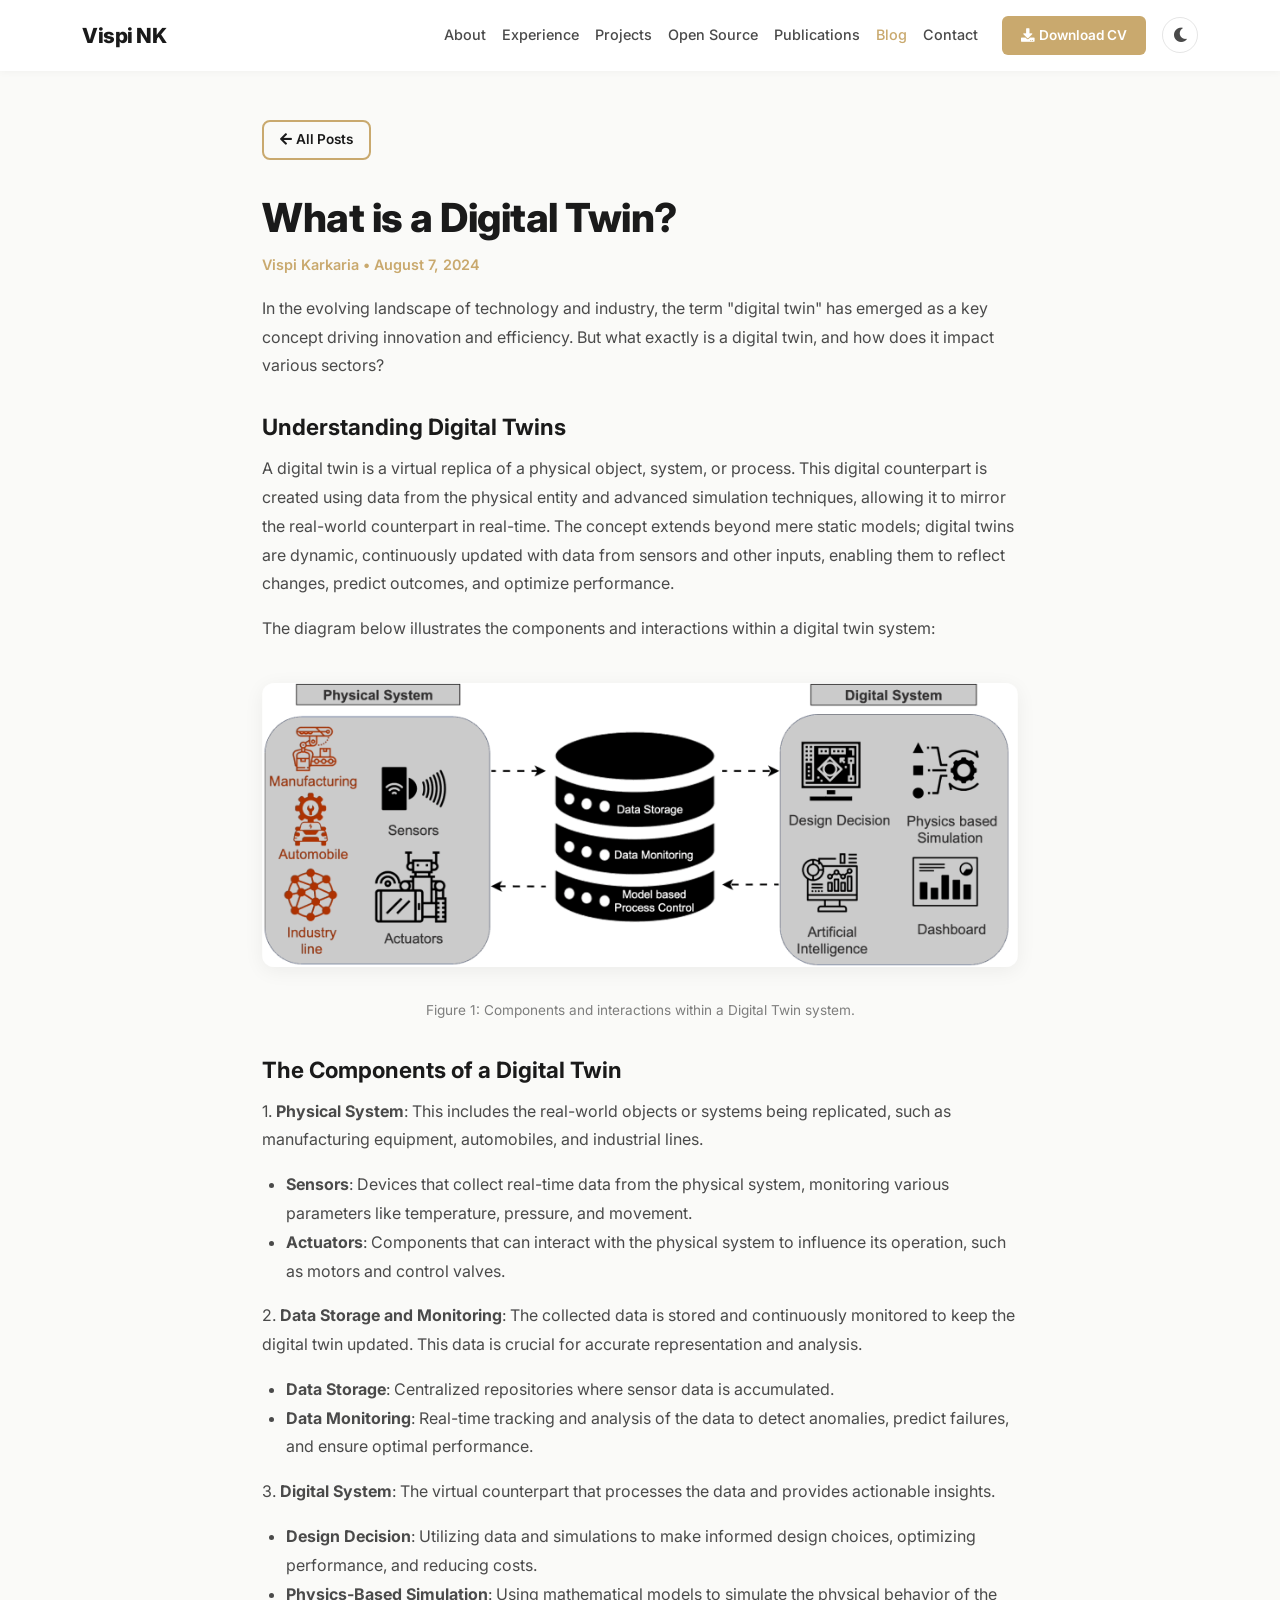
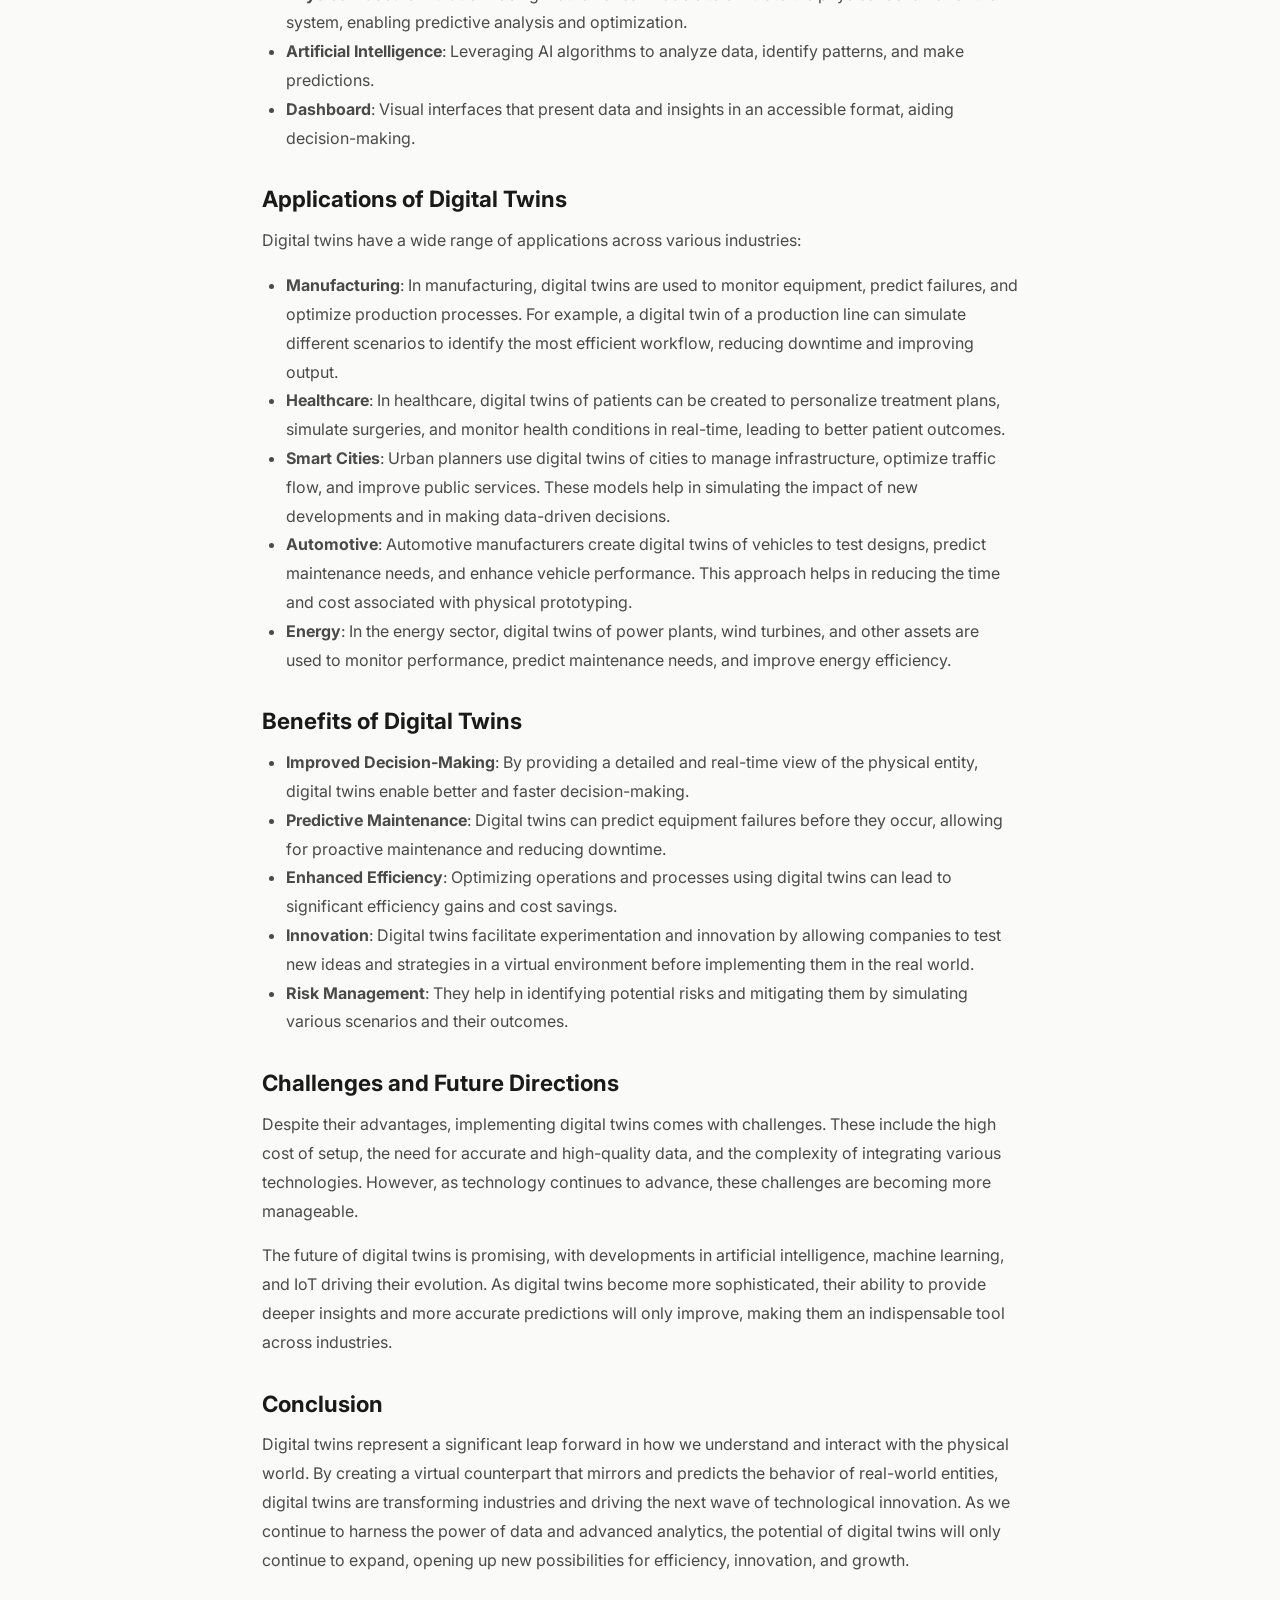
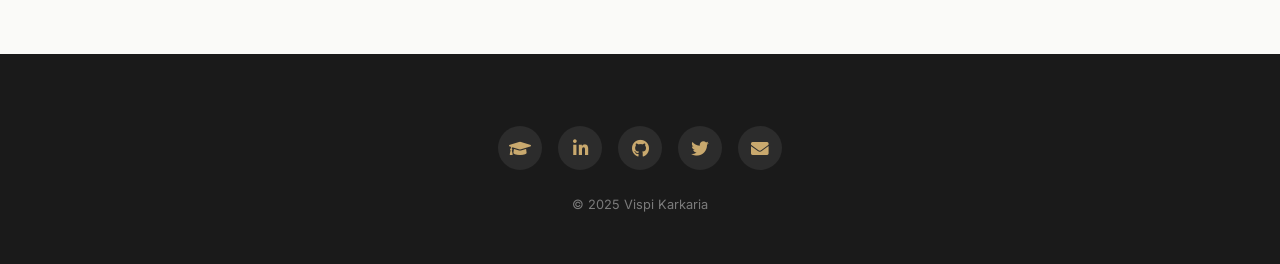
<file: blogs/What is a Digital Twin.html>
<!DOCTYPE html>
<html lang="en">
<head>
  <meta charset="utf-8" />
  <meta name="viewport" content="width=device-width, initial-scale=1" />
  <title>What is a Digital Twin | Vispi Karkaria</title>
  <meta name="description" content="Understanding Digital Twins: virtual replicas of physical systems driving innovation across industries." />
  <link rel="icon" type="image/svg+xml" href="../assets/img/favicon.svg" />
  <link href="https://cdn.jsdelivr.net/npm/bootstrap@5.3.2/dist/css/bootstrap.min.css" rel="stylesheet" />
  <link href="https://cdnjs.cloudflare.com/ajax/libs/font-awesome/5.15.4/css/all.min.css" rel="stylesheet" />
  <link href="https://fonts.googleapis.com/css2?family=Inter:wght@400;500;600;700;800&display=swap" rel="stylesheet" />
  <link href="../assets/css/style.css" rel="stylesheet" />
  <style>
    .blog-article { max-width: 780px; margin: 0 auto; padding-top: 120px; padding-bottom: 4rem; }
    .blog-article h2 { font-size: 1.4rem; margin-top: 2rem; margin-bottom: 0.8rem; }
    .blog-article h3 { font-size: 1.2rem; margin-top: 1.8rem; margin-bottom: 0.6rem; }
    .blog-article p, .blog-article li { font-size: 1rem; line-height: 1.8; color: var(--text-body); }
    .blog-article ul, .blog-article ol { padding-left: 1.5rem; margin-bottom: 1rem; }
    .blog-article img { border-radius: var(--radius); box-shadow: var(--shadow); margin: 1.5rem 0; }
    .blog-article .lead { color: var(--accent); font-weight: 600; font-size: 0.9rem; }
    .blog-article code { background: var(--bg-alt); padding: 0.2rem 0.5rem; border-radius: 4px; font-size: 0.9rem; }
    .blog-article pre { background: var(--bg-alt); padding: 1.5rem; border-radius: var(--radius); overflow-x: auto; margin: 1.5rem 0; }
    .blog-article pre code { background: none; padding: 0; }
    body.dark-mode .blog-article p, body.dark-mode .blog-article li { color: #B0B0B0; }
    body.dark-mode .blog-article pre, body.dark-mode .blog-article code { background: #16213E; }
  </style>
</head>
<body>

<!-- Navbar -->
<nav class="navbar navbar-expand-lg navbar-custom fixed-top">
  <div class="container">
    <a class="navbar-brand" href="../index.html">Vispi NK</a>
    <button class="navbar-toggler border-0" type="button" data-bs-toggle="collapse" data-bs-target="#navMenu">
      <span class="navbar-toggler-icon"></span>
    </button>
    <div class="collapse navbar-collapse" id="navMenu">
      <ul class="navbar-nav ms-auto me-3">
        <li class="nav-item"><a class="nav-link" href="../index.html#about">About</a></li>
        <li class="nav-item"><a class="nav-link" href="../index.html#experience">Experience</a></li>
        <li class="nav-item"><a class="nav-link" href="../index.html#projects">Projects</a></li>
        <li class="nav-item"><a class="nav-link" href="../index.html#opensource">Open Source</a></li>
        <li class="nav-item"><a class="nav-link" href="../index.html#publications">Publications</a></li>
        <li class="nav-item"><a class="nav-link active" href="../blog.html">Blog</a></li>
        <li class="nav-item"><a class="nav-link" href="../index.html#contact">Contact</a></li>
      </ul>
      <a href="../assets/cv/cv.pdf" class="btn-cv" target="_blank"><i class="fas fa-download me-1"></i>Download CV</a>
      <button class="dark-toggle ms-3" id="darkToggle" aria-label="Toggle dark mode"><i class="fas fa-moon"></i></button>
    </div>
  </div>
</nav>

<article class="blog-article container">
  <a href="../blog.html" class="btn-outline-custom" style="font-size:0.85rem;padding:0.4rem 1rem;margin-bottom:2rem;display:inline-block;"><i class="fas fa-arrow-left me-1"></i>All Posts</a>
  <h1 style="font-size:clamp(1.8rem,4vw,2.5rem);font-weight:800;letter-spacing:-0.5px;margin-bottom:0.5rem;">What is a Digital Twin?</h1>
  <p class="lead">Vispi Karkaria &bull; August 7, 2024</p>

  <p>
    In the evolving landscape of technology and industry, the term "digital twin" has emerged as a key concept driving innovation and efficiency. But what exactly is a digital twin, and how does it impact various sectors?
  </p>

  <h2>Understanding Digital Twins</h2>
  <p>
    A digital twin is a virtual replica of a physical object, system, or process. This digital counterpart is created using data from the physical entity and advanced simulation techniques, allowing it to mirror the real-world counterpart in real-time. The concept extends beyond mere static models; digital twins are dynamic, continuously updated with data from sensors and other inputs, enabling them to reflect changes, predict outcomes, and optimize performance.
  </p>
  <p>The diagram below illustrates the components and interactions within a digital twin system:</p>

  <figure class="text-center">
    <img src="Digital_Twin.gif" alt="Digital Twin Diagram" class="img-fluid">
    <figcaption style="font-size:0.85rem;opacity:0.7;margin-top:0.5rem;">Figure 1: Components and interactions within a Digital Twin system.</figcaption>
  </figure>

  <h2>The Components of a Digital Twin</h2>
  <p>1. <strong>Physical System</strong>: This includes the real-world objects or systems being replicated, such as manufacturing equipment, automobiles, and industrial lines.</p>
  <ul>
    <li><strong>Sensors</strong>: Devices that collect real-time data from the physical system, monitoring various parameters like temperature, pressure, and movement.</li>
    <li><strong>Actuators</strong>: Components that can interact with the physical system to influence its operation, such as motors and control valves.</li>
  </ul>
  <p>2. <strong>Data Storage and Monitoring</strong>: The collected data is stored and continuously monitored to keep the digital twin updated. This data is crucial for accurate representation and analysis.</p>
  <ul>
    <li><strong>Data Storage</strong>: Centralized repositories where sensor data is accumulated.</li>
    <li><strong>Data Monitoring</strong>: Real-time tracking and analysis of the data to detect anomalies, predict failures, and ensure optimal performance.</li>
  </ul>
  <p>3. <strong>Digital System</strong>: The virtual counterpart that processes the data and provides actionable insights.</p>
  <ul>
    <li><strong>Design Decision</strong>: Utilizing data and simulations to make informed design choices, optimizing performance, and reducing costs.</li>
    <li><strong>Physics-Based Simulation</strong>: Using mathematical models to simulate the physical behavior of the system, enabling predictive analysis and optimization.</li>
    <li><strong>Artificial Intelligence</strong>: Leveraging AI algorithms to analyze data, identify patterns, and make predictions.</li>
    <li><strong>Dashboard</strong>: Visual interfaces that present data and insights in an accessible format, aiding decision-making.</li>
  </ul>

  <h2>Applications of Digital Twins</h2>
  <p>Digital twins have a wide range of applications across various industries:</p>
  <ul>
    <li><strong>Manufacturing</strong>: In manufacturing, digital twins are used to monitor equipment, predict failures, and optimize production processes. For example, a digital twin of a production line can simulate different scenarios to identify the most efficient workflow, reducing downtime and improving output.</li>
    <li><strong>Healthcare</strong>: In healthcare, digital twins of patients can be created to personalize treatment plans, simulate surgeries, and monitor health conditions in real-time, leading to better patient outcomes.</li>
    <li><strong>Smart Cities</strong>: Urban planners use digital twins of cities to manage infrastructure, optimize traffic flow, and improve public services. These models help in simulating the impact of new developments and in making data-driven decisions.</li>
    <li><strong>Automotive</strong>: Automotive manufacturers create digital twins of vehicles to test designs, predict maintenance needs, and enhance vehicle performance. This approach helps in reducing the time and cost associated with physical prototyping.</li>
    <li><strong>Energy</strong>: In the energy sector, digital twins of power plants, wind turbines, and other assets are used to monitor performance, predict maintenance needs, and improve energy efficiency.</li>
  </ul>

  <h2>Benefits of Digital Twins</h2>
  <ul>
    <li><strong>Improved Decision-Making</strong>: By providing a detailed and real-time view of the physical entity, digital twins enable better and faster decision-making.</li>
    <li><strong>Predictive Maintenance</strong>: Digital twins can predict equipment failures before they occur, allowing for proactive maintenance and reducing downtime.</li>
    <li><strong>Enhanced Efficiency</strong>: Optimizing operations and processes using digital twins can lead to significant efficiency gains and cost savings.</li>
    <li><strong>Innovation</strong>: Digital twins facilitate experimentation and innovation by allowing companies to test new ideas and strategies in a virtual environment before implementing them in the real world.</li>
    <li><strong>Risk Management</strong>: They help in identifying potential risks and mitigating them by simulating various scenarios and their outcomes.</li>
  </ul>

  <h2>Challenges and Future Directions</h2>
  <p>Despite their advantages, implementing digital twins comes with challenges. These include the high cost of setup, the need for accurate and high-quality data, and the complexity of integrating various technologies. However, as technology continues to advance, these challenges are becoming more manageable.</p>
  <p>The future of digital twins is promising, with developments in artificial intelligence, machine learning, and IoT driving their evolution. As digital twins become more sophisticated, their ability to provide deeper insights and more accurate predictions will only improve, making them an indispensable tool across industries.</p>

  <h2>Conclusion</h2>
  <p>Digital twins represent a significant leap forward in how we understand and interact with the physical world. By creating a virtual counterpart that mirrors and predicts the behavior of real-world entities, digital twins are transforming industries and driving the next wave of technological innovation. As we continue to harness the power of data and advanced analytics, the potential of digital twins will only continue to expand, opening up new possibilities for efficiency, innovation, and growth.</p>

</article>

<!-- Footer -->
<footer class="footer">
  <div class="container text-center">
    <div class="social-links">
      <a href="https://scholar.google.com/citations?user=6ZxujUkAAAAJ&hl=en" target="_blank" aria-label="Google Scholar"><i class="fas fa-graduation-cap"></i></a>
      <a href="https://www.linkedin.com/in/vispi-karkaria" target="_blank" aria-label="LinkedIn"><i class="fab fa-linkedin-in"></i></a>
      <a href="https://github.com/Vispikarkaria" target="_blank" aria-label="GitHub"><i class="fab fa-github"></i></a>
      <a href="https://x.com/VispiKarkaria3" target="_blank" aria-label="X"><i class="fab fa-twitter"></i></a>
      <a href="mailto:vispikarkaria127@gmail.com" aria-label="Email"><i class="fas fa-envelope"></i></a>
    </div>
    <p style="margin-top:1.5rem;font-size:0.8rem;opacity:0.6;">&copy; 2025 Vispi Karkaria</p>
  </div>
</footer>

<script src="https://cdn.jsdelivr.net/npm/bootstrap@5.3.2/dist/js/bootstrap.bundle.min.js"></script>
<script>
(function(){
  const toggle = document.getElementById('darkToggle');
  const icon = toggle.querySelector('i');
  if(localStorage.getItem('darkMode')==='true'){
    document.body.classList.add('dark-mode');
    icon.classList.replace('fa-moon','fa-sun');
  }
  toggle.addEventListener('click',()=>{
    document.body.classList.toggle('dark-mode');
    const dark = document.body.classList.contains('dark-mode');
    localStorage.setItem('darkMode', dark);
    icon.classList.replace(dark?'fa-moon':'fa-sun', dark?'fa-sun':'fa-moon');
  });
})();
</script>
</body>
</html>
</file>
<file: assets/css/style.css>
:root {
  --bg: #FAFAF8;
  --bg-alt: #F5F0EB;
  --accent: #C9A96E;
  --accent-dark: #A8883F;
  --text: #1A1A1A;
  --text-body: #4A4A4A;
  --white: #FFFFFF;
  --shadow: 0 4px 20px rgba(0,0,0,0.06);
  --shadow-hover: 0 8px 32px rgba(201,169,110,0.15);
  --radius: 12px;
  --transition: 0.3s cubic-bezier(0.4, 0, 0.2, 1);
}

* { margin: 0; padding: 0; box-sizing: border-box; }

html { scroll-behavior: smooth; scroll-padding-top: 80px; }

body {
  font-family: 'Inter', sans-serif;
  background: var(--bg);
  color: var(--text-body);
  line-height: 1.7;
  -webkit-font-smoothing: antialiased;
}

h1, h2, h3, h4, h5, h6 { color: var(--text); font-weight: 700; line-height: 1.3; }

a { color: var(--accent); text-decoration: none; transition: color var(--transition); }
a:hover { color: var(--accent-dark); }

img { max-width: 100%; }

/* Navbar */
.navbar-custom {
  background: rgba(255,255,255,0.92);
  backdrop-filter: blur(12px);
  box-shadow: 0 1px 8px rgba(0,0,0,0.04);
  padding: 0.8rem 0;
  transition: box-shadow var(--transition);
}
.navbar-custom .navbar-brand {
  font-weight: 800;
  font-size: 1.3rem;
  color: var(--text);
  letter-spacing: -0.5px;
}
.navbar-custom .nav-link {
  color: var(--text-body);
  font-weight: 500;
  font-size: 0.9rem;
  padding: 0.5rem 1rem;
  transition: color var(--transition);
}
.navbar-custom .nav-link:hover,
.navbar-custom .nav-link.active { color: var(--accent); }

.btn-cv {
  background: var(--accent);
  color: var(--white);
  border: none;
  padding: 0.5rem 1.2rem;
  border-radius: 6px;
  font-weight: 600;
  font-size: 0.85rem;
  transition: all var(--transition);
}
.btn-cv:hover {
  background: var(--accent-dark);
  color: var(--white);
  transform: translateY(-1px);
  box-shadow: 0 4px 12px rgba(201,169,110,0.3);
}

/* Hero */
.hero {
  min-height: 100vh;
  display: flex;
  align-items: center;
  justify-content: center;
  background: linear-gradient(135deg, var(--bg) 0%, var(--bg-alt) 100%);
  position: relative;
  overflow: hidden;
}
.hero::before {
  content: '';
  position: absolute;
  inset: 0;
  background: radial-gradient(ellipse at 70% 30%, rgba(201,169,110,0.06) 0%, transparent 60%);
  pointer-events: none;
}
.hero-content { text-align: center; position: relative; z-index: 1; }
.hero-row { position: relative; z-index: 1; }
.hero-photo {
  width: 160px;
  height: 160px;
  border-radius: 50%;
  object-fit: cover;
  border: 4px solid var(--accent);
  box-shadow: 0 8px 30px rgba(201,169,110,0.2);
  margin-bottom: 1.5rem;
}
.hero-content h1 {
  font-size: clamp(2.2rem, 5vw, 3.8rem);
  font-weight: 800;
  margin-bottom: 0.5rem;
  letter-spacing: -1px;
}
.hero-content .subtitle {
  font-size: clamp(1rem, 2.5vw, 1.3rem);
  color: var(--text-body);
  margin-bottom: 0.3rem;
}
.hero-content .tagline {
  font-size: 1.1rem;
  color: var(--accent);
  font-weight: 500;
  margin-bottom: 2rem;
}
.metrics-strip {
  display: flex;
  flex-wrap: wrap;
  justify-content: center;
  align-items: baseline;
  gap: 1.5rem;
  margin-bottom: 2.5rem;
}
.metric-item {
  font-size: 0.95rem;
  font-weight: 600;
  color: var(--text);
}
.metric-item span { color: var(--accent); font-size: 1.3rem; font-weight: 800; }
.hero-buttons { display: flex; gap: 1rem; justify-content: center; flex-wrap: wrap; }
.btn-primary-custom {
  background: var(--accent);
  color: var(--white);
  padding: 0.75rem 2rem;
  border-radius: 8px;
  font-weight: 600;
  border: none;
  transition: all var(--transition);
  display: inline-block;
}
.btn-primary-custom:hover {
  background: var(--accent-dark);
  color: var(--white);
  transform: translateY(-2px);
  box-shadow: 0 6px 20px rgba(201,169,110,0.3);
}
.btn-outline-custom {
  background: transparent;
  color: var(--text);
  padding: 0.75rem 2rem;
  border-radius: 8px;
  font-weight: 600;
  border: 2px solid var(--accent);
  transition: all var(--transition);
  display: inline-block;
}
.btn-outline-custom:hover {
  background: var(--accent);
  color: var(--white);
  transform: translateY(-2px);
}

/* Sections */
section { padding: 3.5rem 0; }
section:nth-child(even) { background: var(--bg-alt); }
.section-title {
  font-size: 2rem;
  font-weight: 800;
  margin-bottom: 0.5rem;
  position: relative;
  display: inline-block;
}
.section-title::after {
  content: '';
  position: absolute;
  bottom: -6px;
  left: 0;
  width: 0;
  height: 3px;
  background: var(--accent);
  border-radius: 2px;
  transition: width 0.6s ease;
}
.section-title.visible::after { width: 100%; }
.section-subtitle { color: var(--text-body); margin-bottom: 3rem; }

/* Cards */
.card-custom {
  background: var(--white);
  border-radius: var(--radius);
  padding: 2rem;
  box-shadow: var(--shadow);
  border: 1px solid transparent;
  transition: all var(--transition);
  height: 100%;
}
.card-custom:hover {
  transform: translateY(-4px);
  border-color: var(--accent);
  box-shadow: var(--shadow-hover);
}
.card-custom .icon {
  width: 52px;
  height: 52px;
  background: linear-gradient(135deg, var(--accent), var(--accent-dark));
  border-radius: 10px;
  display: flex;
  align-items: center;
  justify-content: center;
  color: var(--white);
  font-size: 1.3rem;
  margin-bottom: 1.2rem;
}
.card-custom h4 { font-size: 1.1rem; margin-bottom: 0.5rem; }
.card-custom p { font-size: 0.9rem; color: var(--text-body); margin: 0; }
.card-custom.compact { padding: 1.2rem; text-align: center; }
.card-custom.compact .icon { margin: 0 auto 0.7rem; width: 40px; height: 40px; font-size: 1rem; }
.card-custom.compact h4 { font-size: 0.9rem; margin-bottom: 0.3rem; }
.card-custom.compact p { font-size: 0.78rem; line-height: 1.4; }

/* Featured Work */
.project-card {
  background: var(--white);
  border-radius: var(--radius);
  padding: 2rem;
  box-shadow: var(--shadow);
  border: 1px solid transparent;
  transition: all var(--transition);
  height: 100%;
}
.project-card:hover {
  transform: translateY(-4px);
  border-color: var(--accent);
  box-shadow: var(--shadow-hover);
}
.project-card h4 { font-size: 1.1rem; margin-bottom: 0.7rem; }
.project-card .metric-badge {
  display: inline-block;
  background: rgba(201,169,110,0.12);
  color: var(--accent-dark);
  padding: 0.25rem 0.75rem;
  border-radius: 20px;
  font-size: 0.8rem;
  font-weight: 600;
  margin-bottom: 0.8rem;
  margin-right: 0.4rem;
}
.project-card p { font-size: 0.9rem; color: var(--text-body); }
.project-card .github-link {
  display: inline-flex;
  align-items: center;
  gap: 0.4rem;
  font-size: 0.85rem;
  font-weight: 600;
  margin-top: 1rem;
}

/* Timeline */
.timeline { position: relative; padding-left: 2rem; }
.timeline::before {
  content: '';
  position: absolute;
  left: 8px;
  top: 0;
  bottom: 0;
  width: 2px;
  background: linear-gradient(to bottom, var(--accent), rgba(201,169,110,0.2));
}
.timeline-item {
  position: relative;
  margin-bottom: 2.5rem;
  padding-left: 1.5rem;
}
.timeline-item::before {
  content: '';
  position: absolute;
  left: -1.55rem;
  top: 6px;
  width: 12px;
  height: 12px;
  border-radius: 50%;
  background: var(--accent);
  border: 3px solid var(--bg);
  box-shadow: 0 0 0 2px var(--accent);
}
.timeline-item .date {
  font-size: 0.8rem;
  font-weight: 600;
  color: var(--accent);
  margin-bottom: 0.2rem;
}
.timeline-item h4 { font-size: 1rem; margin-bottom: 0.2rem; }
.timeline-item .company { font-weight: 600; color: var(--text); }
.timeline-item p { font-size: 0.88rem; color: var(--text-body); margin-top: 0.3rem; }

/* Publications */
.pub-list { list-style: none; padding: 0; counter-reset: pub; }
.pub-list li {
  counter-increment: pub;
  padding: 1rem 0;
  border-bottom: 1px solid rgba(0,0,0,0.05);
  font-size: 0.9rem;
  line-height: 1.6;
}
.pub-list li::before {
  content: counter(pub) ".";
  font-weight: 700;
  color: var(--accent);
  margin-right: 0.5rem;
}
.pub-list li:last-child { border-bottom: none; }
.pub-list .author-highlight { font-weight: 700; color: var(--text); }

/* Education */
.edu-card {
  background: var(--white);
  border-radius: var(--radius);
  padding: 1.8rem;
  box-shadow: var(--shadow);
  border: 1px solid transparent;
  transition: all var(--transition);
  height: 100%;
}
.edu-card:hover {
  transform: translateY(-4px);
  border-color: var(--accent);
  box-shadow: var(--shadow-hover);
}
.edu-card .degree { font-weight: 700; font-size: 1rem; color: var(--text); }
.edu-card .school { color: var(--accent); font-weight: 600; font-size: 0.9rem; }
.edu-card .details { font-size: 0.85rem; color: var(--text-body); margin-top: 0.5rem; }
.edu-card.compact { padding: 1.2rem; text-align: center; }
.edu-card.compact .degree { font-size: 0.9rem; margin-bottom: 0.2rem; }
.edu-card.compact .details { font-size: 0.8rem; margin-top: 0.2rem; }

/* Blog Preview */
.blog-card {
  background: var(--white);
  border-radius: var(--radius);
  padding: 1.5rem;
  box-shadow: var(--shadow);
  border: 1px solid transparent;
  transition: all var(--transition);
}
.blog-card:hover {
  transform: translateY(-4px);
  border-color: var(--accent);
  box-shadow: var(--shadow-hover);
}
.blog-card .date { font-size: 0.8rem; color: var(--accent); font-weight: 600; }
.blog-card h5 { font-size: 1rem; margin-top: 0.3rem; }

/* Footer */
.footer {
  background: var(--text);
  color: rgba(255,255,255,0.7);
  padding: 3rem 0 2rem;
}
.footer h3 { color: var(--white); }
.footer a { color: var(--accent); }
.footer a:hover { color: #e0c48a; }
.social-links { display: flex; gap: 1rem; flex-wrap: wrap; justify-content: center; margin-top: 1.5rem; }
.social-links a {
  width: 44px;
  height: 44px;
  border-radius: 50%;
  background: rgba(255,255,255,0.08);
  display: flex;
  align-items: center;
  justify-content: center;
  color: var(--accent);
  font-size: 1.1rem;
  transition: all var(--transition);
}
.social-links a:hover {
  background: var(--accent);
  color: var(--white);
  transform: translateY(-2px);
}

/* Reveal Animation */
.reveal {
  opacity: 0;
  transform: translateY(30px);
  transition: opacity 0.7s ease, transform 0.7s ease;
}
.reveal.visible {
  opacity: 1;
  transform: translateY(0);
}

/* Open Source Card */
.opensource-card {
  background: var(--white);
  border-radius: var(--radius);
  padding: 2rem;
  box-shadow: var(--shadow);
  border: 2px solid rgba(201,169,110,0.2);
  transition: all var(--transition);
}
.opensource-card:hover {
  border-color: var(--accent);
  box-shadow: var(--shadow-hover);
}
.opensource-card .icon {
  width: 56px;
  height: 56px;
  background: linear-gradient(135deg, var(--accent), var(--accent-dark));
  border-radius: 12px;
  display: flex;
  align-items: center;
  justify-content: center;
  color: var(--white);
  font-size: 1.4rem;
}
.opensource-card h4 { font-size: 1.2rem; margin-bottom: 0.4rem; }
.opensource-card p { font-size: 0.9rem; color: var(--text-body); margin: 0; }
body.dark-mode .opensource-card { background: #1E1E30; border-color: rgba(201,169,110,0.3); }

/* News Banner */
.news-banner {
  background: linear-gradient(90deg, rgba(201,169,110,0.08), rgba(201,169,110,0.04));
  border-bottom: 1px solid rgba(201,169,110,0.15);
  padding: 0.8rem 0;
  text-align: center;
  font-size: 0.9rem;
  color: var(--text-body);
}
.news-badge {
  background: var(--accent);
  color: var(--white);
  padding: 0.15rem 0.6rem;
  border-radius: 4px;
  font-size: 0.7rem;
  font-weight: 700;
  text-transform: uppercase;
  letter-spacing: 0.5px;
  margin-right: 0.6rem;
}

/* Skills Grid */
.skills-grid {
  display: flex;
  flex-wrap: wrap;
  justify-content: center;
  gap: 0.75rem;
}
.skill-tag {
  background: var(--white);
  border: 1px solid rgba(201,169,110,0.25);
  color: var(--text);
  padding: 0.5rem 1.2rem;
  border-radius: 999px;
  font-size: 0.85rem;
  font-weight: 500;
  transition: all var(--transition);
}
.skill-tag:hover {
  background: var(--accent);
  color: var(--white);
  border-color: var(--accent);
  transform: translateY(-2px);
  box-shadow: 0 4px 12px rgba(201,169,110,0.25);
}

/* Dark Mode Toggle */
.dark-toggle {
  background: none;
  border: 1px solid rgba(0,0,0,0.1);
  border-radius: 50%;
  width: 36px;
  height: 36px;
  display: flex;
  align-items: center;
  justify-content: center;
  cursor: pointer;
  color: var(--text-body);
  font-size: 0.9rem;
  transition: all var(--transition);
}
.dark-toggle:hover {
  border-color: var(--accent);
  color: var(--accent);
}

/* Dark Mode */
body.dark-mode {
  background: #1A1A2E;
  color: #B0B0B0;
}
body.dark-mode h1,
body.dark-mode h2,
body.dark-mode h3,
body.dark-mode h4,
body.dark-mode h5,
body.dark-mode h6 { color: #E8E8E8; }
body.dark-mode .hero { background: linear-gradient(135deg, #1A1A2E 0%, #16213E 100%); }
body.dark-mode .hero::before { background: radial-gradient(ellipse at 70% 30%, rgba(201,169,110,0.08) 0%, transparent 60%); }
body.dark-mode .hero-content .subtitle { color: #B0B0B0; }
body.dark-mode .metric-item { color: #E8E8E8; }
body.dark-mode .navbar-custom {
  background: rgba(26,26,46,0.95);
  box-shadow: 0 1px 8px rgba(0,0,0,0.2);
}
body.dark-mode .navbar-custom .navbar-brand { color: #E8E8E8; }
body.dark-mode .navbar-custom .nav-link { color: #B0B0B0; }
body.dark-mode .navbar-custom .nav-link:hover,
body.dark-mode .navbar-custom .nav-link.active { color: #C9A96E; }
body.dark-mode .dark-toggle { border-color: rgba(255,255,255,0.2); color: #E8E8E8; }
body.dark-mode .dark-toggle:hover { color: #C9A96E; border-color: #C9A96E; }
body.dark-mode section:nth-child(even) { background: #16213E; }
body.dark-mode section:nth-child(odd) { background: #1A1A2E; }
body.dark-mode .card-custom,
body.dark-mode .project-card,
body.dark-mode .edu-card,
body.dark-mode .blog-card {
  background: #1E1E30;
  box-shadow: 0 4px 20px rgba(0,0,0,0.3);
}
body.dark-mode .card-custom:hover,
body.dark-mode .project-card:hover,
body.dark-mode .edu-card:hover,
body.dark-mode .blog-card:hover {
  box-shadow: 0 8px 32px rgba(201,169,110,0.15);
}
body.dark-mode .card-custom p,
body.dark-mode .project-card p,
body.dark-mode .timeline-item p { color: #B0B0B0; }
body.dark-mode .edu-card .details { color: #B0B0B0; }
body.dark-mode .timeline-item::before { border-color: #1A1A2E; }
body.dark-mode .skill-tag {
  background: #1E1E30;
  border-color: rgba(201,169,110,0.3);
  color: #E8E8E8;
}
body.dark-mode .skill-tag:hover { background: #C9A96E; color: #fff; }
body.dark-mode .news-banner {
  background: rgba(201,169,110,0.05);
  border-color: rgba(201,169,110,0.1);
  color: #B0B0B0;
}
body.dark-mode .pub-list li { border-bottom-color: rgba(255,255,255,0.06); color: #B0B0B0; }
body.dark-mode .pub-list .author-highlight { color: #E8E8E8; }
body.dark-mode .btn-outline-custom { color: #E8E8E8; border-color: #C9A96E; }
body.dark-mode .btn-outline-custom:hover { color: #fff; }
body.dark-mode .footer { background: #0F0F1A; }
body.dark-mode .footer h3 { color: #E8E8E8; }
body.dark-mode .blog-card h5 a { color: #E8E8E8; }
body.dark-mode .blog-card h5 a:hover { color: #C9A96E; }

/* Filter Buttons */
.filter-btn {
  background: var(--white);
  border: 1px solid rgba(201,169,110,0.25);
  color: var(--text-body);
  padding: 0.4rem 1.2rem;
  border-radius: 999px;
  font-size: 0.85rem;
  font-weight: 500;
  transition: all var(--transition);
}
.filter-btn:hover {
  border-color: var(--accent);
  color: var(--accent);
}
.filter-btn.active {
  background: var(--accent);
  color: var(--white);
  border-color: var(--accent);
}
body.dark-mode .filter-btn {
  background: #1E1E30;
  border-color: rgba(201,169,110,0.3);
  color: #B0B0B0;
}
body.dark-mode .filter-btn.active {
  background: var(--accent);
  color: #fff;
}

/* Responsive */
@media (max-width: 768px) {
  .hero-content h1 { font-size: 2rem; }
  .metrics-strip { gap: 0.8rem; }
  .metric-item { font-size: 0.85rem; }
  section { padding: 3.5rem 0; }
  .timeline { padding-left: 1.5rem; }
  .skills-grid { gap: 0.5rem; }
  .skill-tag { font-size: 0.78rem; padding: 0.4rem 0.9rem; }
}
</file>
